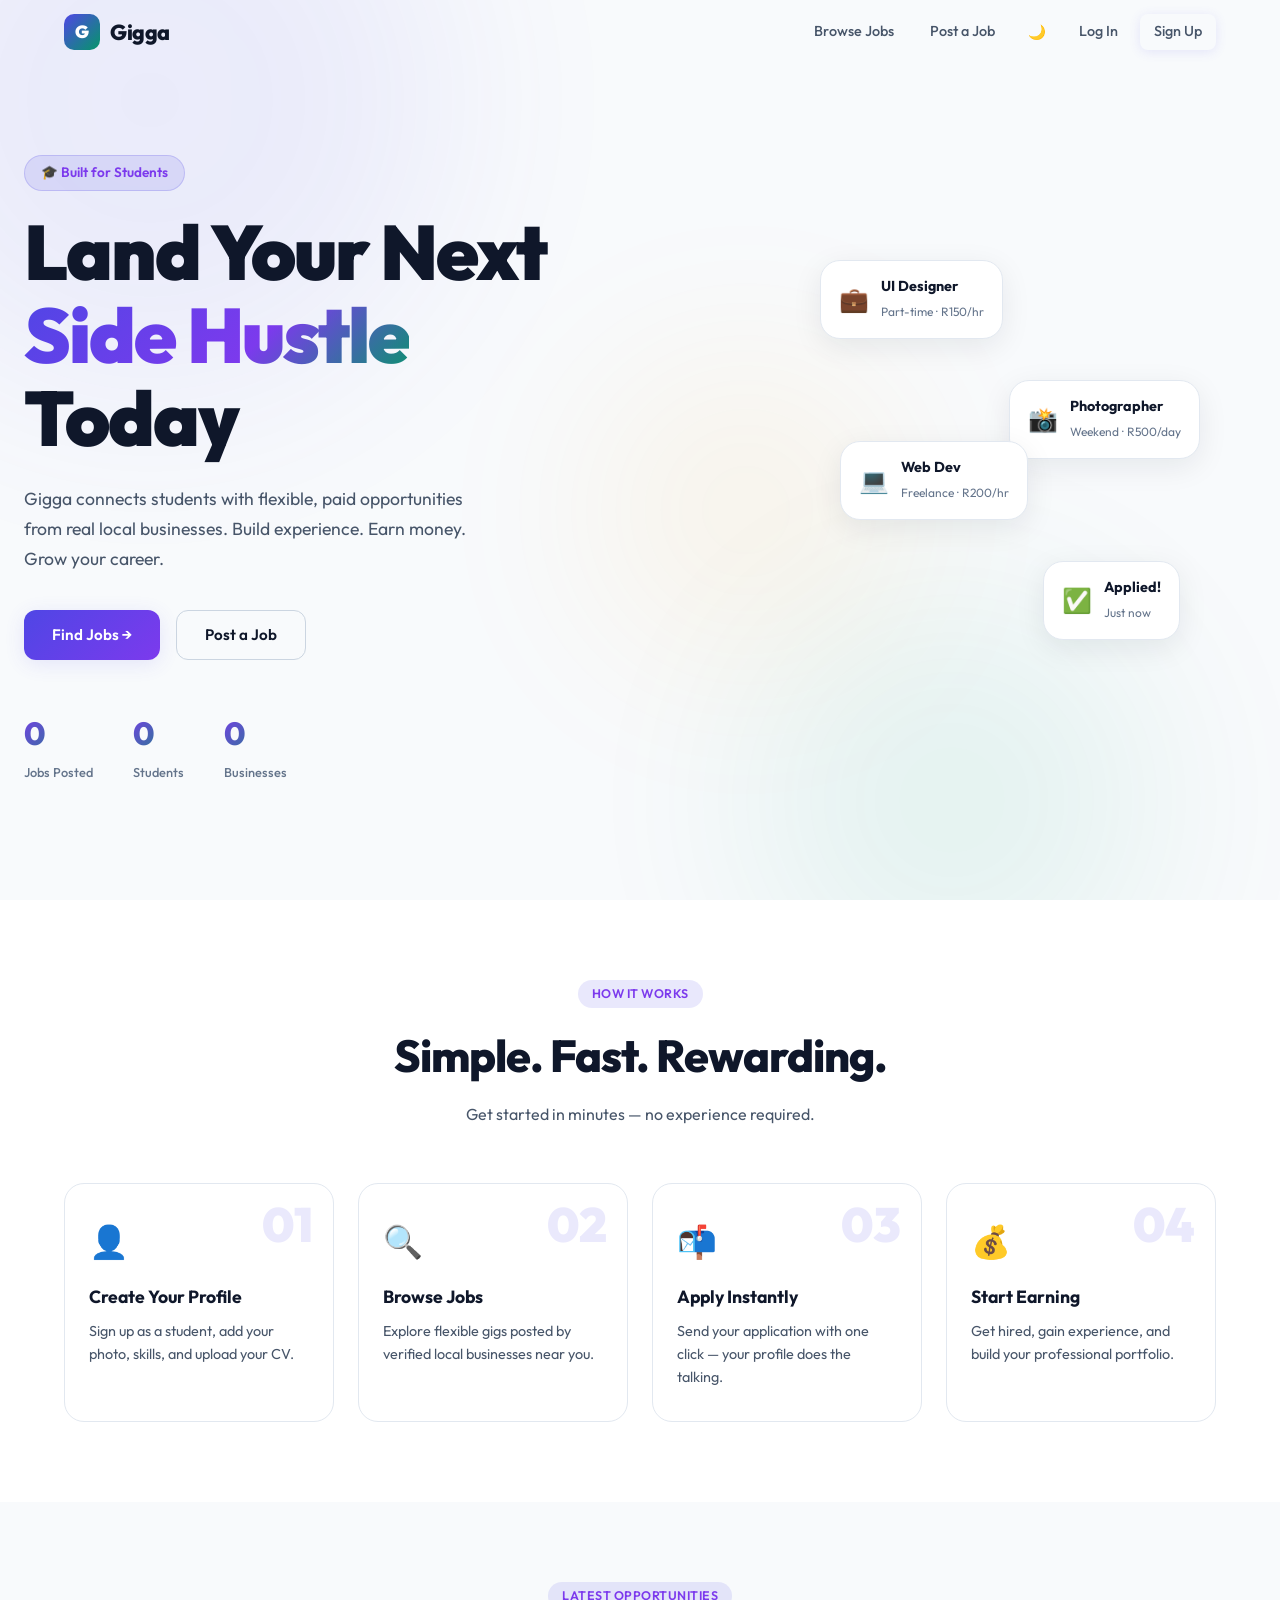
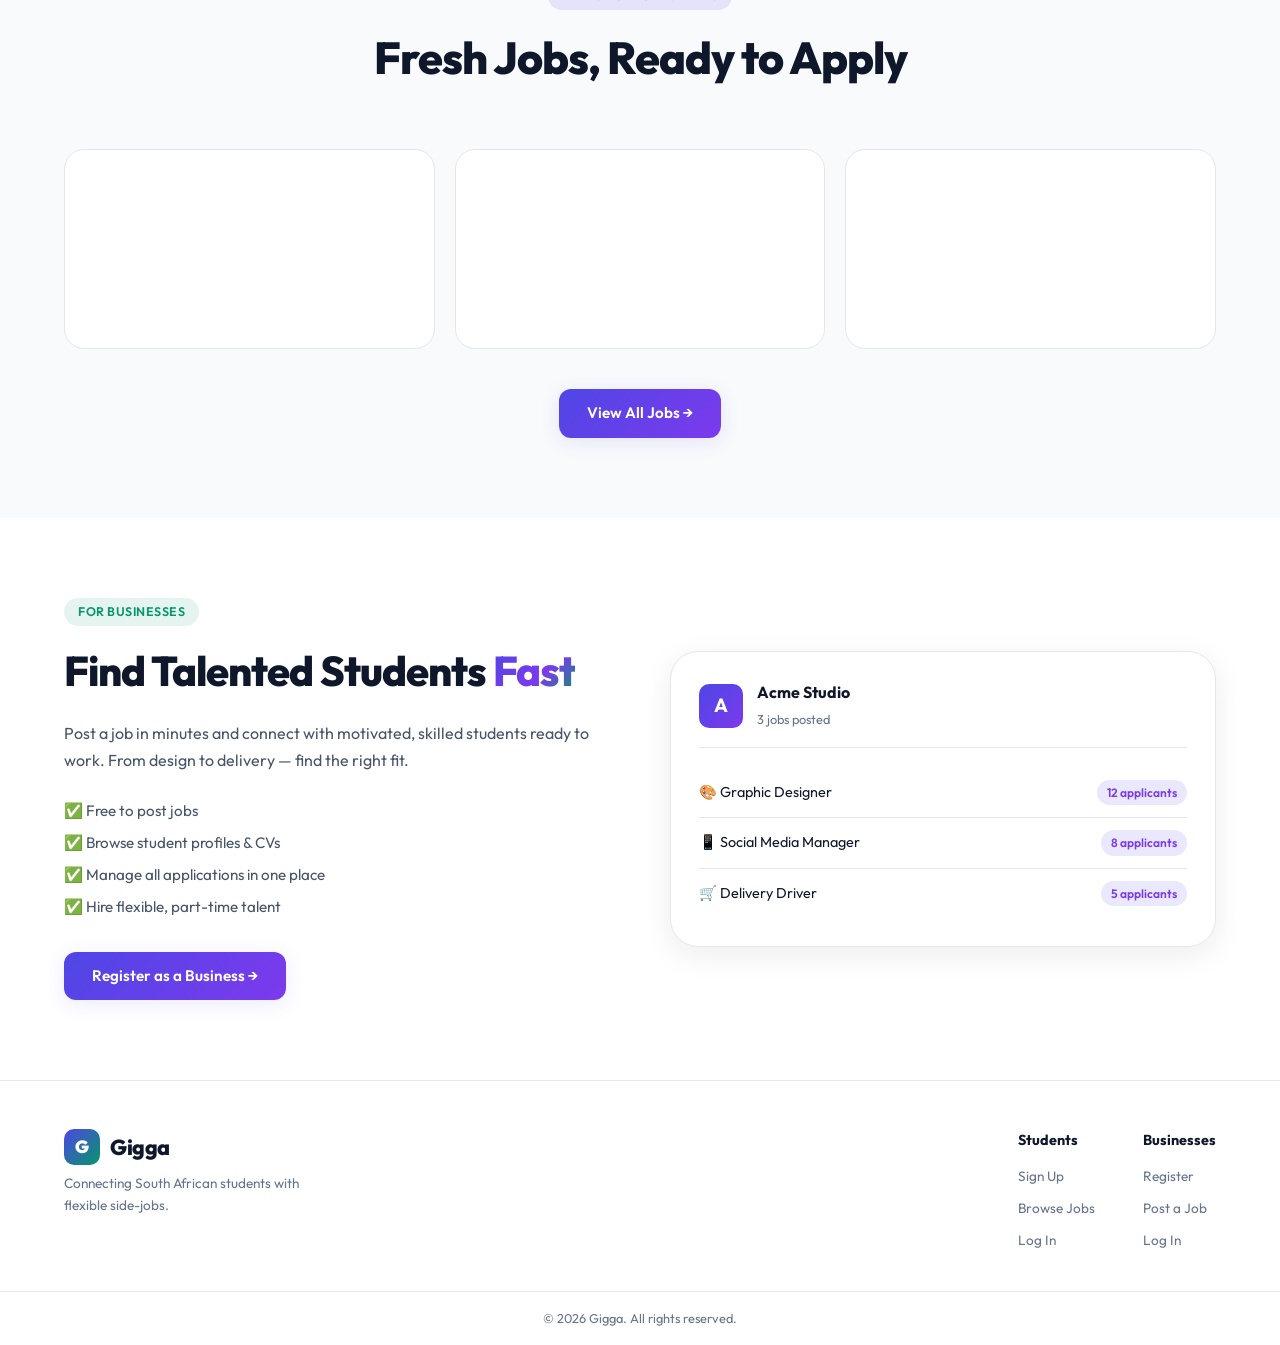
<file: index.html>
<!DOCTYPE html>
<html lang="en">
<head>
  <meta charset="UTF-8" />
  <meta name="viewport" content="width=device-width, initial-scale=1.0" />
  <title>Gigga – Student Side-Jobs Platform</title>
  <meta name="description" content="Gigga connects South African students with flexible side-jobs posted by local businesses. Apply today and start earning." />
  <link rel="preconnect" href="https://fonts.googleapis.com" />
  <link rel="preconnect" href="https://fonts.gstatic.com" crossorigin />
  <link href="https://fonts.googleapis.com/css2?family=Outfit:wght@300;400;500;600;700;800;900&display=swap" rel="stylesheet" />
  <script>
    // Prevent flash of wrong theme
    (function() {
      const prefersDark = window.matchMedia('(prefers-color-scheme: dark)').matches;
      const saved = localStorage.getItem('darkMode');
      const isDark = saved === 'true' || (saved === null && prefersDark);
      if (isDark) document.documentElement.classList.add('dark-mode');
    })();
  </script>
  <link rel="stylesheet" href="style.css" />
</head>
<body class="landing-page">
  <script>
    if (window.location.protocol === 'file:') {
      document.write('<div style="background:#dc2626; color:white; padding:12px; text-align:center; font-family:sans-serif; font-size:14px; font-weight:bold; position:fixed; top:0; left:0; right:0; z-index:9999;">⚠️ Warning: This website uses ES Modules and database features which are blocked when opened directly via file://. Please run the project on a local web server (like VS Code Live Server) to use the site.</div>');
      document.body.style.paddingTop = '50px';
    }
  </script>

  <!-- NAV -->
  <nav class="navbar" id="navbar">
    <div class="nav-inner">
      <a href="index.html" class="nav-logo">
        <span class="logo-icon">G</span>
        <span>Gigga</span>
      </a>
      <div class="nav-links" id="navLinks">
        <a href="jobs.html">Browse Jobs</a>
        <a href="register-business.html">Post a Job</a>
        <button class="dark-mode-toggle" id="darkModeToggle" aria-label="Toggle dark mode">🌙</button>
        <a href="login.html" class="btn-ghost">Log In</a>
        <a href="register-student.html" class="btn-primary-sm">Sign Up</a>
      </div>
      <button class="hamburger" id="hamburger" aria-label="Open menu">
        <span></span><span></span><span></span>
      </button>
    </div>
  </nav>

  <!-- HERO -->
  <section class="hero">
    <div class="hero-bg">
      <div class="hero-blob blob-1"></div>
      <div class="hero-blob blob-2"></div>
      <div class="hero-blob blob-3"></div>
    </div>
    <div class="hero-content">
      <div class="hero-badge">🎓 Built for Students</div>
      <h1 class="hero-title">
        Land Your Next<br />
        <span class="gradient-text">Side Hustle</span><br />
        Today
      </h1>
      <p class="hero-sub">
        Gigga connects students with flexible, paid opportunities from real local businesses.
        Build experience. Earn money. Grow your career.
      </p>
      <div class="hero-actions">
        <a href="register-student.html" class="btn-primary" id="heroStudentBtn">Find Jobs →</a>
        <a href="register-business.html" class="btn-outline" id="heroBusinessBtn">Post a Job</a>
      </div>
      <div class="hero-stats">
        <div class="stat"><span id="statJobs">0</span><small>Jobs Posted</small></div>
        <div class="stat"><span id="statStudents">0</span><small>Students</small></div>
        <div class="stat"><span id="statBusinesses">0</span><small>Businesses</small></div>
      </div>
    </div>
    <div class="hero-visual">
      <div class="floating-card card-a">
        <div class="fc-icon">💼</div>
        <div>
          <strong>UI Designer</strong>
          <small>Part-time · R150/hr</small>
        </div>
      </div>
      <div class="floating-card card-b">
        <div class="fc-icon">📸</div>
        <div>
          <strong>Photographer</strong>
          <small>Weekend · R500/day</small>
        </div>
      </div>
      <div class="floating-card card-c">
        <div class="fc-icon">💻</div>
        <div>
          <strong>Web Dev</strong>
          <small>Freelance · R200/hr</small>
        </div>
      </div>
      <div class="floating-card card-d">
        <div class="fc-icon">✅</div>
        <div>
          <strong>Applied!</strong>
          <small>Just now</small>
        </div>
      </div>
    </div>
  </section>

  <!-- HOW IT WORKS -->
  <section class="how-it-works section">
    <div class="container">
      <div class="section-header">
        <span class="pill">How It Works</span>
        <h2>Simple. Fast. Rewarding.</h2>
        <p>Get started in minutes — no experience required.</p>
      </div>
      <div class="steps-grid">
        <div class="step-card">
          <div class="step-num">01</div>
          <div class="step-icon">👤</div>
          <h3>Create Your Profile</h3>
          <p>Sign up as a student, add your photo, skills, and upload your CV.</p>
        </div>
        <div class="step-card">
          <div class="step-num">02</div>
          <div class="step-icon">🔍</div>
          <h3>Browse Jobs</h3>
          <p>Explore flexible gigs posted by verified local businesses near you.</p>
        </div>
        <div class="step-card">
          <div class="step-num">03</div>
          <div class="step-icon">📬</div>
          <h3>Apply Instantly</h3>
          <p>Send your application with one click — your profile does the talking.</p>
        </div>
        <div class="step-card">
          <div class="step-num">04</div>
          <div class="step-icon">💰</div>
          <h3>Start Earning</h3>
          <p>Get hired, gain experience, and build your professional portfolio.</p>
        </div>
      </div>
    </div>
  </section>

  <!-- FEATURED JOBS -->
  <section class="featured-jobs section">
    <div class="container">
      <div class="section-header">
        <span class="pill">Latest Opportunities</span>
        <h2>Fresh Jobs, Ready to Apply</h2>
      </div>
      <div class="jobs-preview-grid" id="featuredJobs">
        <!-- Loaded dynamically -->
        <div class="job-skeleton"></div>
        <div class="job-skeleton"></div>
        <div class="job-skeleton"></div>
      </div>
      <div class="center-btn">
        <a href="jobs.html" class="btn-primary">View All Jobs →</a>
      </div>
    </div>
  </section>

  <!-- FOR BUSINESSES -->
  <section class="for-business section">
    <div class="container biz-flex">
      <div class="biz-text">
        <span class="pill pill-alt">For Businesses</span>
        <h2>Find Talented Students <span class="gradient-text">Fast</span></h2>
        <p>Post a job in minutes and connect with motivated, skilled students ready to work. From design to delivery — find the right fit.</p>
        <ul class="biz-perks">
          <li>✅ Free to post jobs</li>
          <li>✅ Browse student profiles & CVs</li>
          <li>✅ Manage all applications in one place</li>
          <li>✅ Hire flexible, part-time talent</li>
        </ul>
        <a href="register-business.html" class="btn-primary" id="bizRegisterBtn">Register as a Business →</a>
      </div>
      <div class="biz-visual">
        <div class="biz-card">
          <div class="biz-card-header">
            <div class="biz-avatar">A</div>
            <div>
              <strong>Acme Studio</strong>
              <small>3 jobs posted</small>
            </div>
          </div>
          <div class="biz-job-item">
            <span>🎨 Graphic Designer</span>
            <span class="pill-tag">12 applicants</span>
          </div>
          <div class="biz-job-item">
            <span>📱 Social Media Manager</span>
            <span class="pill-tag">8 applicants</span>
          </div>
          <div class="biz-job-item">
            <span>🛒 Delivery Driver</span>
            <span class="pill-tag">5 applicants</span>
          </div>
        </div>
      </div>
    </div>
  </section>

  <!-- FOOTER -->
  <footer class="footer">
    <div class="container footer-inner">
      <div class="footer-brand">
        <a href="index.html" class="nav-logo">
          <span class="logo-icon">G</span>
          <span>Gigga</span>
        </a>
        <p>Connecting South African students with flexible side-jobs.</p>
      </div>
      <div class="footer-links">
        <div class="footer-col">
          <strong>Students</strong>
          <a href="register-student.html">Sign Up</a>
          <a href="jobs.html">Browse Jobs</a>
          <a href="login.html">Log In</a>
        </div>
        <div class="footer-col">
          <strong>Businesses</strong>
          <a href="register-business.html">Register</a>
          <a href="post-job.html">Post a Job</a>
          <a href="login.html">Log In</a>
        </div>
      </div>
    </div>
    <div class="footer-bottom">
      <p>© 2026 Gigga. All rights reserved.</p>
    </div>
  </footer>

  <script type="module" src="landing.js"></script>
</body>
</html>
</file>
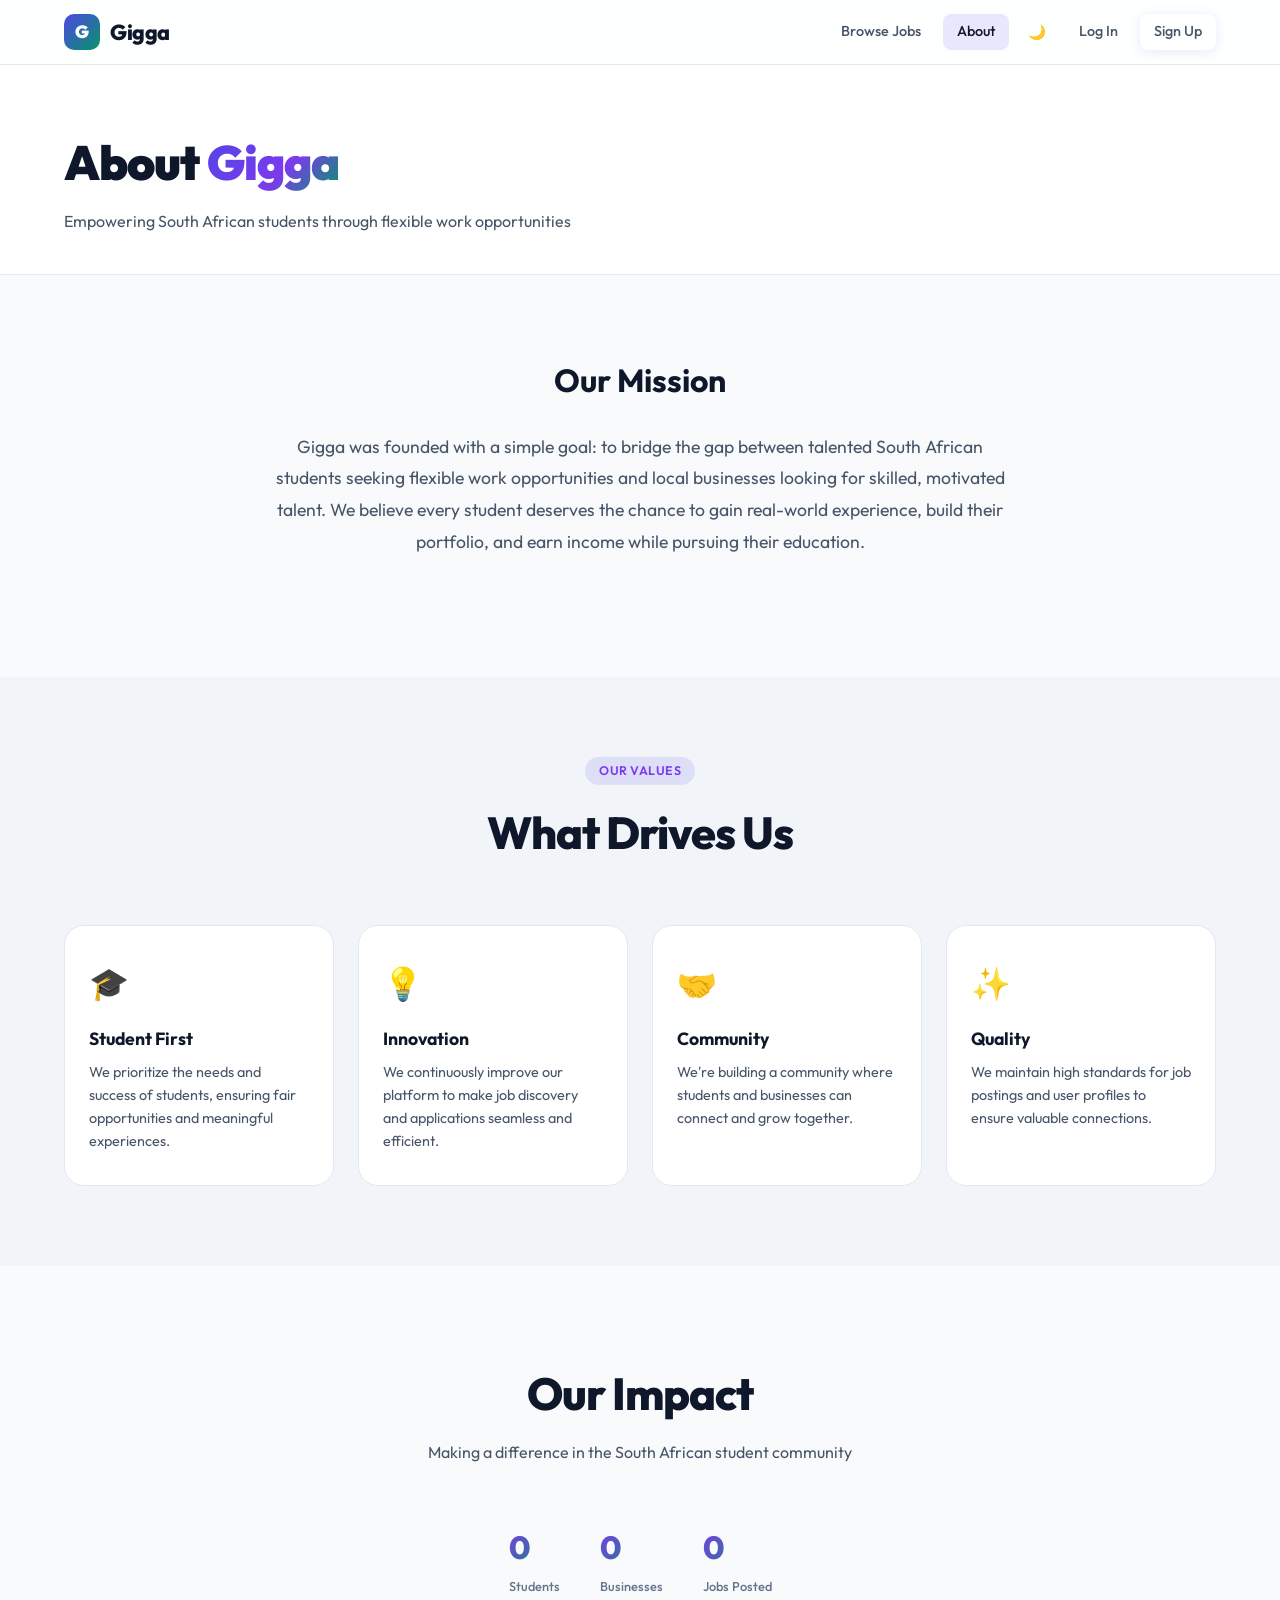
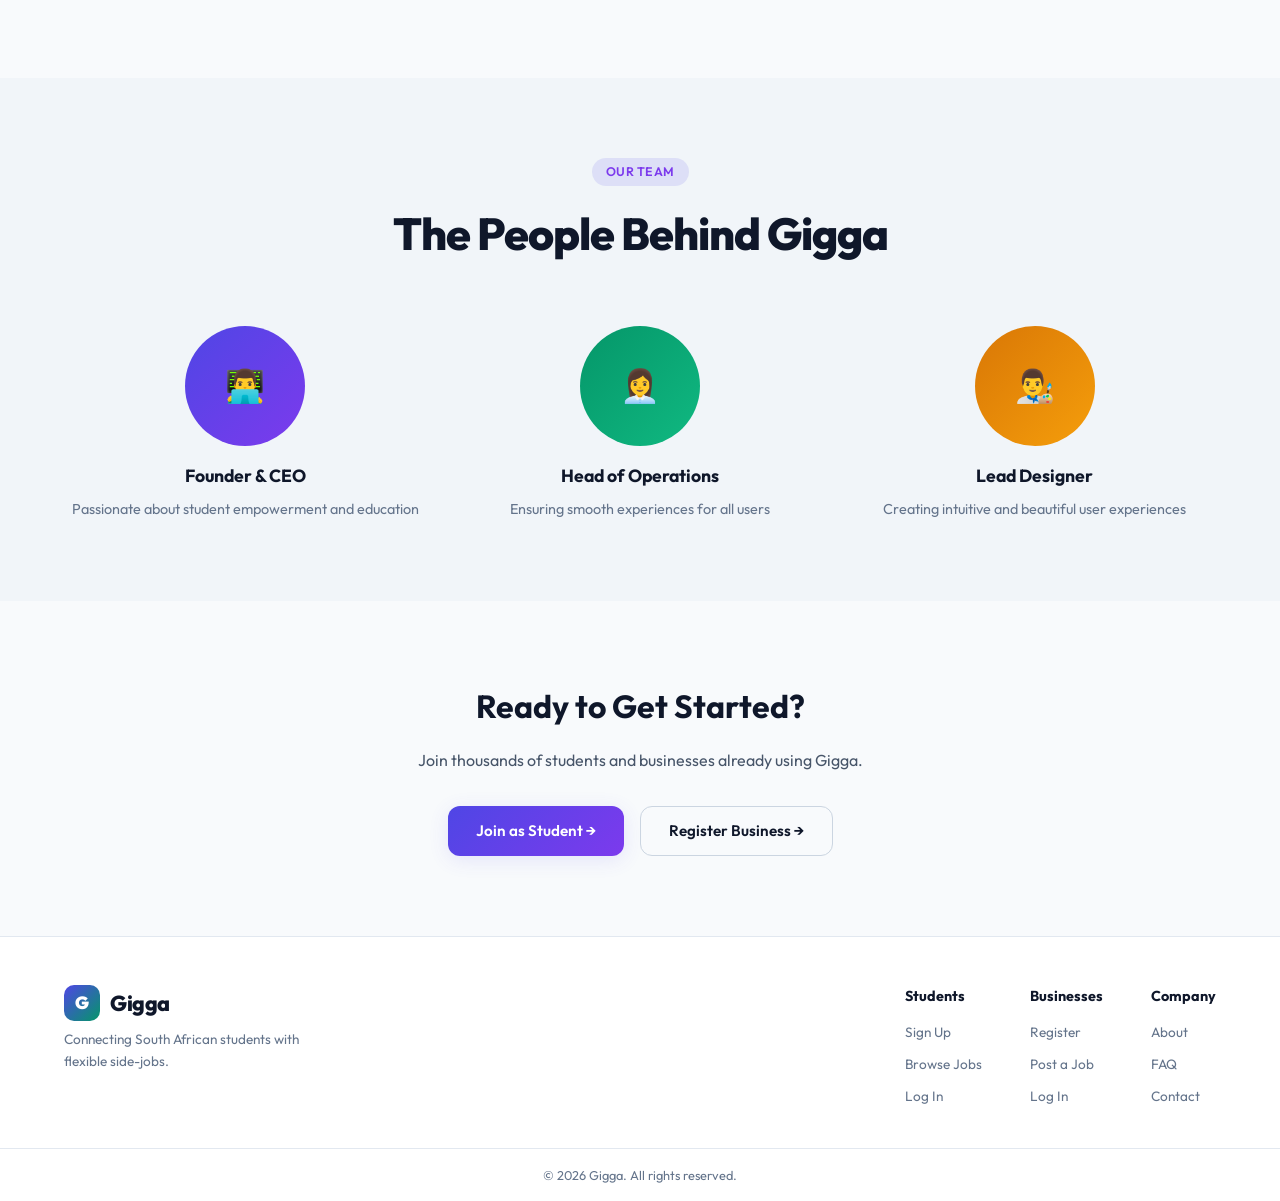
<file: about.html>
<!DOCTYPE html>
<html lang="en">
<head>
  <meta charset="UTF-8" />
  <meta name="viewport" content="width=device-width, initial-scale=1.0" />
  <title>About Us – Gigga</title>
  <meta name="description" content="Learn about Gigga's mission to connect South African students with flexible side-jobs." />
  <link rel="preconnect" href="https://fonts.googleapis.com" />
  <link rel="preconnect" href="https://fonts.gstatic.com" crossorigin />
  <link href="https://fonts.googleapis.com/css2?family=Outfit:wght@300;400;500;600;700;800;900&display=swap" rel="stylesheet" />
  <script>
    // Prevent flash of wrong theme
    (function() {
      const prefersDark = window.matchMedia('(prefers-color-scheme: dark)').matches;
      const saved = localStorage.getItem('darkMode');
      const isDark = saved === 'true' || (saved === null && prefersDark);
      if (isDark) document.documentElement.classList.add('dark-mode');
    })();
  </script>
  <link rel="stylesheet" href="style.css" />
</head>
<body class="inner-page">

  <!-- NAV -->
  <nav class="navbar scrolled" id="navbar">
    <div class="nav-inner">
      <a href="index.html" class="nav-logo">
        <span class="logo-icon">G</span>
        <span>Gigga</span>
      </a>
      <div class="nav-links" id="navLinks">
        <a href="jobs.html">Browse Jobs</a>
        <a href="about.html" class="active">About</a>
        <button class="dark-mode-toggle" id="darkModeToggle" aria-label="Toggle dark mode">🌙</button>
        <a href="login.html" id="navLogin" class="btn-ghost">Log In</a>
        <a href="register-student.html" id="navSignup" class="btn-primary-sm">Sign Up</a>
      </div>
      <button class="hamburger" id="hamburger" aria-label="Open menu">
        <span></span><span></span><span></span>
      </button>
    </div>
  </nav>

  <!-- PAGE HEADER -->
  <section class="page-header">
    <div class="container">
      <h1>About <span class="gradient-text">Gigga</span></h1>
      <p>Empowering South African students through flexible work opportunities</p>
    </div>
  </section>

  <!-- MISSION SECTION -->
  <section class="section">
    <div class="container" style="max-width: 800px; text-align: center;">
      <h2 style="font-size: 2rem; margin-bottom: 24px;">Our Mission</h2>
      <p style="font-size: 1.1rem; color: var(--text-2); line-height: 1.8; margin-bottom: 40px;">
        Gigga was founded with a simple goal: to bridge the gap between talented South African students seeking flexible work opportunities and local businesses looking for skilled, motivated talent. We believe every student deserves the chance to gain real-world experience, build their portfolio, and earn income while pursuing their education.
      </p>
    </div>
  </section>

  <!-- VALUES SECTION -->
  <section class="section" style="background: var(--bg-card-2);">
    <div class="container">
      <div class="section-header" style="text-align: center;">
        <span class="pill">Our Values</span>
        <h2>What Drives Us</h2>
      </div>
      <div class="steps-grid">
        <div class="step-card">
          <div class="step-icon">🎓</div>
          <h3>Student First</h3>
          <p>We prioritize the needs and success of students, ensuring fair opportunities and meaningful experiences.</p>
        </div>
        <div class="step-card">
          <div class="step-icon">💡</div>
          <h3>Innovation</h3>
          <p>We continuously improve our platform to make job discovery and applications seamless and efficient.</p>
        </div>
        <div class="step-card">
          <div class="step-icon">🤝</div>
          <h3>Community</h3>
          <p>We're building a community where students and businesses can connect and grow together.</p>
        </div>
        <div class="step-card">
          <div class="step-icon">✨</div>
          <h3>Quality</h3>
          <p>We maintain high standards for job postings and user profiles to ensure valuable connections.</p>
        </div>
      </div>
    </div>
  </section>

  <!-- STATS SECTION -->
  <section class="section">
    <div class="container">
      <div class="section-header" style="text-align: center;">
        <h2>Our Impact</h2>
        <p>Making a difference in the South African student community</p>
      </div>
      <div class="hero-stats" style="justify-content: center; margin-top: 40px;">
        <div class="stat"><span id="statStudents">0</span><small>Students</small></div>
        <div class="stat"><span id="statBusinesses">0</span><small>Businesses</small></div>
        <div class="stat"><span id="statJobs">0</span><small>Jobs Posted</small></div>
      </div>
    </div>
  </section>

  <!-- TEAM SECTION -->
  <section class="section" style="background: var(--bg-card-2);">
    <div class="container">
      <div class="section-header" style="text-align: center;">
        <span class="pill">Our Team</span>
        <h2>The People Behind Gigga</h2>
      </div>
      <div style="display: grid; grid-template-columns: repeat(auto-fit, minmax(250px, 1fr)); gap: 32px; margin-top: 40px;">
        <div style="text-align: center;">
          <div style="width: 120px; height: 120px; border-radius: 50%; background: linear-gradient(135deg, var(--accent), var(--accent-2)); margin: 0 auto 16px; display: flex; align-items: center; justify-content: center; font-size: 2rem; color: white;">👨‍💻</div>
          <h3 style="font-size: 1.1rem; margin-bottom: 8px;">Founder & CEO</h3>
          <p style="color: var(--text-3); font-size: 0.9rem;">Passionate about student empowerment and education</p>
        </div>
        <div style="text-align: center;">
          <div style="width: 120px; height: 120px; border-radius: 50%; background: linear-gradient(135deg, var(--green), #10b981); margin: 0 auto 16px; display: flex; align-items: center; justify-content: center; font-size: 2rem; color: white;">👩‍💼</div>
          <h3 style="font-size: 1.1rem; margin-bottom: 8px;">Head of Operations</h3>
          <p style="color: var(--text-3); font-size: 0.9rem;">Ensuring smooth experiences for all users</p>
        </div>
        <div style="text-align: center;">
          <div style="width: 120px; height: 120px; border-radius: 50%; background: linear-gradient(135deg, var(--amber), #f59e0b); margin: 0 auto 16px; display: flex; align-items: center; justify-content: center; font-size: 2rem; color: white;">👨‍🎨</div>
          <h3 style="font-size: 1.1rem; margin-bottom: 8px;">Lead Designer</h3>
          <p style="color: var(--text-3); font-size: 0.9rem;">Creating intuitive and beautiful user experiences</p>
        </div>
      </div>
    </div>
  </section>

  <!-- CTA SECTION -->
  <section class="section">
    <div class="container" style="text-align: center; max-width: 600px;">
      <h2 style="font-size: 2rem; margin-bottom: 16px;">Ready to Get Started?</h2>
      <p style="color: var(--text-2); margin-bottom: 32px;">Join thousands of students and businesses already using Gigga.</p>
      <div style="display: flex; gap: 16px; justify-content: center; flex-wrap: wrap;">
        <a href="register-student.html" class="btn-primary">Join as Student →</a>
        <a href="register-business.html" class="btn-outline">Register Business →</a>
      </div>
    </div>
  </section>

  <!-- FOOTER -->
  <footer class="footer">
    <div class="container footer-inner">
      <div class="footer-brand">
        <a href="index.html" class="nav-logo">
          <span class="logo-icon">G</span>
          <span>Gigga</span>
        </a>
        <p>Connecting South African students with flexible side-jobs.</p>
      </div>
      <div class="footer-links">
        <div class="footer-col">
          <strong>Students</strong>
          <a href="register-student.html">Sign Up</a>
          <a href="jobs.html">Browse Jobs</a>
          <a href="login.html">Log In</a>
        </div>
        <div class="footer-col">
          <strong>Businesses</strong>
          <a href="register-business.html">Register</a>
          <a href="post-job.html">Post a Job</a>
          <a href="login.html">Log In</a>
        </div>
        <div class="footer-col">
          <strong>Company</strong>
          <a href="about.html">About</a>
          <a href="faq.html">FAQ</a>
          <a href="contact.html">Contact</a>
        </div>
      </div>
    </div>
    <div class="footer-bottom">
      <p>© 2026 Gigga. All rights reserved.</p>
    </div>
  </footer>

  <script type="module" src="about.js"></script>
</body>
</html>
</file>
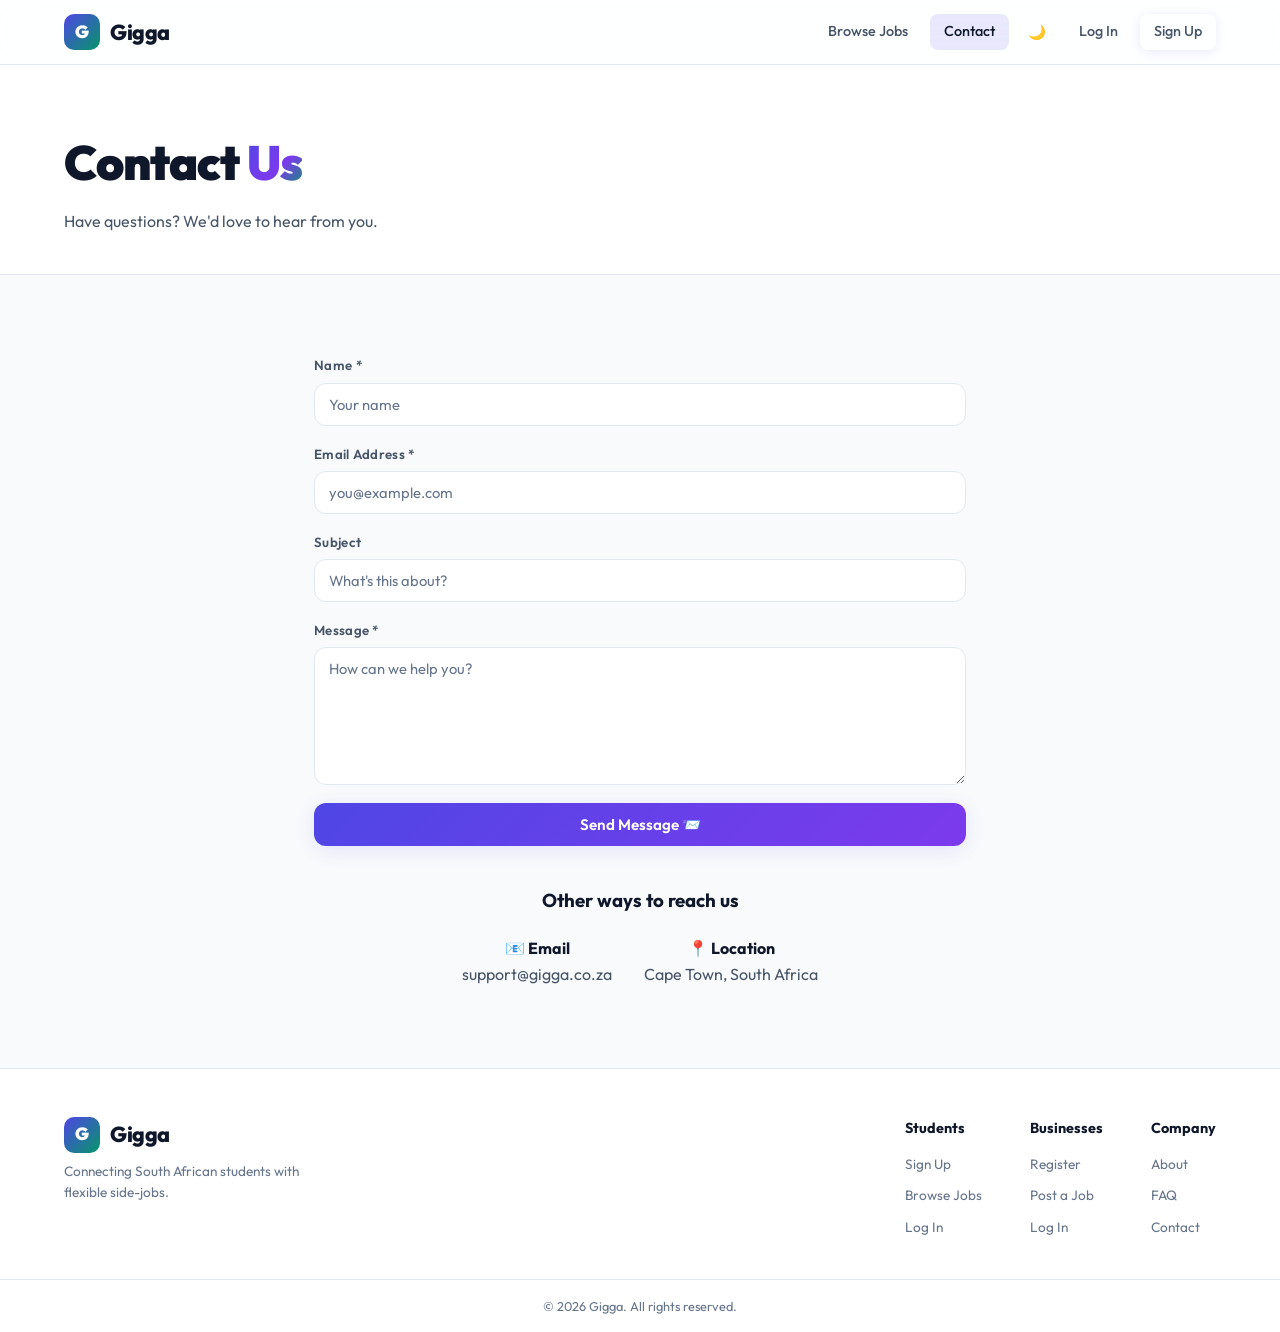
<file: contact.html>
<!DOCTYPE html>
<html lang="en">
<head>
  <meta charset="UTF-8" />
  <meta name="viewport" content="width=device-width, initial-scale=1.0" />
  <title>Contact Us – Gigga</title>
  <meta name="description" content="Get in touch with the Gigga team for support or inquiries." />
  <link rel="preconnect" href="https://fonts.googleapis.com" />
  <link rel="preconnect" href="https://fonts.gstatic.com" crossorigin />
  <link href="https://fonts.googleapis.com/css2?family=Outfit:wght@300;400;500;600;700;800;900&display=swap" rel="stylesheet" />
  <script>
    // Prevent flash of wrong theme
    (function() {
      const prefersDark = window.matchMedia('(prefers-color-scheme: dark)').matches;
      const saved = localStorage.getItem('darkMode');
      const isDark = saved === 'true' || (saved === null && prefersDark);
      if (isDark) document.documentElement.classList.add('dark-mode');
    })();
  </script>
  <link rel="stylesheet" href="style.css" />
</head>
<body class="inner-page">

  <!-- NAV -->
  <nav class="navbar scrolled" id="navbar">
    <div class="nav-inner">
      <a href="index.html" class="nav-logo">
        <span class="logo-icon">G</span>
        <span>Gigga</span>
      </a>
      <div class="nav-links" id="navLinks">
        <a href="jobs.html">Browse Jobs</a>
        <a href="contact.html" class="active">Contact</a>
        <button class="dark-mode-toggle" id="darkModeToggle" aria-label="Toggle dark mode">🌙</button>
        <a href="login.html" id="navLogin" class="btn-ghost">Log In</a>
        <a href="register-student.html" id="navSignup" class="btn-primary-sm">Sign Up</a>
      </div>
      <button class="hamburger" id="hamburger" aria-label="Open menu">
        <span></span><span></span><span></span>
      </button>
    </div>
  </nav>

  <!-- PAGE HEADER -->
  <section class="page-header">
    <div class="container">
      <h1>Contact <span class="gradient-text">Us</span></h1>
      <p>Have questions? We'd love to hear from you.</p>
    </div>
  </section>

  <!-- CONTACT SECTION -->
  <section class="form-section section">
    <div class="container form-container">
      <div id="contactMsg" class="auth-msg hidden"></div>

      <form id="contactForm" class="auth-form" novalidate>
        <div class="form-group">
          <label for="contactName">Name *</label>
          <input type="text" id="contactName" placeholder="Your name" required />
        </div>
        <div class="form-group">
          <label for="contactEmail">Email Address *</label>
          <input type="email" id="contactEmail" placeholder="you@example.com" required />
        </div>
        <div class="form-group">
          <label for="contactSubject">Subject</label>
          <input type="text" id="contactSubject" placeholder="What's this about?" />
        </div>
        <div class="form-group">
          <label for="contactMessage">Message *</label>
          <textarea id="contactMessage" rows="6" placeholder="How can we help you?" required></textarea>
        </div>
        <button type="submit" class="btn-primary full" id="contactBtn">Send Message 📨</button>
      </form>

      <div class="contact-info" style="margin-top: 40px; text-align: center;">
        <h3>Other ways to reach us</h3>
        <div style="display: flex; justify-content: center; gap: 32px; margin-top: 20px; flex-wrap: wrap;">
          <div>
            <strong>📧 Email</strong>
            <p style="color: var(--text-2);">support@gigga.co.za</p>
          </div>
          <div>
            <strong>📍 Location</strong>
            <p style="color: var(--text-2);">Cape Town, South Africa</p>
          </div>
        </div>
      </div>
    </div>
  </section>

  <!-- FOOTER -->
  <footer class="footer">
    <div class="container footer-inner">
      <div class="footer-brand">
        <a href="index.html" class="nav-logo">
          <span class="logo-icon">G</span>
          <span>Gigga</span>
        </a>
        <p>Connecting South African students with flexible side-jobs.</p>
      </div>
      <div class="footer-links">
        <div class="footer-col">
          <strong>Students</strong>
          <a href="register-student.html">Sign Up</a>
          <a href="jobs.html">Browse Jobs</a>
          <a href="login.html">Log In</a>
        </div>
        <div class="footer-col">
          <strong>Businesses</strong>
          <a href="register-business.html">Register</a>
          <a href="post-job.html">Post a Job</a>
          <a href="login.html">Log In</a>
        </div>
        <div class="footer-col">
          <strong>Company</strong>
          <a href="about.html">About</a>
          <a href="faq.html">FAQ</a>
          <a href="contact.html">Contact</a>
        </div>
      </div>
    </div>
    <div class="footer-bottom">
      <p>© 2026 Gigga. All rights reserved.</p>
    </div>
  </footer>

  <script type="module" src="contact.js"></script>
</body>
</html>
</file>
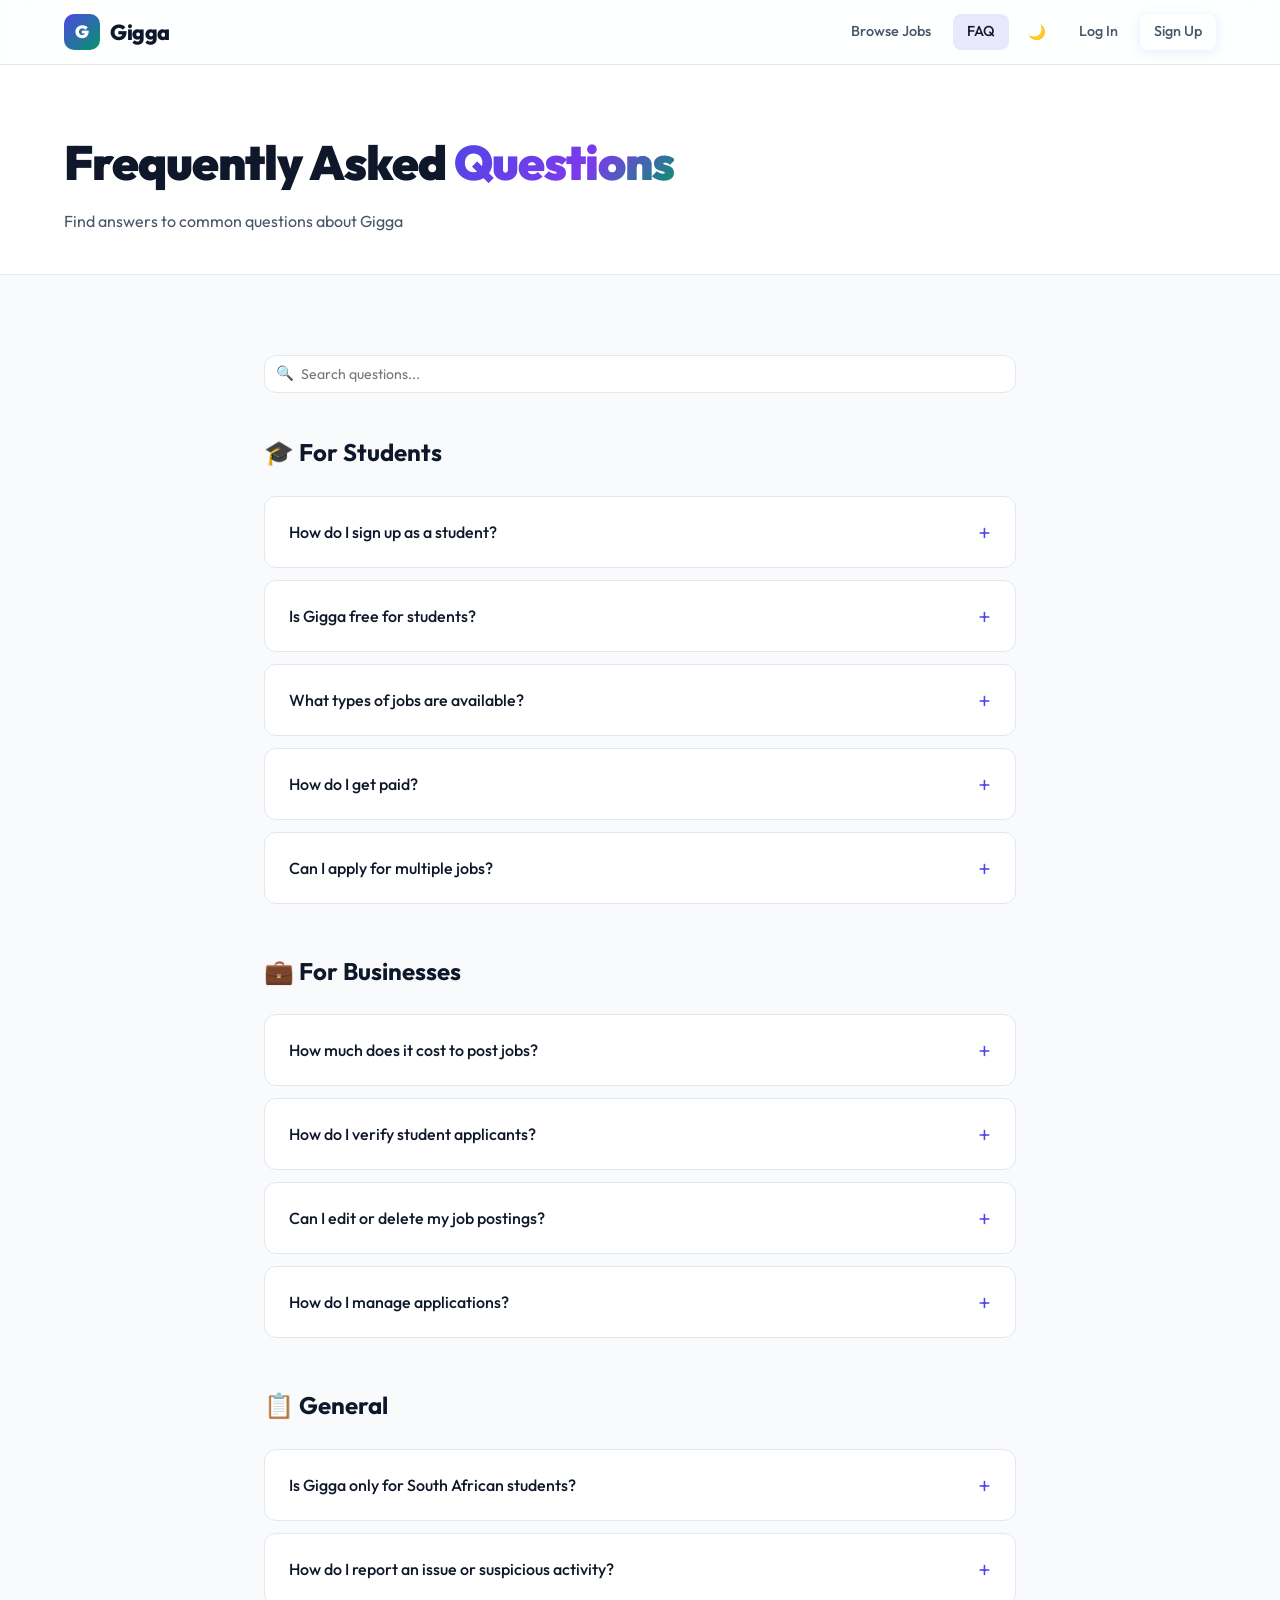
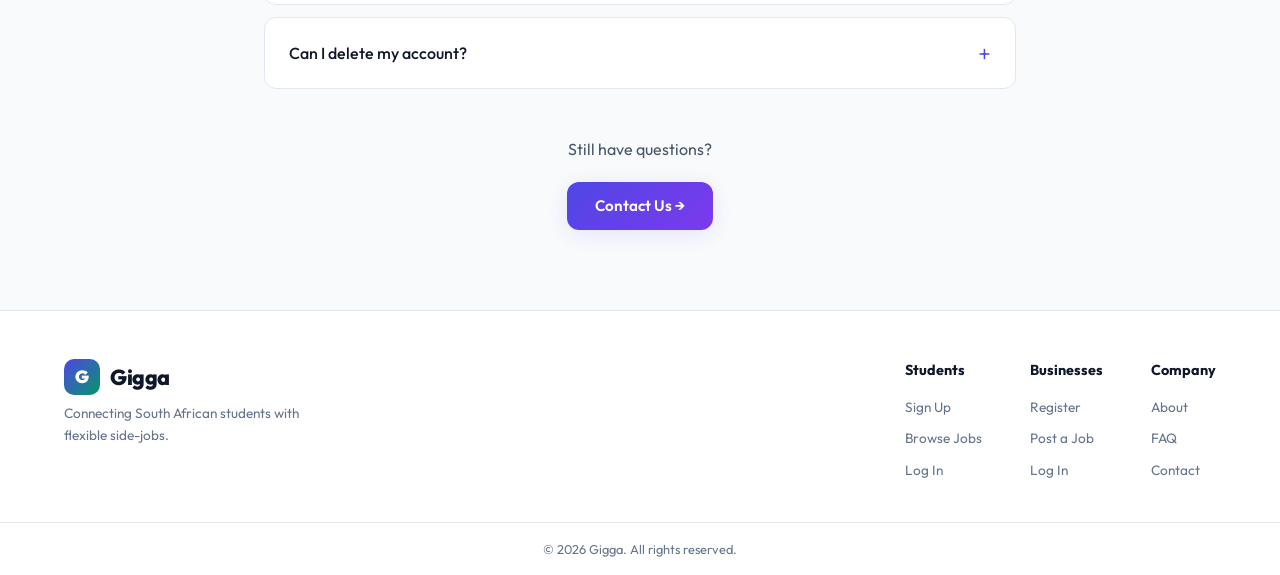
<file: faq.html>
<!DOCTYPE html>
<html lang="en">
<head>
  <meta charset="UTF-8" />
  <meta name="viewport" content="width=device-width, initial-scale=1.0" />
  <title>FAQ – Gigga</title>
  <meta name="description" content="Frequently asked questions about Gigga - the student side-jobs platform." />
  <link rel="preconnect" href="https://fonts.googleapis.com" />
  <link rel="preconnect" href="https://fonts.gstatic.com" crossorigin />
  <link href="https://fonts.googleapis.com/css2?family=Outfit:wght@300;400;500;600;700;800;900&display=swap" rel="stylesheet" />
  <script>
    // Prevent flash of wrong theme
    (function() {
      const prefersDark = window.matchMedia('(prefers-color-scheme: dark)').matches;
      const saved = localStorage.getItem('darkMode');
      const isDark = saved === 'true' || (saved === null && prefersDark);
      if (isDark) document.documentElement.classList.add('dark-mode');
    })();
  </script>
  <link rel="stylesheet" href="style.css" />
</head>
<body class="inner-page">

  <!-- NAV -->
  <nav class="navbar scrolled" id="navbar">
    <div class="nav-inner">
      <a href="index.html" class="nav-logo">
        <span class="logo-icon">G</span>
        <span>Gigga</span>
      </a>
      <div class="nav-links" id="navLinks">
        <a href="jobs.html">Browse Jobs</a>
        <a href="faq.html" class="active">FAQ</a>
        <button class="dark-mode-toggle" id="darkModeToggle" aria-label="Toggle dark mode">🌙</button>
        <a href="login.html" id="navLogin" class="btn-ghost">Log In</a>
        <a href="register-student.html" id="navSignup" class="btn-primary-sm">Sign Up</a>
      </div>
      <button class="hamburger" id="hamburger" aria-label="Open menu">
        <span></span><span></span><span></span>
      </button>
    </div>
  </nav>

  <!-- PAGE HEADER -->
  <section class="page-header">
    <div class="container">
      <h1>Frequently Asked <span class="gradient-text">Questions</span></h1>
      <p>Find answers to common questions about Gigga</p>
    </div>
  </section>

  <!-- FAQ SECTION -->
  <section class="section">
    <div class="container" style="max-width: 800px;">
      
      <!-- Search -->
      <div class="search-wrap" style="margin-bottom: 40px;">
        <span class="search-icon">🔍</span>
        <input type="text" id="faqSearch" placeholder="Search questions..." />
      </div>

      <!-- Student FAQs -->
      <div class="faq-category">
        <h2>🎓 For Students</h2>
        
        <div class="faq-item">
          <button class="faq-question">
            <span>How do I sign up as a student?</span>
            <span class="faq-icon">+</span>
          </button>
          <div class="faq-answer">
            <p>Click "Sign Up" on the homepage and select "Join as a Student". Fill in your details, upload your CV, and create your profile. It only takes a few minutes!</p>
          </div>
        </div>

        <div class="faq-item">
          <button class="faq-question">
            <span>Is Gigga free for students?</span>
            <span class="faq-icon">+</span>
          </button>
          <div class="faq-answer">
            <p>Yes! Gigga is completely free for students. You can browse jobs, apply, and communicate with businesses at no cost.</p>
          </div>
        </div>

        <div class="faq-item">
          <button class="faq-question">
            <span>What types of jobs are available?</span>
            <span class="faq-icon">+</span>
          </button>
          <div class="faq-answer">
            <p>We offer various flexible opportunities including part-time work, freelance projects, weekend gigs, and once-off tasks across categories like technology, design, marketing, hospitality, and more.</p>
          </div>
        </div>

        <div class="faq-item">
          <button class="faq-question">
            <span>How do I get paid?</span>
            <span class="faq-icon">+</span>
          </button>
          <div class="faq-answer">
            <p>Payment arrangements are made directly between you and the business. Each job listing specifies the pay rate or amount. Discuss payment terms before accepting any work.</p>
          </div>
        </div>

        <div class="faq-item">
          <button class="faq-question">
            <span>Can I apply for multiple jobs?</span>
            <span class="faq-icon">+</span>
          </button>
          <div class="faq-answer">
            <p>Absolutely! You can apply to as many jobs as you'd like. We recommend applying to positions that match your skills and availability.</p>
          </div>
        </div>
      </div>

      <!-- Business FAQs -->
      <div class="faq-category">
        <h2>💼 For Businesses</h2>
        
        <div class="faq-item">
          <button class="faq-question">
            <span>How much does it cost to post jobs?</span>
            <span class="faq-icon">+</span>
          </button>
          <div class="faq-answer">
            <p>Posting jobs on Gigga is currently free! You can post unlimited jobs and receive applications from talented students at no cost.</p>
          </div>
        </div>

        <div class="faq-item">
          <button class="faq-question">
            <span>How do I verify student applicants?</span>
            <span class="faq-icon">+</span>
          </button>
          <div class="faq-answer">
            <p>Each student profile includes their university, field of study, skills, and uploaded CV. You can review this information and message applicants directly to ask follow-up questions.</p>
          </div>
        </div>

        <div class="faq-item">
          <button class="faq-question">
            <span>Can I edit or delete my job postings?</span>
            <span class="faq-icon">+</span>
          </button>
          <div class="faq-answer">
            <p>Yes! Go to your profile and navigate to "My Posted Jobs". From there, you can edit job details or delete postings that are no longer needed.</p>
          </div>
        </div>

        <div class="faq-item">
          <button class="faq-question">
            <span>How do I manage applications?</span>
            <span class="faq-icon">+</span>
          </button>
          <div class="faq-answer">
            <p>View all applications for your jobs in your profile dashboard. You can accept or reject applicants, view their profiles and CVs, and send messages to communicate.</p>
          </div>
        </div>
      </div>

      <!-- General FAQs -->
      <div class="faq-category">
        <h2>📋 General</h2>
        
        <div class="faq-item">
          <button class="faq-question">
            <span>Is Gigga only for South African students?</span>
            <span class="faq-icon">+</span>
          </button>
          <div class="faq-answer">
            <p>Gigga is designed for the South African market, focusing on local businesses and students. However, we welcome all students studying in South Africa.</p>
          </div>
        </div>

        <div class="faq-item">
          <button class="faq-question">
            <span>How do I report an issue or suspicious activity?</span>
            <span class="faq-icon">+</span>
          </button>
          <div class="faq-answer">
            <p>Please contact us immediately through our contact page if you encounter any issues, suspicious job postings, or inappropriate behavior. We take user safety seriously.</p>
          </div>
        </div>

        <div class="faq-item">
          <button class="faq-question">
            <span>Can I delete my account?</span>
            <span class="faq-icon">+</span>
          </button>
          <div class="faq-answer">
            <p>Yes, you can delete your account from your profile settings. Note that this will permanently remove your data and cannot be undone.</p>
          </div>
        </div>
      </div>

      <!-- Contact CTA -->
      <div class="center-btn">
        <p style="margin-bottom: 20px; color: var(--text-2);">Still have questions?</p>
        <a href="contact.html" class="btn-primary">Contact Us →</a>
      </div>

    </div>
  </section>

  <!-- FOOTER -->
  <footer class="footer">
    <div class="container footer-inner">
      <div class="footer-brand">
        <a href="index.html" class="nav-logo">
          <span class="logo-icon">G</span>
          <span>Gigga</span>
        </a>
        <p>Connecting South African students with flexible side-jobs.</p>
      </div>
      <div class="footer-links">
        <div class="footer-col">
          <strong>Students</strong>
          <a href="register-student.html">Sign Up</a>
          <a href="jobs.html">Browse Jobs</a>
          <a href="login.html">Log In</a>
        </div>
        <div class="footer-col">
          <strong>Businesses</strong>
          <a href="register-business.html">Register</a>
          <a href="post-job.html">Post a Job</a>
          <a href="login.html">Log In</a>
        </div>
        <div class="footer-col">
          <strong>Company</strong>
          <a href="about.html">About</a>
          <a href="faq.html">FAQ</a>
          <a href="contact.html">Contact</a>
        </div>
      </div>
    </div>
    <div class="footer-bottom">
      <p>© 2026 Gigga. All rights reserved.</p>
    </div>
  </footer>

  <script type="module" src="faq.js"></script>
</body>
</html>
</file>
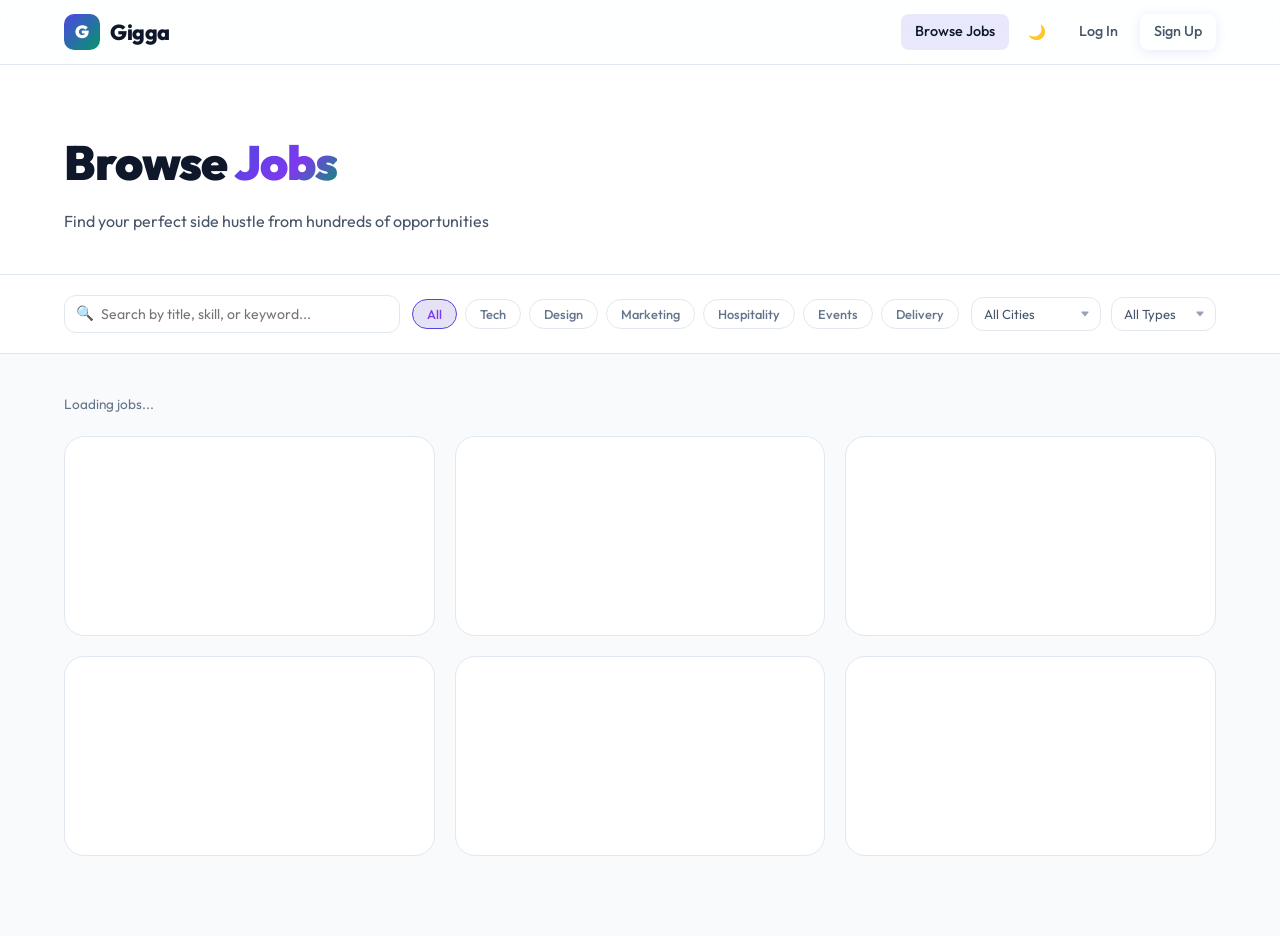
<file: jobs.html>
<!DOCTYPE html>
<html lang="en">
<head>
  <meta charset="UTF-8" />
  <meta name="viewport" content="width=device-width, initial-scale=1.0" />
  <title>Browse Jobs – Gigga</title>
  <meta name="description" content="Browse flexible student side-jobs posted by local businesses on Gigga." />
  <link rel="preconnect" href="https://fonts.googleapis.com" />
  <link rel="preconnect" href="https://fonts.gstatic.com" crossorigin />
  <link href="https://fonts.googleapis.com/css2?family=Outfit:wght@300;400;500;600;700;800;900&display=swap" rel="stylesheet" />
  <script>
    // Prevent flash of wrong theme
    (function() {
      const prefersDark = window.matchMedia('(prefers-color-scheme: dark)').matches;
      const saved = localStorage.getItem('darkMode');
      const isDark = saved === 'true' || (saved === null && prefersDark);
      if (isDark) document.documentElement.classList.add('dark-mode');
    })();
  </script>
  <link rel="stylesheet" href="style.css" />
</head>
<body class="inner-page">

  <!-- NAV -->
  <nav class="navbar scrolled" id="navbar">
    <div class="nav-inner">
      <a href="index.html" class="nav-logo">
        <span class="logo-icon">G</span>
        <span>Gigga</span>
      </a>
      <div class="nav-links" id="navLinks">
        <a href="jobs.html" class="active">Browse Jobs</a>
        <a href="saved-jobs.html" id="navSavedJobs" class="hidden">Saved Jobs</a>
        <a href="messages.html" id="navMessages" class="hidden">Messages</a>
        <a href="post-job.html" id="navPostJob" class="hidden">Post a Job</a>
        <a href="profile.html" id="navProfile" class="hidden">My Profile</a>
        <button class="dark-mode-toggle" id="darkModeToggle" aria-label="Toggle dark mode">🌙</button>
        <a href="login.html" id="navLogin" class="btn-ghost">Log In</a>
        <a href="register-student.html" id="navSignup" class="btn-primary-sm">Sign Up</a>
        <button id="navLogout" class="btn-ghost hidden">Log Out</button>
      </div>
      <button class="hamburger" id="hamburger" aria-label="Open menu">
        <span></span><span></span><span></span>
      </button>
    </div>
  </nav>

  <!-- PAGE HEADER -->
  <section class="page-header">
    <div class="container">
      <h1>Browse <span class="gradient-text">Jobs</span></h1>
      <p>Find your perfect side hustle from hundreds of opportunities</p>
    </div>
  </section>

  <!-- SEARCH & FILTERS -->
  <section class="filters-bar">
    <div class="container">
      <div class="search-wrap">
        <span class="search-icon">🔍</span>
        <input type="text" id="searchInput" placeholder="Search by title, skill, or keyword..." />
      </div>
      <div class="filter-chips">
        <button class="chip active" data-filter="all">All</button>
        <button class="chip" data-filter="Technology">Tech</button>
        <button class="chip" data-filter="Creative Arts & Design">Design</button>
        <button class="chip" data-filter="Marketing & Media">Marketing</button>
        <button class="chip" data-filter="Food & Hospitality">Hospitality</button>
        <button class="chip" data-filter="Events & Entertainment">Events</button>
        <button class="chip" data-filter="Logistics & Delivery">Delivery</button>
      </div>
      <div class="filter-selects">
        <select id="cityFilter">
          <option value="">All Cities</option>
          <option>Cape Town</option>
          <option>Johannesburg</option>
          <option>Pretoria</option>
          <option>Durban</option>
          <option>Port Elizabeth</option>
        </select>
        <select id="typeFilter">
          <option value="">All Types</option>
          <option>Part-time</option>
          <option>Full-time</option>
          <option>Freelance</option>
          <option>Weekend</option>
          <option>Once-off</option>
        </select>
      </div>
    </div>
  </section>

  <!-- JOBS GRID -->
  <section class="jobs-section">
    <div class="container">
      <div class="jobs-meta" id="jobsMeta">Loading jobs...</div>
      <div class="jobs-grid" id="jobsGrid">
        <div class="job-skeleton"></div>
        <div class="job-skeleton"></div>
        <div class="job-skeleton"></div>
        <div class="job-skeleton"></div>
        <div class="job-skeleton"></div>
        <div class="job-skeleton"></div>
      </div>
      <div class="empty-state hidden" id="emptyJobs">
        <span>😕</span>
        <h3>No jobs found</h3>
        <p>Try a different search or filter</p>
      </div>
    </div>
  </section>

  <!-- JOB MODAL -->
  <div class="modal-overlay hidden" id="jobModal">
    <div class="modal-card" id="jobModalCard">
      <button class="modal-close" id="jobModalClose">✕</button>
      <div id="jobModalContent"><!-- dynamic --></div>
    </div>
  </div>

  <script type="module" src="jobs.js"></script>
</body>
</html>
</file>
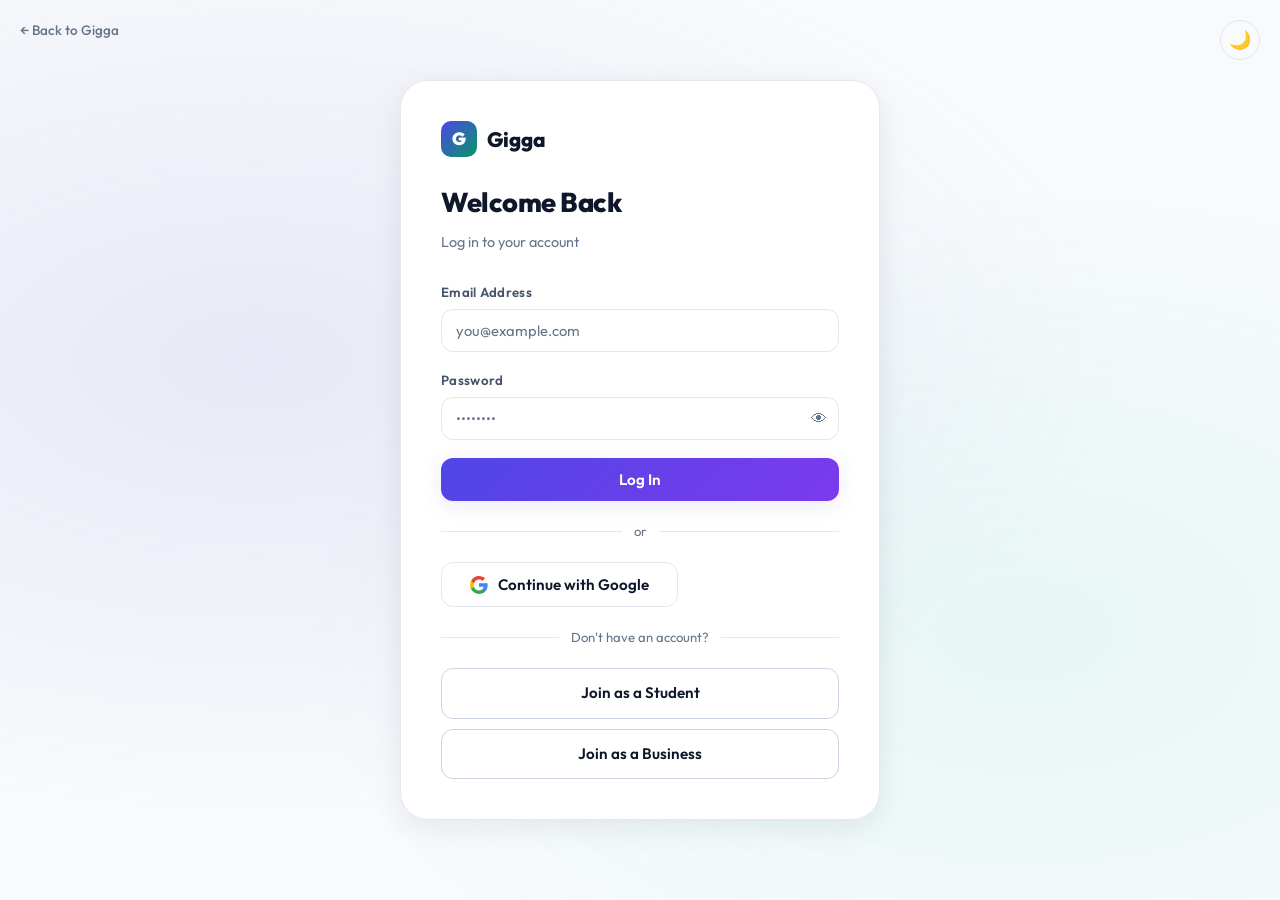
<file: login.html>
<!DOCTYPE html>
<html lang="en">
<head>
  <meta charset="UTF-8" />
  <meta name="viewport" content="width=device-width, initial-scale=1.0" />
  <title>Log In – Gigga</title>
  <meta name="description" content="Log in to your Gigga account to find or post student side-jobs." />
  <link rel="preconnect" href="https://fonts.googleapis.com" />
  <link rel="preconnect" href="https://fonts.gstatic.com" crossorigin />
  <link href="https://fonts.googleapis.com/css2?family=Outfit:wght@300;400;500;600;700;800;900&display=swap" rel="stylesheet" />
  <script>
    // Prevent flash of wrong theme
    (function() {
      const prefersDark = window.matchMedia('(prefers-color-scheme: dark)').matches;
      const saved = localStorage.getItem('darkMode');
      const isDark = saved === 'true' || (saved === null && prefersDark);
      if (isDark) document.documentElement.classList.add('dark-mode');
    })();
  </script>
  <link rel="stylesheet" href="style.css" />
</head>
<body class="auth-page">
  <script>
    if (window.location.protocol === 'file:') {
      document.write('<div style="background:#dc2626; color:white; padding:12px; text-align:center; font-family:sans-serif; font-size:14px; font-weight:bold; position:fixed; top:0; left:0; right:0; z-index:9999;">⚠️ Warning: This website uses ES Modules and database features which are blocked when opened directly via file://. Please run the project on a local web server (like VS Code Live Server) to use the site.</div>');
      document.body.style.paddingTop = '50px';
    }
  </script>

  <a href="index.html" class="auth-back">← Back to Gigga</a>

  <button class="dark-mode-toggle" id="darkModeToggle" style="position: fixed; top: 20px; right: 20px; z-index: 1000;" aria-label="Toggle dark mode">🌙</button>

  <div class="auth-container">
    <div class="auth-card">
      <div class="auth-logo">
        <span class="logo-icon">G</span>
        <span>Gigga</span>
      </div>
      <h1>Welcome Back</h1>
      <p class="auth-sub">Log in to your account</p>

      <div id="authMsg" class="auth-msg hidden"></div>

      <form id="loginForm" class="auth-form" novalidate>
        <div class="form-group">
          <label for="loginEmail">Email Address</label>
          <input type="email" id="loginEmail" placeholder="you@example.com" required />
        </div>
        <div class="form-group">
          <label for="loginPassword">Password</label>
          <div class="input-wrap">
            <input type="password" id="loginPassword" placeholder="••••••••" required />
            <button type="button" class="toggle-pw" id="toggleLoginPw" aria-label="Toggle password">👁</button>
          </div>
        </div>
        <button type="submit" class="btn-primary full" id="loginBtn">Log In</button>
      </form>

      <div class="auth-divider"><span>or</span></div>
      <button type="button" class="btn-google full" id="googleLoginBtn">
        <svg width="18" height="18" viewBox="0 0 18 18">
          <path d="M17.64 9.2c0-.637-.057-1.251-.164-1.84H9v3.481h4.844c-.209 1.125-.843 2.078-1.796 2.717v2.258h2.908c1.702-1.567 2.684-3.874 2.684-6.615z" fill="#4285F4"/>
          <path d="M9 18c2.43 0 4.467-.806 5.956-2.184l-2.908-2.258c-.806.54-1.837.86-3.048.86-2.344 0-4.328-1.584-5.036-3.711H.957v2.332C2.438 15.93 5.482 18 9 18z" fill="#34A853"/>
          <path d="M3.964 10.707c-.18-.54-.282-1.117-.282-1.707s.102-1.167.282-1.707V4.96H.957C.347 6.173 0 7.549 0 9s.347 2.827.957 4.04l3.007-2.333z" fill="#FBBC05"/>
          <path d="M9 3.58c1.32 0 2.505.453 3.44 1.348l2.582-2.58C13.463.891 11.426 0 9 0 5.482 0 2.438 2.07 1.043 5.04l3.007 2.332C4.756 5.164 6.74 3.58 9 3.58z" fill="#EA4335"/>
        </svg>
        Continue with Google
      </button>

      <div class="auth-divider"><span>Don't have an account?</span></div>
      <div class="auth-alt-links">
        <a href="register-student.html" class="btn-outline full">Join as a Student</a>
        <a href="register-business.html" class="btn-outline full">Join as a Business</a>
      </div>
    </div>
  </div>

  <script type="module" src="auth.js"></script>
</body>
</html>
</file>
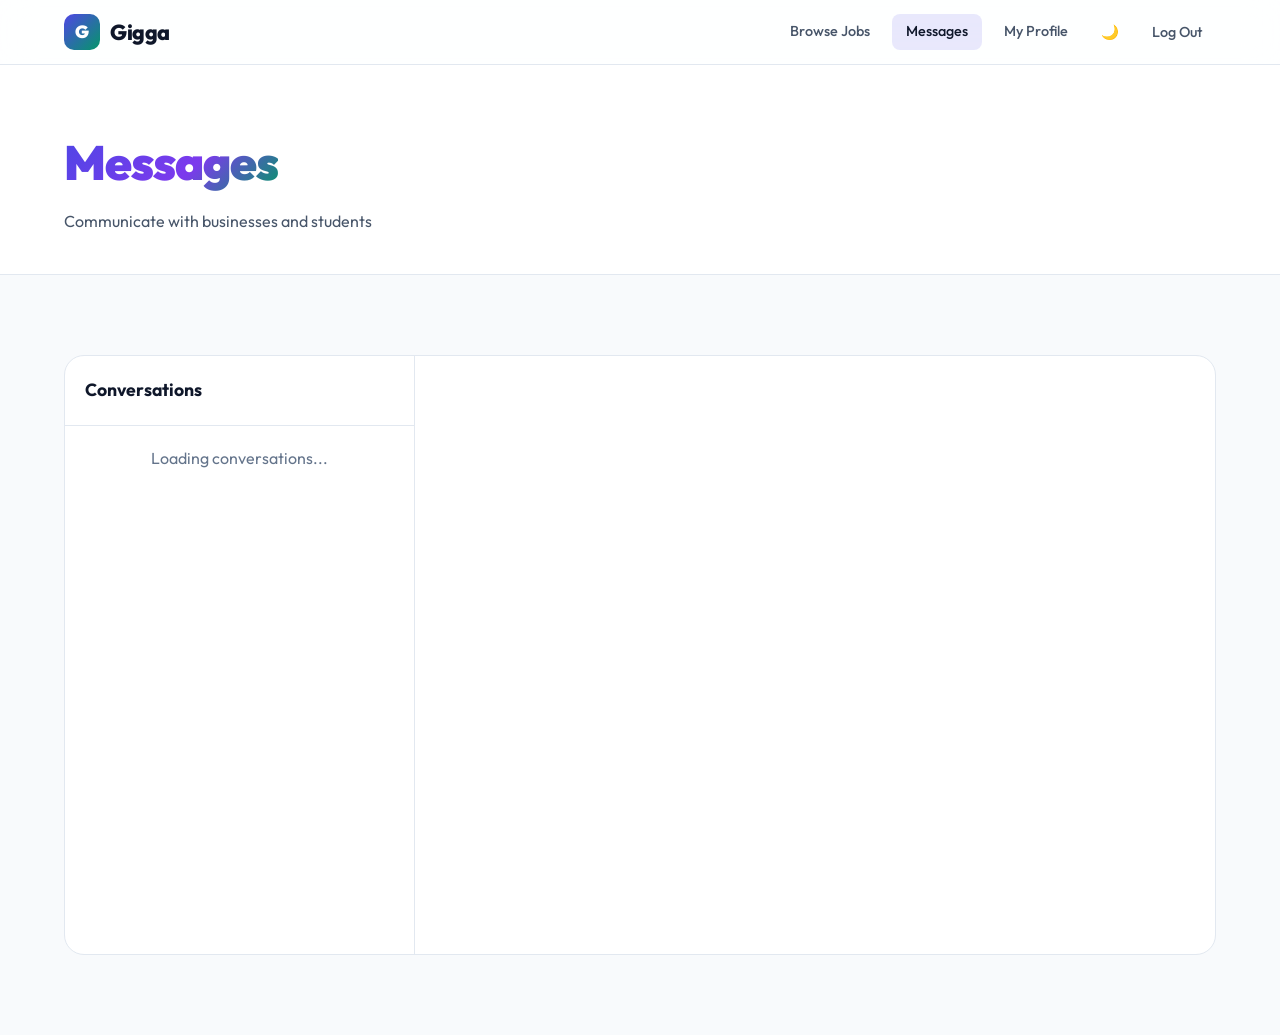
<file: messages.html>
<!DOCTYPE html>
<html lang="en">
<head>
  <meta charset="UTF-8" />
  <meta name="viewport" content="width=device-width, initial-scale=1.0" />
  <title>Messages – Gigga</title>
  <meta name="description" content="Message businesses and students on Gigga." />
  <link rel="preconnect" href="https://fonts.googleapis.com" />
  <link rel="preconnect" href="https://fonts.gstatic.com" crossorigin />
  <link href="https://fonts.googleapis.com/css2?family=Outfit:wght@300;400;500;600;700;800;900&display=swap" rel="stylesheet" />
  <script>
    // Prevent flash of wrong theme
    (function() {
      const prefersDark = window.matchMedia('(prefers-color-scheme: dark)').matches;
      const saved = localStorage.getItem('darkMode');
      const isDark = saved === 'true' || (saved === null && prefersDark);
      if (isDark) document.documentElement.classList.add('dark-mode');
    })();
  </script>
  <link rel="stylesheet" href="style.css" />
</head>
<body class="inner-page">

  <!-- NAV -->
  <nav class="navbar scrolled" id="navbar">
    <div class="nav-inner">
      <a href="index.html" class="nav-logo">
        <span class="logo-icon">G</span>
        <span>Gigga</span>
      </a>
      <div class="nav-links" id="navLinks">
        <a href="jobs.html">Browse Jobs</a>
        <a href="messages.html" class="active">Messages</a>
        <a href="profile.html" id="navProfile">My Profile</a>
        <button class="dark-mode-toggle" id="darkModeToggle" aria-label="Toggle dark mode">🌙</button>
        <button id="navLogout" class="btn-ghost">Log Out</button>
      </div>
      <button class="hamburger" id="hamburger" aria-label="Open menu">
        <span></span><span></span><span></span>
      </button>
    </div>
  </nav>

  <!-- PAGE HEADER -->
  <section class="page-header">
    <div class="container">
      <h1><span class="gradient-text">Messages</span></h1>
      <p>Communicate with businesses and students</p>
    </div>
  </section>

  <!-- MESSAGES SECTION -->
  <section class="form-section section">
    <div class="container">
      <div class="messages-container">
        <!-- Conversations List -->
        <div class="conversations-list" id="conversationsList">
          <div class="conversations-header">
            <h3>Conversations</h3>
          </div>
          <div id="conversations">
            <p style="color:var(--text-3);padding:20px;text-align:center;">Loading conversations...</p>
          </div>
        </div>

        <!-- Message Thread -->
        <div class="message-thread-container hidden" id="messageThreadContainer">
          <div class="thread-header">
            <button class="btn-back" id="backToConversations">← Back</button>
            <div class="thread-header-info">
              <h3 id="threadTitle">Conversation</h3>
              <span id="threadSubtitle"></span>
            </div>
          </div>
          <div class="message-thread" id="messageThread">
            <p style="color:var(--text-3);padding:20px;text-align:center;">Select a conversation to view messages</p>
          </div>
          <div class="message-input-container">
            <form id="messageForm" class="message-form">
              <input type="text" id="messageInput" placeholder="Type your message..." required />
              <button type="submit" class="btn-primary" id="sendMessageBtn">Send</button>
            </form>
          </div>
        </div>
      </div>

      <div class="empty-state hidden" id="emptyMessages">
        <span>💬</span>
        <h3>No messages yet</h3>
        <p>Start a conversation by applying to jobs or contacting applicants</p>
      </div>
    </div>
  </section>

  <script type="module" src="messages.js"></script>
</body>
</html>
</file>
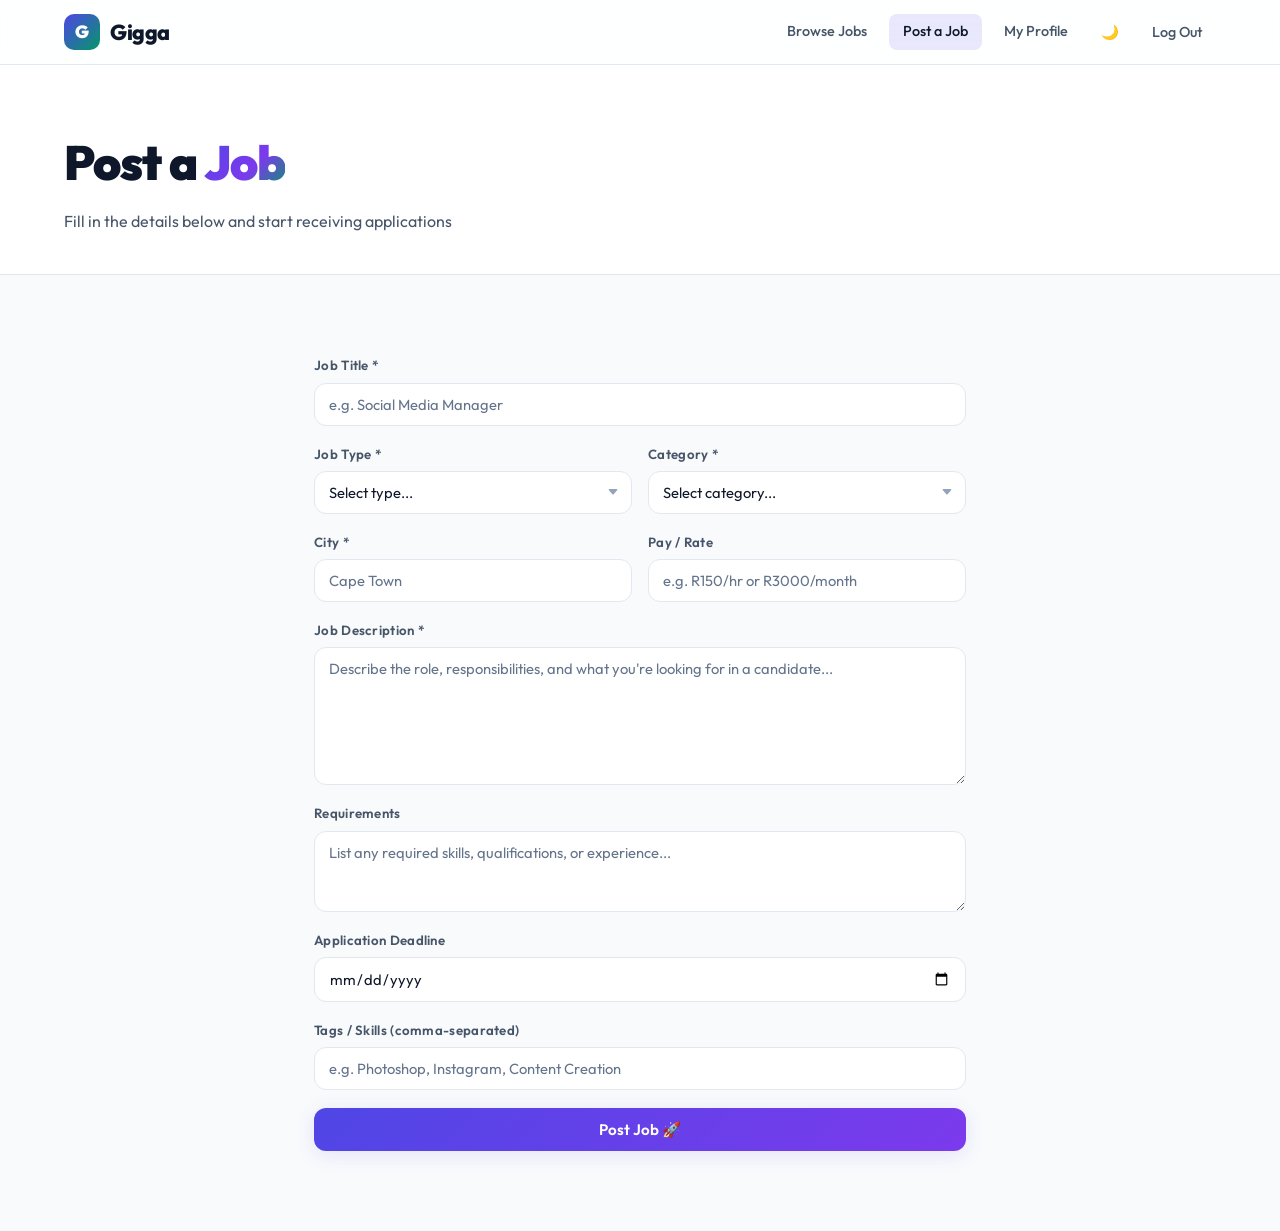
<file: post-job.html>
<!DOCTYPE html>
<html lang="en">
<head>
  <meta charset="UTF-8" />
  <meta name="viewport" content="width=device-width, initial-scale=1.0" />
  <title>Post a Job – Gigga</title>
  <meta name="description" content="Post a student side-job on Gigga and find flexible talent fast." />
  <link rel="preconnect" href="https://fonts.googleapis.com" />
  <link rel="preconnect" href="https://fonts.gstatic.com" crossorigin />
  <link href="https://fonts.googleapis.com/css2?family=Outfit:wght@300;400;500;600;700;800;900&display=swap" rel="stylesheet" />
  <script>
    // Prevent flash of wrong theme
    (function() {
      const prefersDark = window.matchMedia('(prefers-color-scheme: dark)').matches;
      const saved = localStorage.getItem('darkMode');
      const isDark = saved === 'true' || (saved === null && prefersDark);
      if (isDark) document.documentElement.classList.add('dark-mode');
    })();
  </script>
  <link rel="stylesheet" href="style.css" />
</head>
<body class="inner-page">

  <nav class="navbar scrolled" id="navbar">
    <div class="nav-inner">
      <a href="index.html" class="nav-logo">
        <span class="logo-icon">G</span>
        <span>Gigga</span>
      </a>
      <div class="nav-links" id="navLinks">
        <a href="jobs.html">Browse Jobs</a>
        <a href="post-job.html" class="active">Post a Job</a>
        <a href="profile.html" id="navProfile">My Profile</a>
        <button class="dark-mode-toggle" id="darkModeToggle" aria-label="Toggle dark mode">🌙</button>
        <button id="navLogout" class="btn-ghost">Log Out</button>
      </div>
    </div>
  </nav>

  <section class="page-header">
    <div class="container">
      <h1>Post a <span class="gradient-text">Job</span></h1>
      <p>Fill in the details below and start receiving applications</p>
    </div>
  </section>

  <section class="form-section section">
    <div class="container form-container">

      <div id="postJobMsg" class="auth-msg hidden"></div>

      <form id="postJobForm" class="auth-form" novalidate>
        <div class="form-group">
          <label for="jobTitle">Job Title *</label>
          <input type="text" id="jobTitle" placeholder="e.g. Social Media Manager" required />
        </div>
        <div class="form-row">
          <div class="form-group">
            <label for="jobType">Job Type *</label>
            <select id="jobType" required>
              <option value="">Select type...</option>
              <option>Part-time</option>
              <option>Full-time</option>
              <option>Freelance</option>
              <option>Weekend</option>
              <option>Once-off</option>
            </select>
          </div>
          <div class="form-group">
            <label for="jobCategory">Category *</label>
            <select id="jobCategory" required>
              <option value="">Select category...</option>
              <option>Technology</option>
              <option>Marketing & Media</option>
              <option>Retail & Sales</option>
              <option>Food & Hospitality</option>
              <option>Events & Entertainment</option>
              <option>Education</option>
              <option>Healthcare</option>
              <option>Finance</option>
              <option>Creative Arts & Design</option>
              <option>Logistics & Delivery</option>
              <option>Other</option>
            </select>
          </div>
        </div>
        <div class="form-row">
          <div class="form-group">
            <label for="jobCity">City *</label>
            <input type="text" id="jobCity" placeholder="Cape Town" required />
          </div>
          <div class="form-group">
            <label for="jobPay">Pay / Rate</label>
            <input type="text" id="jobPay" placeholder="e.g. R150/hr or R3000/month" />
          </div>
        </div>
        <div class="form-group">
          <label for="jobDesc">Job Description *</label>
          <textarea id="jobDesc" rows="6" placeholder="Describe the role, responsibilities, and what you're looking for in a candidate..." required></textarea>
        </div>
        <div class="form-group">
          <label for="jobRequirements">Requirements</label>
          <textarea id="jobRequirements" rows="3" placeholder="List any required skills, qualifications, or experience..."></textarea>
        </div>
        <div class="form-group">
          <label for="jobDeadline">Application Deadline</label>
          <input type="date" id="jobDeadline" />
        </div>
        <div class="form-group">
          <label for="jobTags">Tags / Skills (comma-separated)</label>
          <input type="text" id="jobTags" placeholder="e.g. Photoshop, Instagram, Content Creation" />
        </div>
        <button type="submit" class="btn-primary full" id="postJobBtn">Post Job 🚀</button>
      </form>
    </div>
  </section>

  <script type="module" src="post-job.js"></script>
</body>
</html>
</file>
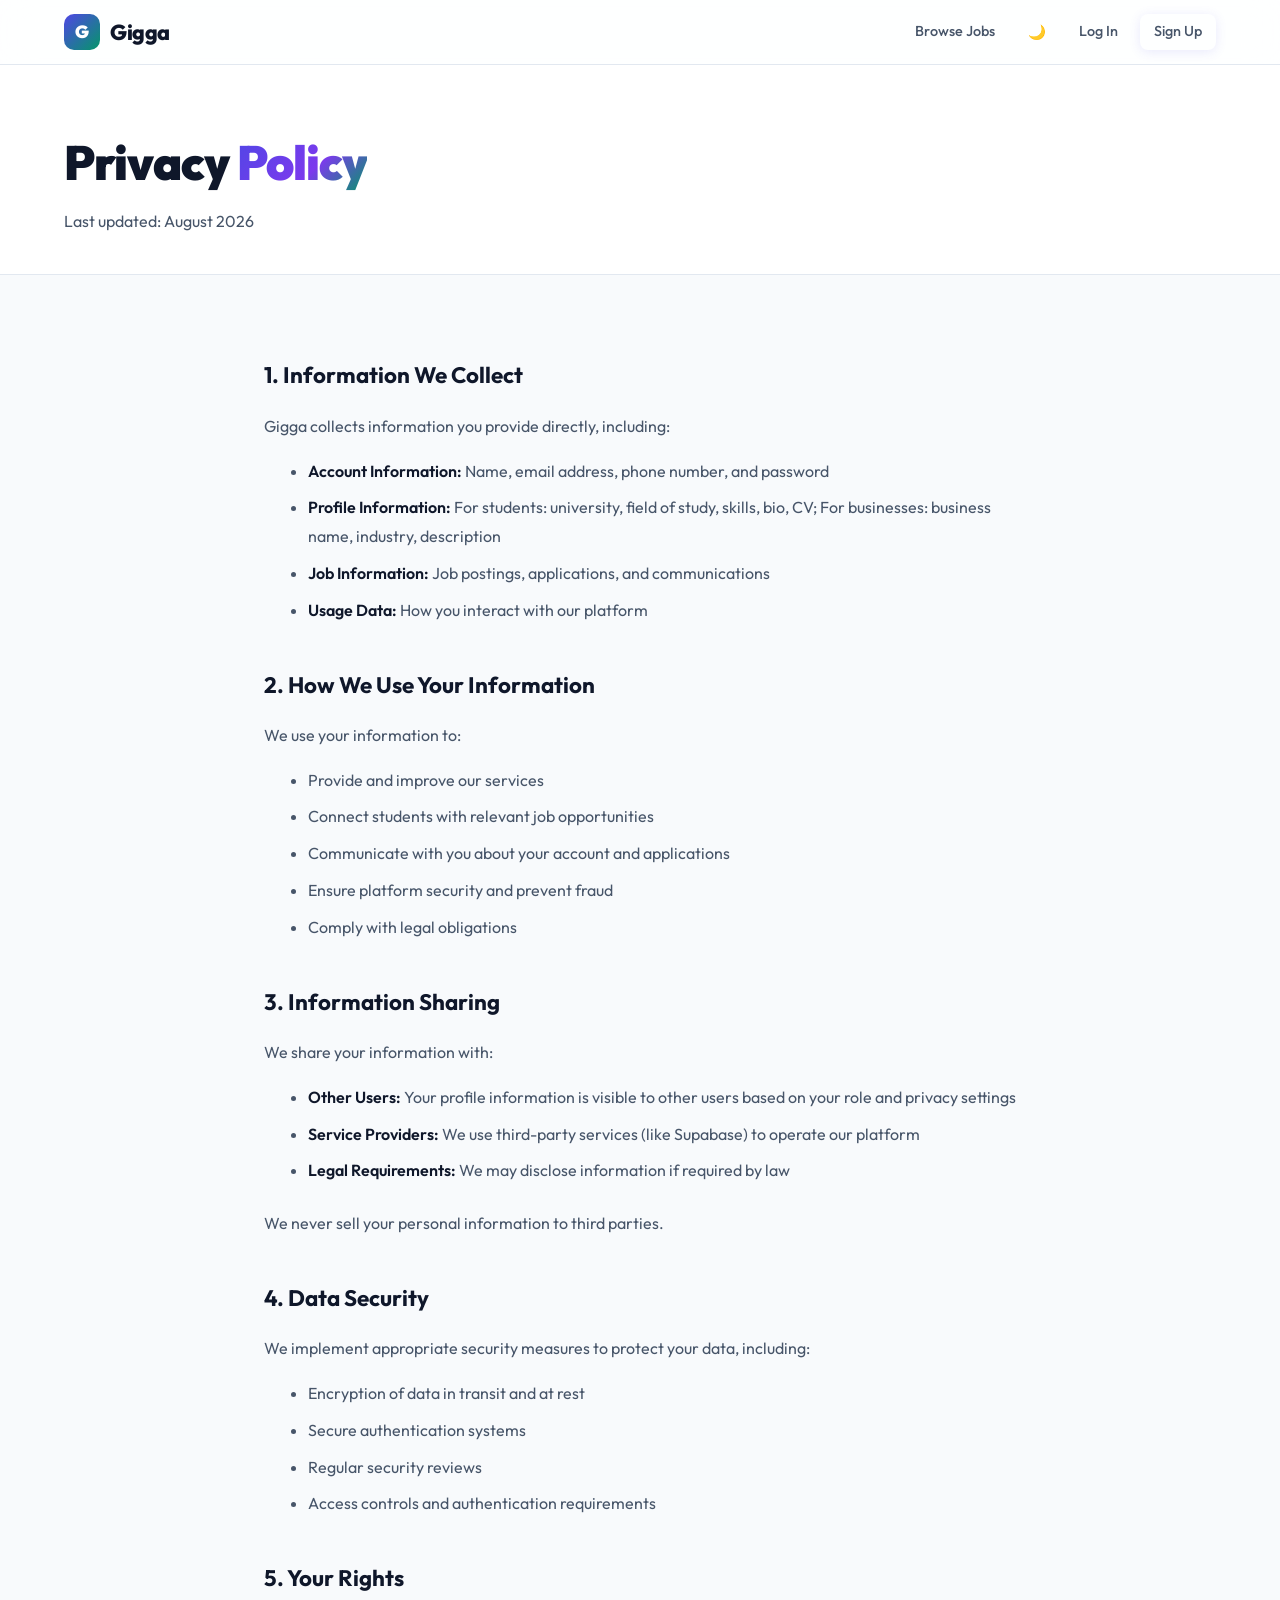
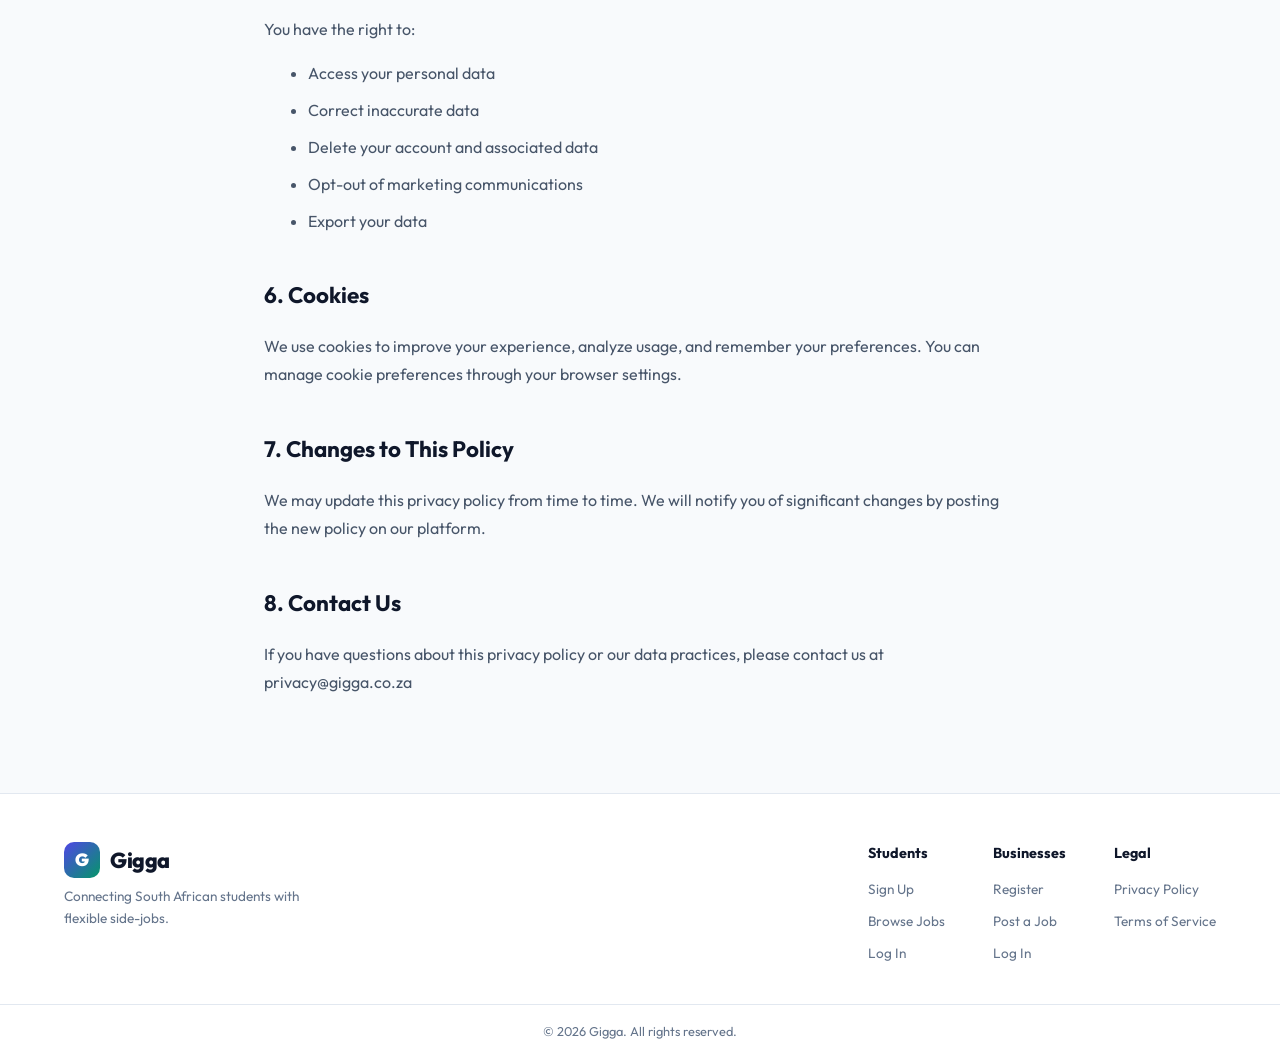
<file: privacy-policy.html>
<!DOCTYPE html>
<html lang="en">
<head>
  <meta charset="UTF-8" />
  <meta name="viewport" content="width=device-width, initial-scale=1.0" />
  <title>Privacy Policy – Gigga</title>
  <meta name="description" content="Gigga's privacy policy - how we collect, use, and protect your data." />
  <link rel="preconnect" href="https://fonts.googleapis.com" />
  <link rel="preconnect" href="https://fonts.gstatic.com" crossorigin />
  <link href="https://fonts.googleapis.com/css2?family=Outfit:wght@300;400;500;600;700;800;900&display=swap" rel="stylesheet" />
  <script>
    // Prevent flash of wrong theme
    (function() {
      const prefersDark = window.matchMedia('(prefers-color-scheme: dark)').matches;
      const saved = localStorage.getItem('darkMode');
      const isDark = saved === 'true' || (saved === null && prefersDark);
      if (isDark) document.documentElement.classList.add('dark-mode');
    })();
  </script>
  <link rel="stylesheet" href="style.css" />
</head>
<body class="inner-page">

  <!-- NAV -->
  <nav class="navbar scrolled" id="navbar">
    <div class="nav-inner">
      <a href="index.html" class="nav-logo">
        <span class="logo-icon">G</span>
        <span>Gigga</span>
      </a>
      <div class="nav-links" id="navLinks">
        <a href="jobs.html">Browse Jobs</a>
        <button class="dark-mode-toggle" id="darkModeToggle" aria-label="Toggle dark mode">🌙</button>
        <a href="login.html" id="navLogin" class="btn-ghost">Log In</a>
        <a href="register-student.html" id="navSignup" class="btn-primary-sm">Sign Up</a>
      </div>
      <button class="hamburger" id="hamburger" aria-label="Open menu">
        <span></span><span></span><span></span>
      </button>
    </div>
  </nav>

  <!-- PAGE HEADER -->
  <section class="page-header">
    <div class="container">
      <h1>Privacy <span class="gradient-text">Policy</span></h1>
      <p>Last updated: August 2026</p>
    </div>
  </section>

  <!-- PRIVACY POLICY CONTENT -->
  <section class="section">
    <div class="container" style="max-width: 800px;">
      
      <div class="policy-content">
        <h2>1. Information We Collect</h2>
        <p>Gigga collects information you provide directly, including:</p>
        <ul>
          <li><strong>Account Information:</strong> Name, email address, phone number, and password</li>
          <li><strong>Profile Information:</strong> For students: university, field of study, skills, bio, CV; For businesses: business name, industry, description</li>
          <li><strong>Job Information:</strong> Job postings, applications, and communications</li>
          <li><strong>Usage Data:</strong> How you interact with our platform</li>
        </ul>

        <h2>2. How We Use Your Information</h2>
        <p>We use your information to:</p>
        <ul>
          <li>Provide and improve our services</li>
          <li>Connect students with relevant job opportunities</li>
          <li>Communicate with you about your account and applications</li>
          <li>Ensure platform security and prevent fraud</li>
          <li>Comply with legal obligations</li>
        </ul>

        <h2>3. Information Sharing</h2>
        <p>We share your information with:</p>
        <ul>
          <li><strong>Other Users:</strong> Your profile information is visible to other users based on your role and privacy settings</li>
          <li><strong>Service Providers:</strong> We use third-party services (like Supabase) to operate our platform</li>
          <li><strong>Legal Requirements:</strong> We may disclose information if required by law</li>
        </ul>
        <p>We never sell your personal information to third parties.</p>

        <h2>4. Data Security</h2>
        <p>We implement appropriate security measures to protect your data, including:</p>
        <ul>
          <li>Encryption of data in transit and at rest</li>
          <li>Secure authentication systems</li>
          <li>Regular security reviews</li>
          <li>Access controls and authentication requirements</li>
        </ul>

        <h2>5. Your Rights</h2>
        <p>You have the right to:</p>
        <ul>
          <li>Access your personal data</li>
          <li>Correct inaccurate data</li>
          <li>Delete your account and associated data</li>
          <li>Opt-out of marketing communications</li>
          <li>Export your data</li>
        </ul>

        <h2>6. Cookies</h2>
        <p>We use cookies to improve your experience, analyze usage, and remember your preferences. You can manage cookie preferences through your browser settings.</p>

        <h2>7. Changes to This Policy</h2>
        <p>We may update this privacy policy from time to time. We will notify you of significant changes by posting the new policy on our platform.</p>

        <h2>8. Contact Us</h2>
        <p>If you have questions about this privacy policy or our data practices, please contact us at privacy@gigga.co.za</p>
      </div>

    </div>
  </section>

  <!-- FOOTER -->
  <footer class="footer">
    <div class="container footer-inner">
      <div class="footer-brand">
        <a href="index.html" class="nav-logo">
          <span class="logo-icon">G</span>
          <span>Gigga</span>
        </a>
        <p>Connecting South African students with flexible side-jobs.</p>
      </div>
      <div class="footer-links">
        <div class="footer-col">
          <strong>Students</strong>
          <a href="register-student.html">Sign Up</a>
          <a href="jobs.html">Browse Jobs</a>
          <a href="login.html">Log In</a>
        </div>
        <div class="footer-col">
          <strong>Businesses</strong>
          <a href="register-business.html">Register</a>
          <a href="post-job.html">Post a Job</a>
          <a href="login.html">Log In</a>
        </div>
        <div class="footer-col">
          <strong>Legal</strong>
          <a href="privacy-policy.html">Privacy Policy</a>
          <a href="terms-of-service.html">Terms of Service</a>
        </div>
      </div>
    </div>
    <div class="footer-bottom">
      <p>© 2026 Gigga. All rights reserved.</p>
    </div>
  </footer>

  <script type="module" src="privacy-policy.js"></script>
</body>
</html>
</file>
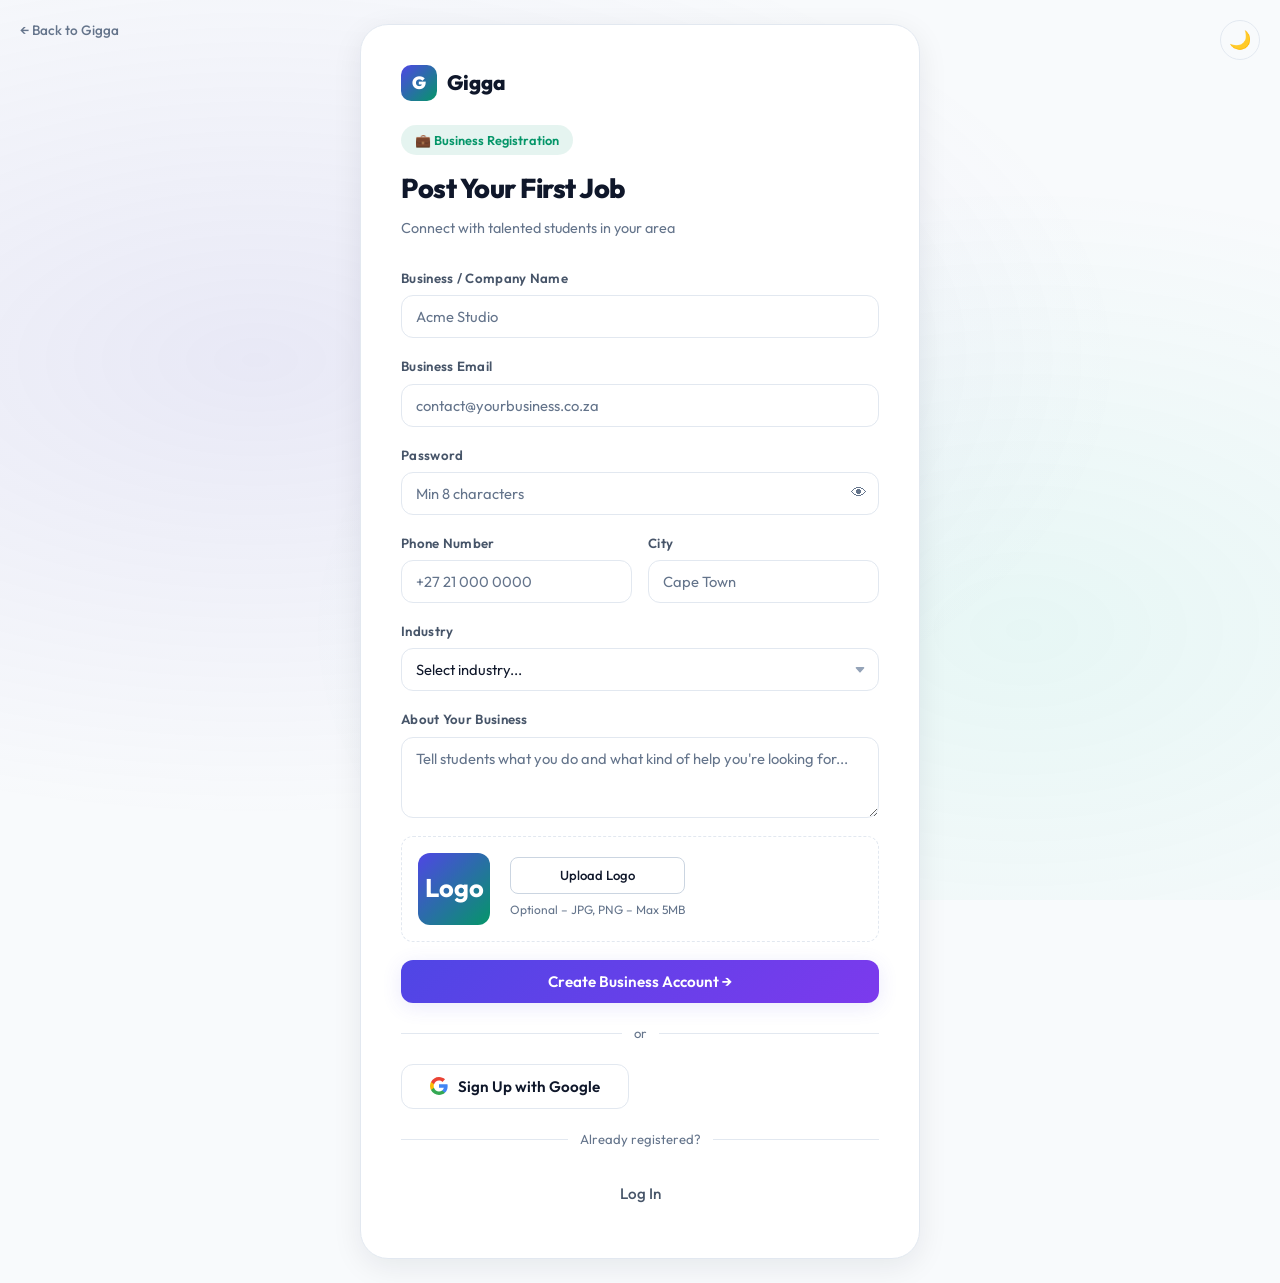
<file: register-business.html>
<!DOCTYPE html>
<html lang="en">
<head>
  <meta charset="UTF-8" />
  <meta name="viewport" content="width=device-width, initial-scale=1.0" />
  <title>Business Sign Up – Gigga</title>
  <meta name="description" content="Register your business on Gigga and start posting side-jobs for students." />
  <link rel="preconnect" href="https://fonts.googleapis.com" />
  <link rel="preconnect" href="https://fonts.gstatic.com" crossorigin />
  <link href="https://fonts.googleapis.com/css2?family=Outfit:wght@300;400;500;600;700;800;900&display=swap" rel="stylesheet" />
  <script>
    // Prevent flash of wrong theme
    (function() {
      const prefersDark = window.matchMedia('(prefers-color-scheme: dark)').matches;
      const saved = localStorage.getItem('darkMode');
      const isDark = saved === 'true' || (saved === null && prefersDark);
      if (isDark) document.documentElement.classList.add('dark-mode');
    })();
  </script>
  <link rel="stylesheet" href="style.css" />
</head>
<body class="auth-page">
  <script>
    if (window.location.protocol === 'file:') {
      document.write('<div style="background:#dc2626; color:white; padding:12px; text-align:center; font-family:sans-serif; font-size:14px; font-weight:bold; position:fixed; top:0; left:0; right:0; z-index:9999;">⚠️ Warning: This website uses ES Modules and database features which are blocked when opened directly via file://. Please run the project on a local web server (like VS Code Live Server) to use the site.</div>');
      document.body.style.paddingTop = '50px';
    }
  </script>

  <a href="index.html" class="auth-back">← Back to Gigga</a>

  <button class="dark-mode-toggle" id="darkModeToggle" style="position: fixed; top: 20px; right: 20px; z-index: 1000;" aria-label="Toggle dark mode">🌙</button>

  <div class="auth-container">
    <div class="auth-card wide">
      <div class="auth-logo">
        <span class="logo-icon">G</span>
        <span>Gigga</span>
      </div>
      <div class="role-badge business-badge">💼 Business Registration</div>
      <h1>Post Your First Job</h1>
      <p class="auth-sub">Connect with talented students in your area</p>

      <div id="authMsg" class="auth-msg hidden"></div>

      <form id="registerBusinessForm" class="auth-form" novalidate>
        <div class="form-group">
          <label for="bizName">Business / Company Name</label>
          <input type="text" id="bizName" placeholder="Acme Studio" required />
        </div>
        <div class="form-group">
          <label for="bizEmail">Business Email</label>
          <input type="email" id="bizEmail" placeholder="contact@yourbusiness.co.za" required />
        </div>
        <div class="form-group">
          <label for="bizPassword">Password</label>
          <div class="input-wrap">
            <input type="password" id="bizPassword" placeholder="Min 8 characters" required />
            <button type="button" class="toggle-pw" id="toggleBizPw" aria-label="Toggle password">👁</button>
          </div>
        </div>
        <div class="form-row">
          <div class="form-group">
            <label for="bizPhone">Phone Number</label>
            <input type="tel" id="bizPhone" placeholder="+27 21 000 0000" />
          </div>
          <div class="form-group">
            <label for="bizCity">City</label>
            <input type="text" id="bizCity" placeholder="Cape Town" />
          </div>
        </div>
        <div class="form-group">
          <label for="bizIndustry">Industry</label>
          <select id="bizIndustry">
            <option value="">Select industry...</option>
            <option>Technology</option>
            <option>Marketing & Media</option>
            <option>Retail & Sales</option>
            <option>Food & Hospitality</option>
            <option>Events & Entertainment</option>
            <option>Education</option>
            <option>Healthcare</option>
            <option>Finance</option>
            <option>Creative Arts & Design</option>
            <option>Logistics & Delivery</option>
            <option>Other</option>
          </select>
        </div>
        <div class="form-group">
          <label for="bizDesc">About Your Business</label>
          <textarea id="bizDesc" rows="3" placeholder="Tell students what you do and what kind of help you're looking for..."></textarea>
        </div>
        <div class="avatar-upload-wrap">
          <div class="avatar-preview square" id="logoPreview">
            <span>Logo</span>
          </div>
          <div class="avatar-upload-info">
            <label for="logoInput" class="btn-outline-sm">Upload Logo</label>
            <input type="file" id="logoInput" accept="image/*" hidden />
            <small>Optional – JPG, PNG – Max 5MB</small>
          </div>
        </div>
        <button type="submit" class="btn-primary full" id="bizRegisterBtn">Create Business Account →</button>
      </form>

      <div class="auth-divider"><span>or</span></div>
      <button type="button" class="btn-google full" id="googleBizBtn">
        <svg width="18" height="18" viewBox="0 0 18 18">
          <path d="M17.64 9.2c0-.637-.057-1.251-.164-1.84H9v3.481h4.844c-.209 1.125-.843 2.078-1.796 2.717v2.258h2.908c1.702-1.567 2.684-3.874 2.684-6.615z" fill="#4285F4"/>
          <path d="M9 18c2.43 0 4.467-.806 5.956-2.184l-2.908-2.258c-.806.54-1.837.86-3.048.86-2.344 0-4.328-1.584-5.036-3.711H.957v2.332C2.438 15.93 5.482 18 9 18z" fill="#34A853"/>
          <path d="M3.964 10.707c-.18-.54-.282-1.117-.282-1.707s.102-1.167.282-1.707V4.96H.957C.347 6.173 0 7.549 0 9s.347 2.827.957 4.04l3.007-2.333z" fill="#FBBC05"/>
          <path d="M9 3.58c1.32 0 2.505.453 3.44 1.348l2.582-2.58C13.463.891 11.426 0 9 0 5.482 0 2.438 2.07 1.043 5.04l3.007 2.332C4.756 5.164 6.74 3.58 9 3.58z" fill="#EA4335"/>
        </svg>
        Sign Up with Google
      </button>

      <div class="auth-divider"><span>Already registered?</span></div>
      <a href="login.html" class="btn-ghost full">Log In</a>
    </div>
  </div>

  <script type="module" src="register-business.js"></script>
</body>
</html>
</file>
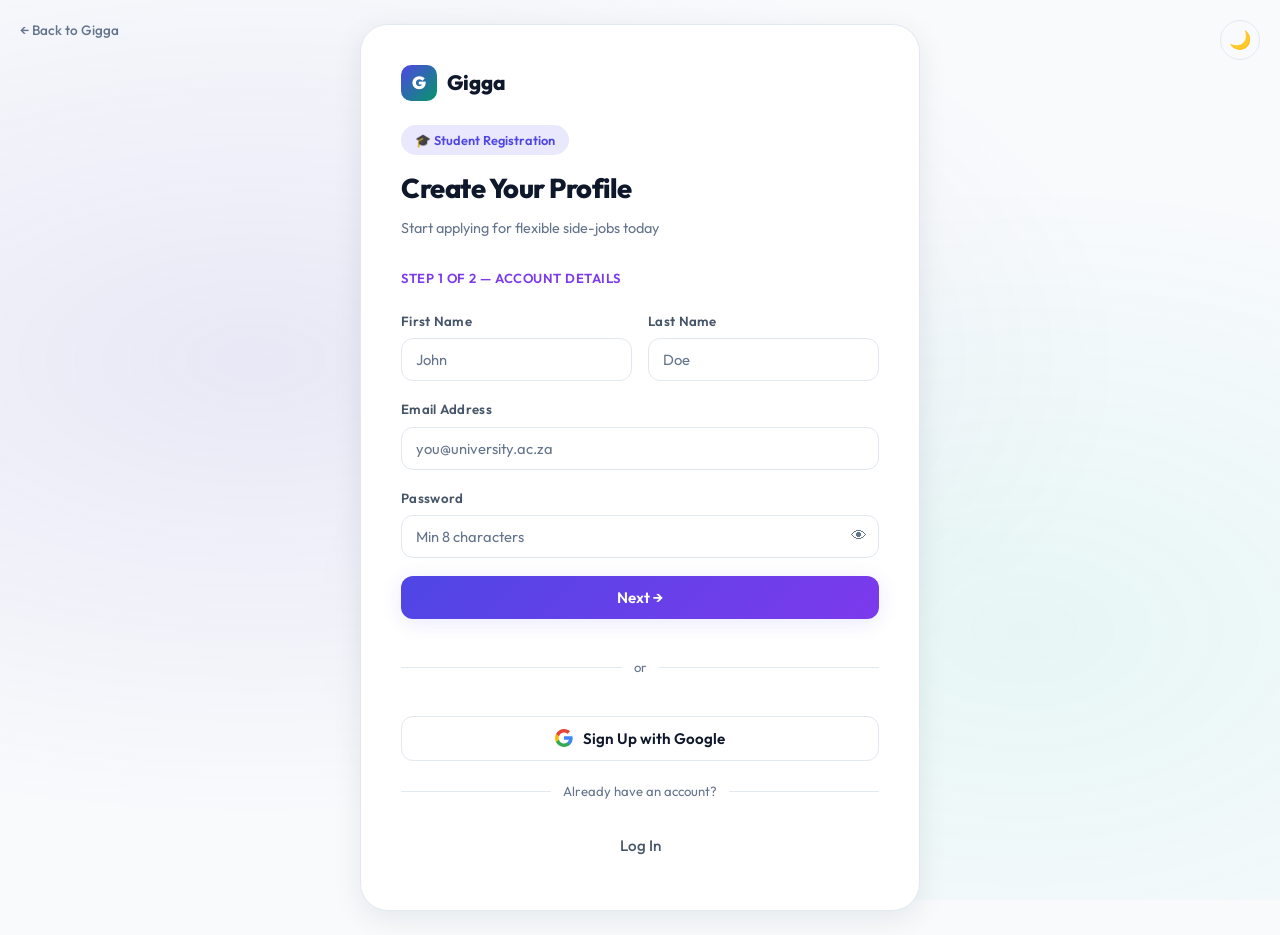
<file: register-student.html>
<!DOCTYPE html>
<html lang="en">
<head>
  <meta charset="UTF-8" />
  <meta name="viewport" content="width=device-width, initial-scale=1.0" />
  <title>Student Sign Up – Gigga</title>
  <meta name="description" content="Create a free student account on Gigga and start applying for side-jobs today." />
  <link rel="preconnect" href="https://fonts.googleapis.com" />
  <link rel="preconnect" href="https://fonts.gstatic.com" crossorigin />
  <link href="https://fonts.googleapis.com/css2?family=Outfit:wght@300;400;500;600;700;800;900&display=swap" rel="stylesheet" />
  <script>
    // Prevent flash of wrong theme
    (function() {
      const prefersDark = window.matchMedia('(prefers-color-scheme: dark)').matches;
      const saved = localStorage.getItem('darkMode');
      const isDark = saved === 'true' || (saved === null && prefersDark);
      if (isDark) document.documentElement.classList.add('dark-mode');
    })();
  </script>
  <link rel="stylesheet" href="style.css" />
</head>
<body class="auth-page">
  <script>
    if (window.location.protocol === 'file:') {
      document.write('<div style="background:#dc2626; color:white; padding:12px; text-align:center; font-family:sans-serif; font-size:14px; font-weight:bold; position:fixed; top:0; left:0; right:0; z-index:9999;">⚠️ Warning: This website uses ES Modules and database features which are blocked when opened directly via file://. Please run the project on a local web server (like VS Code Live Server) to use the site.</div>');
      document.body.style.paddingTop = '50px';
    }
  </script>

  <a href="index.html" class="auth-back">← Back to Gigga</a>

  <button class="dark-mode-toggle" id="darkModeToggle" style="position: fixed; top: 20px; right: 20px; z-index: 1000;" aria-label="Toggle dark mode">🌙</button>

  <div class="auth-container">
    <div class="auth-card wide">
      <div class="auth-logo">
        <span class="logo-icon">G</span>
        <span>Gigga</span>
      </div>
      <div class="role-badge student-badge">🎓 Student Registration</div>
      <h1>Create Your Profile</h1>
      <p class="auth-sub">Start applying for flexible side-jobs today</p>

      <div id="authMsg" class="auth-msg hidden"></div>

      <form id="registerStudentForm" class="auth-form" novalidate>

        <!-- Step 1: Account -->
        <div class="form-step active" id="step1">
          <h3 class="step-title">Step 1 of 2 — Account Details</h3>
          <div class="form-row">
            <div class="form-group">
              <label for="firstName">First Name</label>
              <input type="text" id="firstName" placeholder="John" required />
            </div>
            <div class="form-group">
              <label for="lastName">Last Name</label>
              <input type="text" id="lastName" placeholder="Doe" required />
            </div>
          </div>
          <div class="form-group">
            <label for="studentEmail">Email Address</label>
            <input type="email" id="studentEmail" placeholder="you@university.ac.za" required />
          </div>
          <div class="form-group">
            <label for="studentPassword">Password</label>
            <div class="input-wrap">
              <input type="password" id="studentPassword" placeholder="Min 8 characters" required />
              <button type="button" class="toggle-pw" id="toggleStudentPw" aria-label="Toggle password">👁</button>
            </div>
          </div>
          <button type="button" class="btn-primary full" id="step1Next">Next →</button>
          <div class="auth-divider"><span>or</span></div>
          <button type="button" class="btn-google full" id="googleStudentBtn">
            <svg width="18" height="18" viewBox="0 0 18 18">
              <path d="M17.64 9.2c0-.637-.057-1.251-.164-1.84H9v3.481h4.844c-.209 1.125-.843 2.078-1.796 2.717v2.258h2.908c1.702-1.567 2.684-3.874 2.684-6.615z" fill="#4285F4"/>
              <path d="M9 18c2.43 0 4.467-.806 5.956-2.184l-2.908-2.258c-.806.54-1.837.86-3.048.86-2.344 0-4.328-1.584-5.036-3.711H.957v2.332C2.438 15.93 5.482 18 9 18z" fill="#34A853"/>
              <path d="M3.964 10.707c-.18-.54-.282-1.117-.282-1.707s.102-1.167.282-1.707V4.96H.957C.347 6.173 0 7.549 0 9s.347 2.827.957 4.04l3.007-2.333z" fill="#FBBC05"/>
              <path d="M9 3.58c1.32 0 2.505.453 3.44 1.348l2.582-2.58C13.463.891 11.426 0 9 0 5.482 0 2.438 2.07 1.043 5.04l3.007 2.332C4.756 5.164 6.74 3.58 9 3.58z" fill="#EA4335"/>
            </svg>
            Sign Up with Google
          </button>
        </div>

        <!-- Step 2: Profile -->
        <div class="form-step" id="step2">
          <h3 class="step-title">Step 2 of 2 — Your Profile</h3>
          <div class="avatar-upload-wrap">
            <div class="avatar-preview" id="avatarPreview">
              <span>+</span>
            </div>
            <div class="avatar-upload-info">
              <label for="avatarInput" class="btn-outline-sm">Upload Photo</label>
              <input type="file" id="avatarInput" accept="image/*" hidden />
              <small>JPG, PNG – Max 5MB</small>
            </div>
          </div>
          <div class="form-row">
            <div class="form-group">
              <label for="phone">Phone Number</label>
              <input type="tel" id="phone" placeholder="+27 81 234 5678" />
            </div>
            <div class="form-group">
              <label for="city">City</label>
              <input type="text" id="city" placeholder="Cape Town" />
            </div>
          </div>
          <div class="form-group">
            <label for="university">University / Institution</label>
            <input type="text" id="university" placeholder="University of Cape Town" />
          </div>
          <div class="form-group">
            <label for="studyField">Field of Study</label>
            <input type="text" id="studyField" placeholder="Computer Science" />
          </div>
          <div class="form-group">
            <label for="skills">Skills (comma-separated)</label>
            <input type="text" id="skills" placeholder="Photoshop, JavaScript, Writing" />
          </div>
          <div class="form-group">
            <label for="bio">Short Bio</label>
            <textarea id="bio" rows="3" placeholder="Tell employers a bit about yourself..."></textarea>
          </div>
          <div class="form-group">
            <label for="cvInput">Upload CV (PDF)</label>
            <div class="file-drop-zone" id="cvDropZone">
              <span class="drop-icon">📄</span>
              <span id="cvLabel">Drag & drop your CV or click to browse</span>
              <input type="file" id="cvInput" accept=".pdf,.doc,.docx" hidden />
            </div>
          </div>
          <div class="form-actions">
            <button type="button" class="btn-outline" id="step2Back">← Back</button>
            <button type="submit" class="btn-primary" id="registerBtn">Create Account 🚀</button>
          </div>
        </div>

      </form>

      <div class="auth-divider"><span>Already have an account?</span></div>
      <a href="login.html" class="btn-ghost full">Log In</a>
    </div>
  </div>

  <script type="module" src="register-student.js"></script>
</body>
</html>
</file>
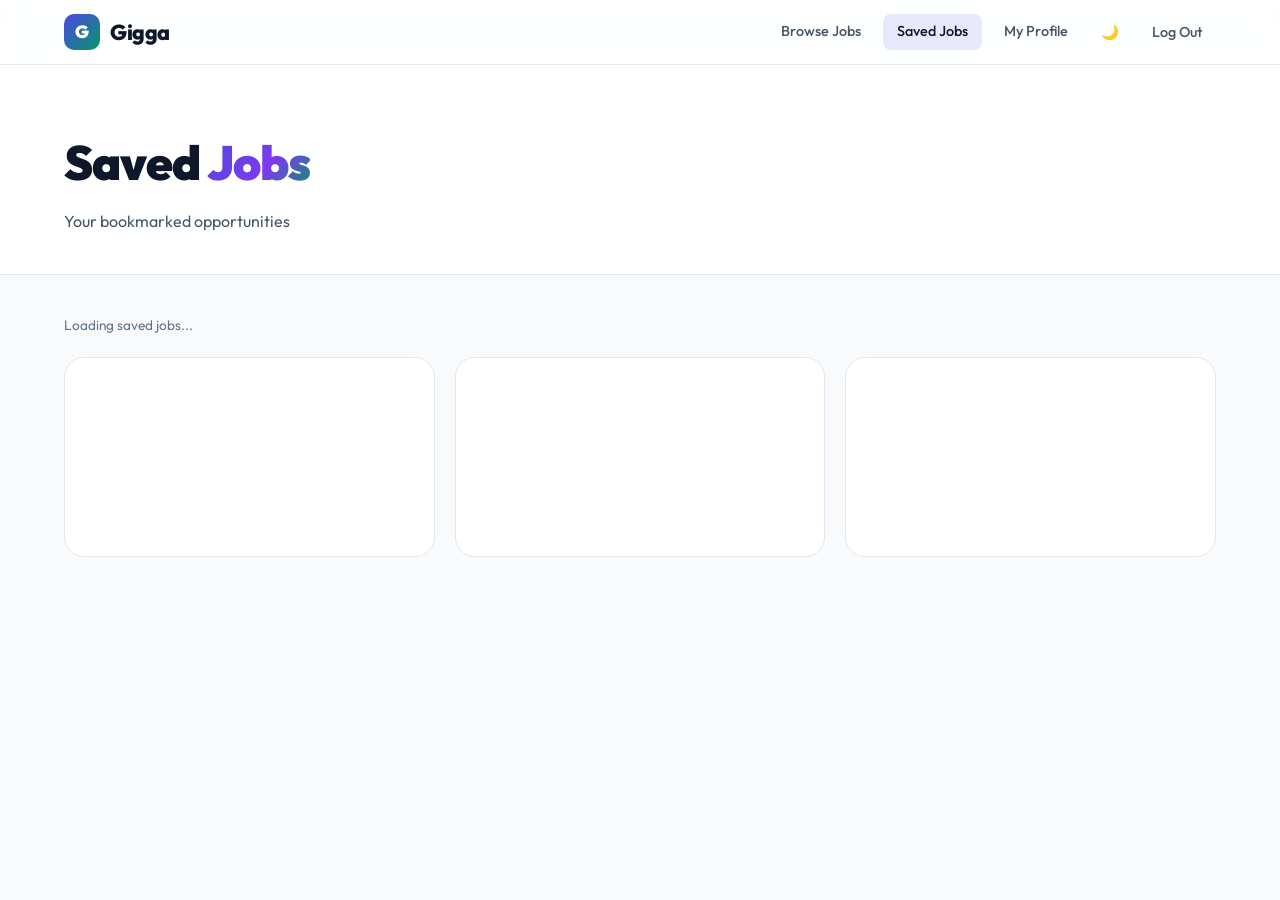
<file: saved-jobs.html>
<!DOCTYPE html>
<html lang="en">
<head>
  <meta charset="UTF-8" />
  <meta name="viewport" content="width=device-width, initial-scale=1.0" />
  <title>Saved Jobs – Gigga</title>
  <meta name="description" content="View your saved jobs on Gigga and apply when you're ready." />
  <link rel="preconnect" href="https://fonts.googleapis.com" />
  <link rel="preconnect" href="https://fonts.gstatic.com" crossorigin />
  <link href="https://fonts.googleapis.com/css2?family=Outfit:wght@300;400;500;600;700;800;900&display=swap" rel="stylesheet" />
  <script>
    // Prevent flash of wrong theme
    (function() {
      const prefersDark = window.matchMedia('(prefers-color-scheme: dark)').matches;
      const saved = localStorage.getItem('darkMode');
      const isDark = saved === 'true' || (saved === null && prefersDark);
      if (isDark) document.documentElement.classList.add('dark-mode');
    })();
  </script>
  <link rel="stylesheet" href="style.css" />
</head>
<body class="inner-page">

  <!-- NAV -->
  <nav class="navbar scrolled" id="navbar">
    <div class="nav-inner">
      <a href="index.html" class="nav-logo">
        <span class="logo-icon">G</span>
        <span>Gigga</span>
      </a>
      <div class="nav-links" id="navLinks">
        <a href="jobs.html">Browse Jobs</a>
        <a href="saved-jobs.html" class="active">Saved Jobs</a>
        <a href="profile.html" id="navProfile">My Profile</a>
        <button class="dark-mode-toggle" id="darkModeToggle" aria-label="Toggle dark mode">🌙</button>
        <button id="navLogout" class="btn-ghost">Log Out</button>
      </div>
      <button class="hamburger" id="hamburger" aria-label="Open menu">
        <span></span><span></span><span></span>
      </button>
    </div>
  </nav>

  <!-- PAGE HEADER -->
  <section class="page-header">
    <div class="container">
      <h1>Saved <span class="gradient-text">Jobs</span></h1>
      <p>Your bookmarked opportunities</p>
    </div>
  </section>

  <!-- SAVED JOBS SECTION -->
  <section class="jobs-section">
    <div class="container">
      <div class="jobs-meta" id="savedJobsMeta">Loading saved jobs...</div>
      <div class="jobs-grid" id="savedJobsGrid">
        <div class="job-skeleton"></div>
        <div class="job-skeleton"></div>
        <div class="job-skeleton"></div>
      </div>
      <div class="empty-state hidden" id="emptySavedJobs">
        <span>💾</span>
        <h3>No saved jobs yet</h3>
        <p><a href="jobs.html">Browse jobs</a> and save the ones you're interested in!</p>
      </div>
    </div>
  </section>

  <script type="module" src="saved-jobs.js"></script>
</body>
</html>
</file>
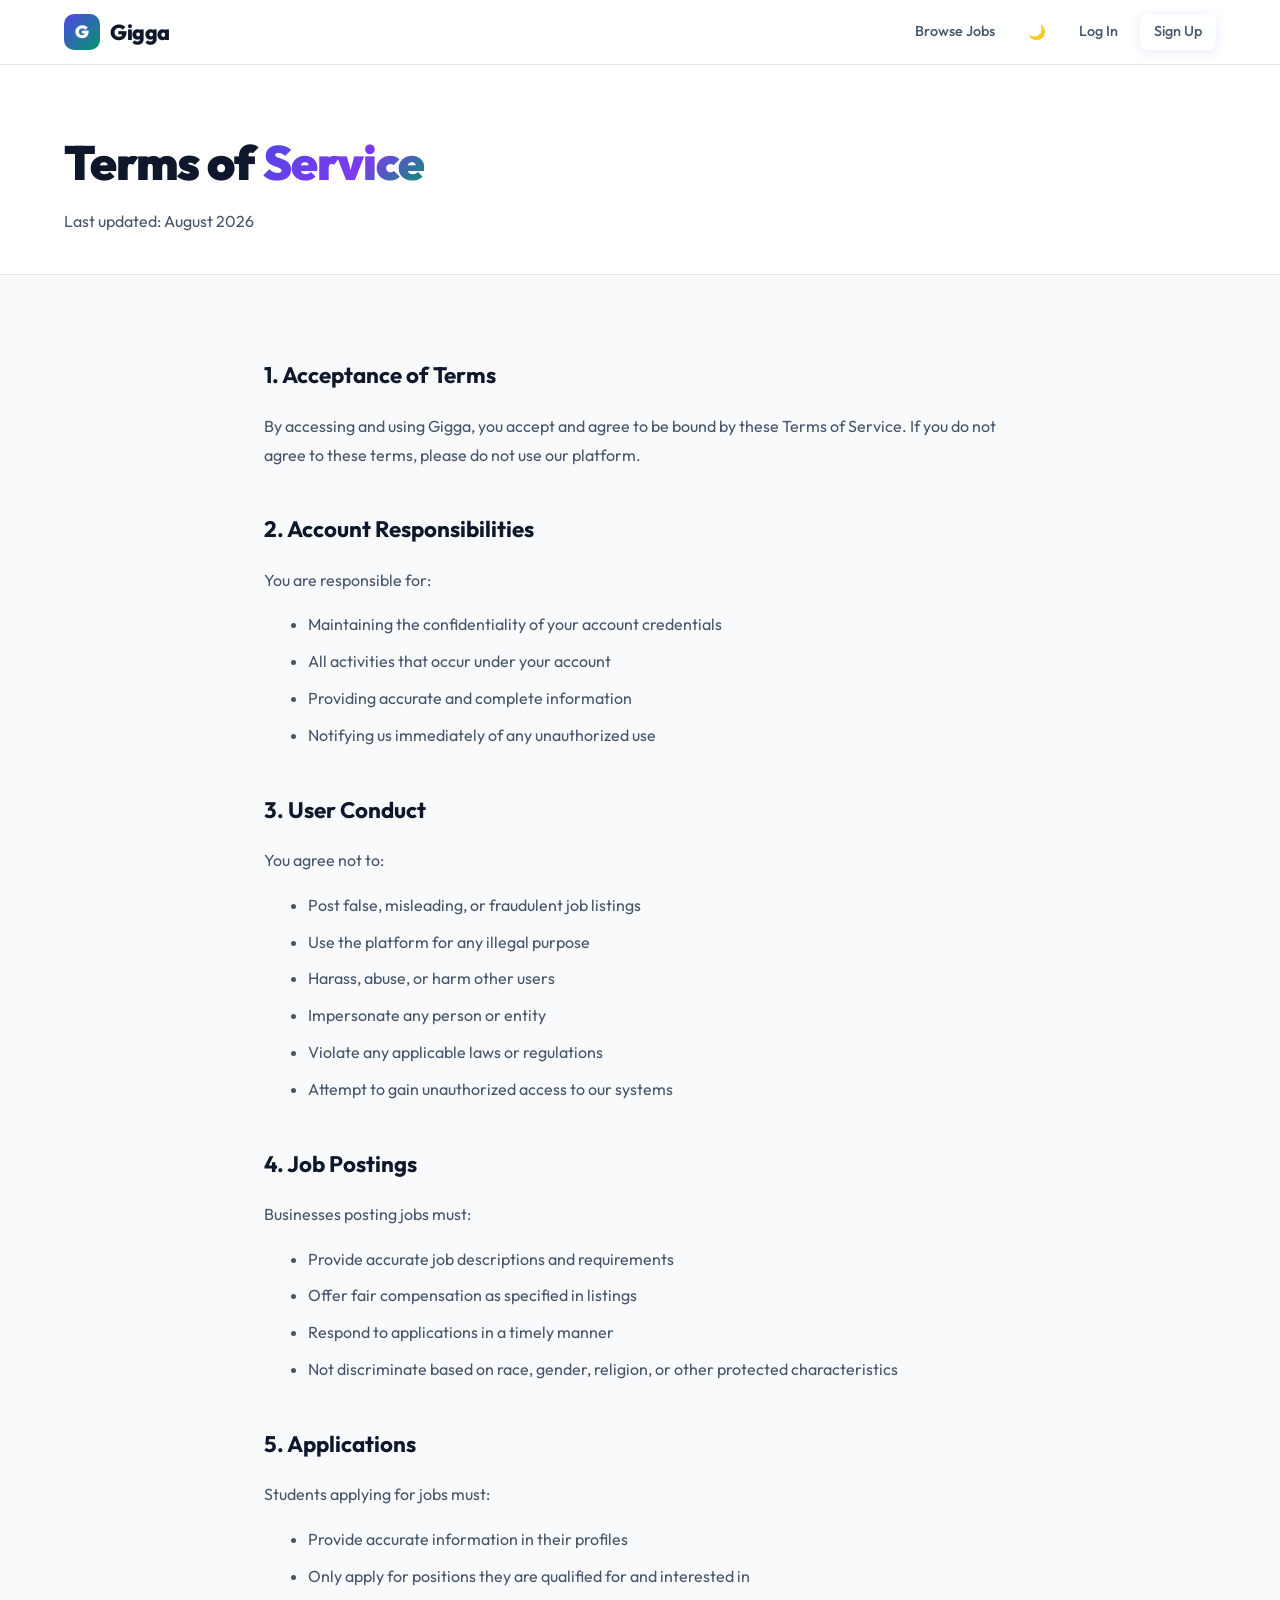
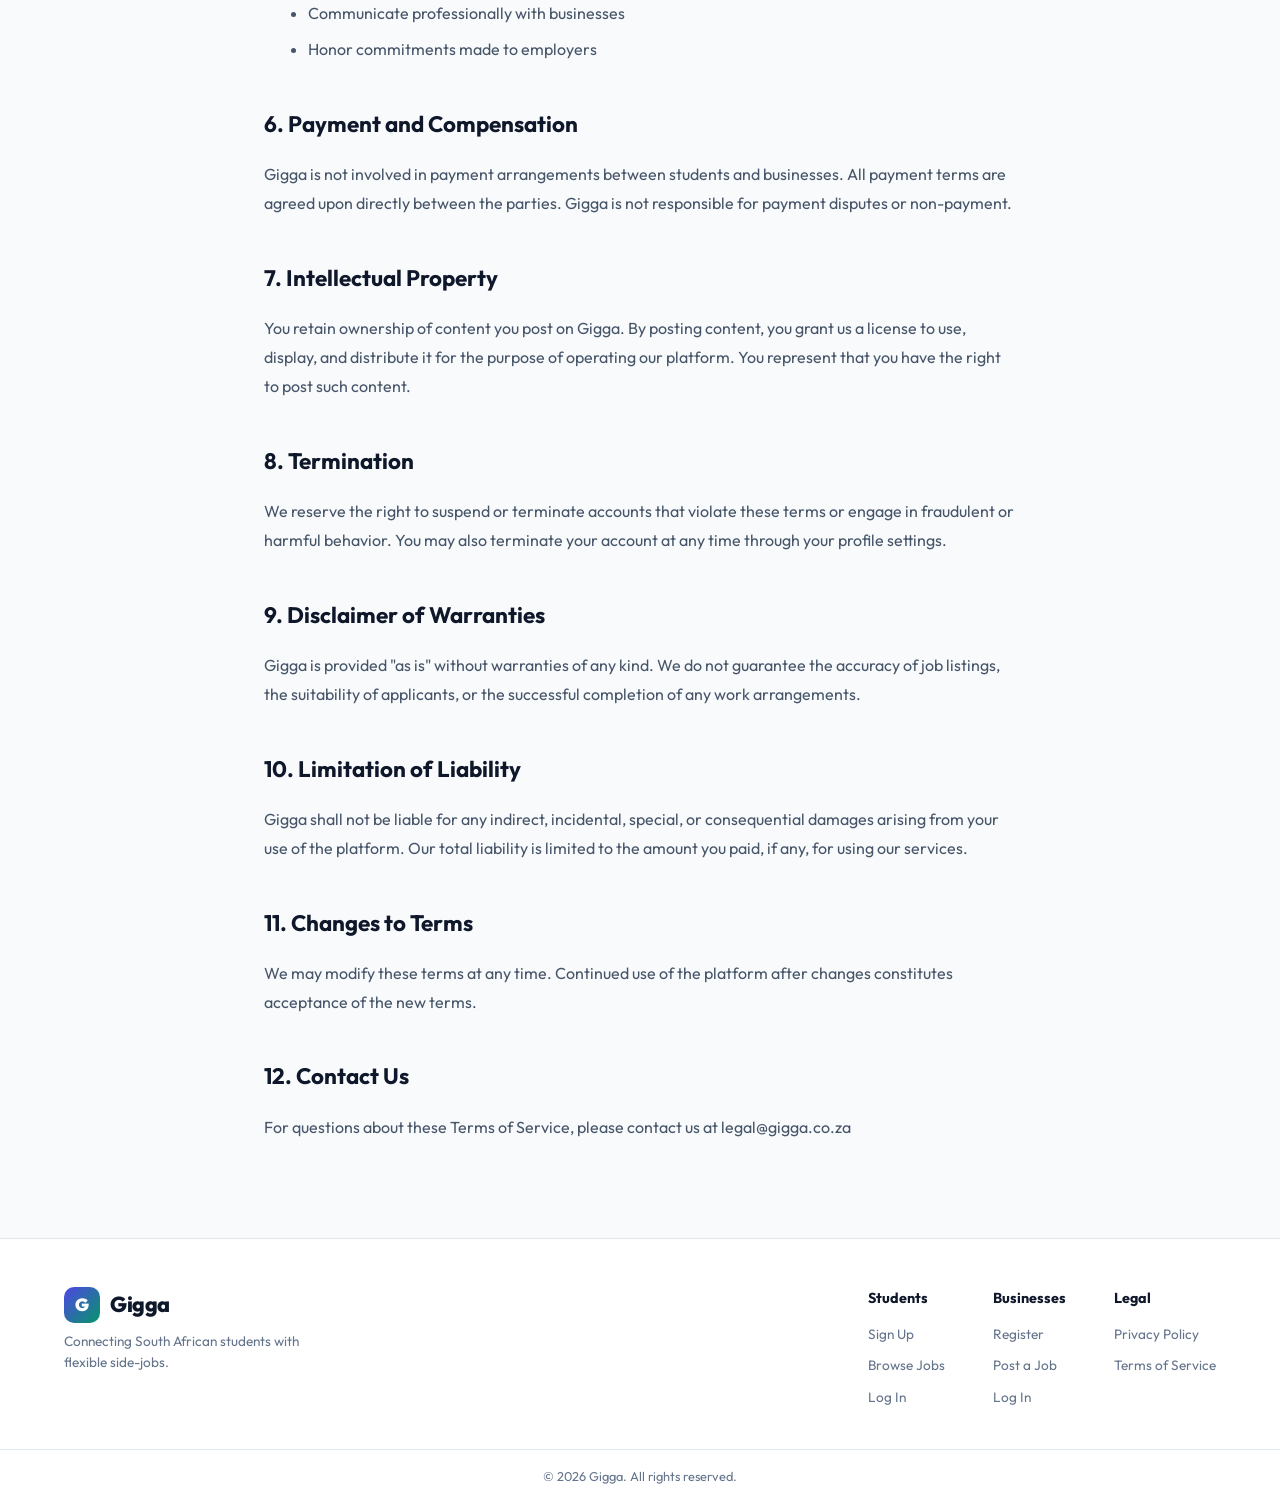
<file: terms-of-service.html>
<!DOCTYPE html>
<html lang="en">
<head>
  <meta charset="UTF-8" />
  <meta name="viewport" content="width=device-width, initial-scale=1.0" />
  <title>Terms of Service – Gigga</title>
  <meta name="description" content="Gigga's terms of service - rules and guidelines for using our platform." />
  <link rel="preconnect" href="https://fonts.googleapis.com" />
  <link rel="preconnect" href="https://fonts.gstatic.com" crossorigin />
  <link href="https://fonts.googleapis.com/css2?family=Outfit:wght@300;400;500;600;700;800;900&display=swap" rel="stylesheet" />
  <script>
    // Prevent flash of wrong theme
    (function() {
      const prefersDark = window.matchMedia('(prefers-color-scheme: dark)').matches;
      const saved = localStorage.getItem('darkMode');
      const isDark = saved === 'true' || (saved === null && prefersDark);
      if (isDark) document.documentElement.classList.add('dark-mode');
    })();
  </script>
  <link rel="stylesheet" href="style.css" />
</head>
<body class="inner-page">

  <!-- NAV -->
  <nav class="navbar scrolled" id="navbar">
    <div class="nav-inner">
      <a href="index.html" class="nav-logo">
        <span class="logo-icon">G</span>
        <span>Gigga</span>
      </a>
      <div class="nav-links" id="navLinks">
        <a href="jobs.html">Browse Jobs</a>
        <button class="dark-mode-toggle" id="darkModeToggle" aria-label="Toggle dark mode">🌙</button>
        <a href="login.html" id="navLogin" class="btn-ghost">Log In</a>
        <a href="register-student.html" id="navSignup" class="btn-primary-sm">Sign Up</a>
      </div>
      <button class="hamburger" id="hamburger" aria-label="Open menu">
        <span></span><span></span><span></span>
      </button>
    </div>
  </nav>

  <!-- PAGE HEADER -->
  <section class="page-header">
    <div class="container">
      <h1>Terms of <span class="gradient-text">Service</span></h1>
      <p>Last updated: August 2026</p>
    </div>
  </section>

  <!-- TERMS CONTENT -->
  <section class="section">
    <div class="container" style="max-width: 800px;">
      
      <div class="policy-content">
        <h2>1. Acceptance of Terms</h2>
        <p>By accessing and using Gigga, you accept and agree to be bound by these Terms of Service. If you do not agree to these terms, please do not use our platform.</p>

        <h2>2. Account Responsibilities</h2>
        <p>You are responsible for:</p>
        <ul>
          <li>Maintaining the confidentiality of your account credentials</li>
          <li>All activities that occur under your account</li>
          <li>Providing accurate and complete information</li>
          <li>Notifying us immediately of any unauthorized use</li>
        </ul>

        <h2>3. User Conduct</h2>
        <p>You agree not to:</p>
        <ul>
          <li>Post false, misleading, or fraudulent job listings</li>
          <li>Use the platform for any illegal purpose</li>
          <li>Harass, abuse, or harm other users</li>
          <li>Impersonate any person or entity</li>
          <li>Violate any applicable laws or regulations</li>
          <li>Attempt to gain unauthorized access to our systems</li>
        </ul>

        <h2>4. Job Postings</h2>
        <p>Businesses posting jobs must:</p>
        <ul>
          <li>Provide accurate job descriptions and requirements</li>
          <li>Offer fair compensation as specified in listings</li>
          <li>Respond to applications in a timely manner</li>
          <li>Not discriminate based on race, gender, religion, or other protected characteristics</li>
        </ul>

        <h2>5. Applications</h2>
        <p>Students applying for jobs must:</p>
        <ul>
          <li>Provide accurate information in their profiles</li>
          <li>Only apply for positions they are qualified for and interested in</li>
          <li>Communicate professionally with businesses</li>
          <li>Honor commitments made to employers</li>
        </ul>

        <h2>6. Payment and Compensation</h2>
        <p>Gigga is not involved in payment arrangements between students and businesses. All payment terms are agreed upon directly between the parties. Gigga is not responsible for payment disputes or non-payment.</p>

        <h2>7. Intellectual Property</h2>
        <p>You retain ownership of content you post on Gigga. By posting content, you grant us a license to use, display, and distribute it for the purpose of operating our platform. You represent that you have the right to post such content.</p>

        <h2>8. Termination</h2>
        <p>We reserve the right to suspend or terminate accounts that violate these terms or engage in fraudulent or harmful behavior. You may also terminate your account at any time through your profile settings.</p>

        <h2>9. Disclaimer of Warranties</h2>
        <p>Gigga is provided "as is" without warranties of any kind. We do not guarantee the accuracy of job listings, the suitability of applicants, or the successful completion of any work arrangements.</p>

        <h2>10. Limitation of Liability</h2>
        <p>Gigga shall not be liable for any indirect, incidental, special, or consequential damages arising from your use of the platform. Our total liability is limited to the amount you paid, if any, for using our services.</p>

        <h2>11. Changes to Terms</h2>
        <p>We may modify these terms at any time. Continued use of the platform after changes constitutes acceptance of the new terms.</p>

        <h2>12. Contact Us</h2>
        <p>For questions about these Terms of Service, please contact us at legal@gigga.co.za</p>
      </div>

    </div>
  </section>

  <!-- FOOTER -->
  <footer class="footer">
    <div class="container footer-inner">
      <div class="footer-brand">
        <a href="index.html" class="nav-logo">
          <span class="logo-icon">G</span>
          <span>Gigga</span>
        </a>
        <p>Connecting South African students with flexible side-jobs.</p>
      </div>
      <div class="footer-links">
        <div class="footer-col">
          <strong>Students</strong>
          <a href="register-student.html">Sign Up</a>
          <a href="jobs.html">Browse Jobs</a>
          <a href="login.html">Log In</a>
        </div>
        <div class="footer-col">
          <strong>Businesses</strong>
          <a href="register-business.html">Register</a>
          <a href="post-job.html">Post a Job</a>
          <a href="login.html">Log In</a>
        </div>
        <div class="footer-col">
          <strong>Legal</strong>
          <a href="privacy-policy.html">Privacy Policy</a>
          <a href="terms-of-service.html">Terms of Service</a>
        </div>
      </div>
    </div>
    <div class="footer-bottom">
      <p>© 2026 Gigga. All rights reserved.</p>
    </div>
  </footer>

  <script type="module" src="terms-of-service.js"></script>
</body>
</html>
</file>
<file: style.css>
/* =============================================
   GIGGA – GLOBAL STYLES
   ============================================= */

:root {
  --bg:          #f8fafc;
  --bg-2:        #ffffff;
  --bg-card:     #ffffff;
  --bg-card-2:   #f1f5f9;
  --border:      #e2e8f0;
  --border-hover:#cbd5e1;

  --accent:      #4f46e5;
  --accent-2:    #7c3aed;
  --accent-glow: rgba(79, 70, 229, 0.12);
  --green:       #059669;
  --amber:       #d97706;
  --red:         #dc2626;

  --text-1:  #0f172a;
  --text-2:  #475569;
  --text-3:  #64748b;

  --radius:   12px;
  --radius-lg:20px;
  --radius-xl:28px;

  --shadow:  0 4px 20px rgba(15, 23, 42, 0.05);
  --shadow-lg:0 8px 30px rgba(15, 23, 42, 0.08);

  --font: 'Outfit', sans-serif;
  --transition: 0.22s ease;
}

/* Dark Mode Variables - Gruvbox Dark Theme */
.dark-mode {
  --bg:          #1d2021;
  --bg-2:        #282828;
  --bg-card:     #282828;
  --bg-card-2:   #3c3836;
  --border:      #3c3836;
  --border-hover:#504945;

  --accent:      #d79921;
  --accent-2:    #fe8019;
  --accent-glow: rgba(215, 153, 33, 0.15);
  --green:       #98971a;
  --amber:       #d79921;
  --red:         #cc241d;

  --text-1:  #ebdbb2;
  --text-2:  #d5c4a1;
  --text-3:  #bdae93;

  --shadow:  0 4px 20px rgba(0, 0, 0, 0.4);
  --shadow-lg:0 8px 30px rgba(0, 0, 0, 0.5);
}

*, *::before, *::after { box-sizing: border-box; margin: 0; padding: 0; }

html { scroll-behavior: smooth; }

body {
  font-family: var(--font);
  background: var(--bg);
  color: var(--text-1);
  line-height: 1.6;
  min-height: 100vh;
  overflow-x: hidden;
}

a { color: inherit; text-decoration: none; }
img { max-width: 100%; display: block; }

.container {
  max-width: 1200px;
  margin: 0 auto;
  padding: 0 24px;
}

.section { padding: 80px 0; }
.hidden  { display: none !important; }
.center-btn { text-align: center; margin-top: 40px; }

/* =============================================
   GRADIENTS & EFFECTS
   ============================================= */
.gradient-text {
  background: linear-gradient(135deg, var(--accent) 0%, var(--accent-2) 60%, var(--green) 100%);
  -webkit-background-clip: text;
  -webkit-text-fill-color: transparent;
  background-clip: text;
}

/* =============================================
   NAVBAR
   ============================================= */
.navbar {
  position: fixed;
  top: 0; left: 0; right: 0;
  z-index: 1000;
  transition: background var(--transition), border-color var(--transition), backdrop-filter var(--transition);
  border-bottom: 1px solid transparent;
}

.navbar.scrolled {
  background: rgba(255,255,255,0.85);
  backdrop-filter: blur(16px);
  border-color: var(--border);
}

.nav-inner {
  max-width: 1200px;
  margin: 0 auto;
  padding: 0 24px;
  height: 64px;
  display: flex;
  align-items: center;
  justify-content: space-between;
  gap: 24px;
}

.nav-logo {
  display: flex;
  align-items: center;
  gap: 10px;
  font-size: 1.35rem;
  font-weight: 800;
  letter-spacing: -0.5px;
  color: var(--text-1);
  flex-shrink: 0;
}
.logo-icon {
  width: 36px; height: 36px;
  border-radius: 10px;
  background: linear-gradient(135deg, var(--accent), var(--green));
  display: flex; align-items: center; justify-content: center;
  font-size: 1.1rem; font-weight: 900; color: #fff;
}

.nav-links {
  display: flex;
  align-items: center;
  gap: 8px;
}

.nav-links a, .nav-links button {
  font-family: var(--font);
  font-size: 0.9rem;
  font-weight: 500;
  color: var(--text-2);
  padding: 6px 14px;
  border-radius: 8px;
  transition: color var(--transition), background var(--transition);
  background: none;
  border: none;
  cursor: pointer;
}
.nav-links a:hover, .nav-links button:hover,
.nav-links a.active { color: var(--text-1); }
.nav-links a.active { background: var(--accent-glow); }

.hamburger {
  display: none;
  flex-direction: column;
  gap: 5px;
  background: none;
  border: none;
  cursor: pointer;
  padding: 4px;
}
.hamburger span {
  display: block;
  width: 24px; height: 2px;
  background: var(--text-1);
  border-radius: 2px;
  transition: var(--transition);
}

/* =============================================
   BUTTONS
   ============================================= */
.btn-primary {
  display: inline-flex;
  align-items: center;
  justify-content: center;
  gap: 8px;
  padding: 12px 28px;
  border-radius: var(--radius);
  background: linear-gradient(135deg, var(--accent) 0%, var(--accent-2) 100%);
  color: #fff;
  font-family: var(--font);
  font-size: 0.95rem;
  font-weight: 600;
  border: none;
  cursor: pointer;
  transition: transform var(--transition), box-shadow var(--transition), opacity var(--transition);
  box-shadow: 0 4px 20px var(--accent-glow);
  text-decoration: none;
}
.btn-primary:hover {
  transform: translateY(-2px);
  box-shadow: 0 8px 32px var(--accent-glow);
}
.btn-primary:active { transform: translateY(0); }
.btn-primary.full { width: 100%; }
.btn-primary:disabled { opacity: 0.6; cursor: not-allowed; transform: none; }

.btn-primary-sm {
  display: inline-flex;
  align-items: center;
  justify-content: center;
  padding: 8px 18px;
  border-radius: 8px;
  background: linear-gradient(135deg, var(--accent) 0%, var(--accent-2) 100%);
  color: #fff;
  font-family: var(--font);
  font-size: 0.85rem;
  font-weight: 600;
  border: none;
  cursor: pointer;
  transition: transform var(--transition), box-shadow var(--transition);
  box-shadow: 0 2px 12px var(--accent-glow);
  text-decoration: none;
}
.btn-primary-sm:hover { transform: translateY(-1px); }

.btn-outline {
  display: inline-flex;
  align-items: center;
  justify-content: center;
  padding: 12px 28px;
  border-radius: var(--radius);
  background: transparent;
  color: var(--text-1);
  font-family: var(--font);
  font-size: 0.95rem;
  font-weight: 600;
  border: 1.5px solid var(--border-hover);
  cursor: pointer;
  transition: background var(--transition), border-color var(--transition), transform var(--transition);
  text-decoration: none;
}
.btn-outline:hover {
  background: rgba(0,0,0,0.03);
  border-color: var(--border-hover);
  transform: translateY(-1px);
}
.btn-outline.full { width: 100%; }

.btn-outline-sm {
  display: inline-flex;
  align-items: center;
  justify-content: center;
  padding: 7px 14px;
  border-radius: 8px;
  background: transparent;
  color: var(--text-1);
  font-family: var(--font);
  font-size: 0.82rem;
  font-weight: 500;
  border: 1.5px solid var(--border-hover);
  cursor: pointer;
  transition: background var(--transition), border-color var(--transition);
  text-decoration: none;
}
.btn-outline-sm:hover { background: rgba(0,0,0,0.03); }

.btn-google {
  display: inline-flex;
  align-items: center;
  justify-content: center;
  gap: 10px;
  padding: 12px 28px;
  border-radius: var(--radius);
  background: var(--bg-card);
  color: var(--text-1);
  font-family: var(--font);
  font-size: 0.95rem;
  font-weight: 600;
  border: 1.5px solid var(--border);
  cursor: pointer;
  transition: background var(--transition), border-color var(--transition), transform var(--transition);
  text-decoration: none;
}
.btn-google:hover {
  background: var(--bg-card-2);
  border-color: var(--border-hover);
  transform: translateY(-1px);
}
.btn-google svg {
  flex-shrink: 0;
}

.btn-ghost {
  display: inline-flex;
  align-items: center;
  justify-content: center;
  padding: 12px 20px;
  border-radius: var(--radius);
  background: transparent;
  color: var(--text-2);
  font-family: var(--font);
  font-size: 0.95rem;
  font-weight: 500;
  border: none;
  cursor: pointer;
  transition: color var(--transition);
  text-decoration: none;
}
.btn-ghost:hover { color: var(--text-1); }
.btn-ghost.full { width: 100%; }

/* =============================================
   PILLS & CHIPS
   ============================================= */
.pill {
  display: inline-block;
  padding: 4px 14px;
  border-radius: 999px;
  background: var(--accent-glow);
  color: var(--accent-2);
  font-size: 0.78rem;
  font-weight: 600;
  letter-spacing: 0.5px;
  text-transform: uppercase;
}
.pill-alt {
  background: rgba(5, 150, 105, 0.1);
  color: var(--green);
}
.pill-tag {
  display: inline-block;
  padding: 3px 10px;
  border-radius: 999px;
  background: var(--accent-glow);
  color: var(--accent-2);
  font-size: 0.75rem;
  font-weight: 600;
}

/* =============================================
   LANDING – HERO
   ============================================= */
.landing-page { padding-top: 0; }

.hero {
  position: relative;
  min-height: 100vh;
  display: flex;
  align-items: center;
  padding: 100px 24px 60px;
  overflow: hidden;
}

.hero-bg {
  position: absolute;
  inset: 0;
  z-index: 0;
  pointer-events: none;
}
.hero-blob {
  position: absolute;
  border-radius: 50%;
  filter: blur(100px);
  opacity: 0.08;
}
.blob-1 {
  width: 600px; height: 600px;
  background: var(--accent);
  top: -200px; left: -150px;
  animation: blobFloat 8s ease-in-out infinite;
}
.blob-2 {
  width: 400px; height: 400px;
  background: var(--green);
  bottom: -100px; right: 10%;
  animation: blobFloat 10s ease-in-out infinite reverse;
}
.blob-3 {
  width: 300px; height: 300px;
  background: #f59e0b;
  top: 40%; right: 30%;
  animation: blobFloat 12s ease-in-out infinite 2s;
}
@keyframes blobFloat {
  0%,100% { transform: translate(0,0) scale(1); }
  50% { transform: translate(30px,-40px) scale(1.05); }
}

.hero-content {
  position: relative;
  z-index: 1;
  max-width: 600px;
  flex: 1;
}
.hero-badge {
  display: inline-block;
  padding: 6px 16px;
  border-radius: 999px;
  background: var(--accent-glow);
  border: 1px solid rgba(79, 70, 229, 0.2);
  color: var(--accent-2);
  font-size: 0.85rem;
  font-weight: 600;
  margin-bottom: 20px;
}
.hero-title {
  font-size: clamp(2.8rem, 6vw, 5rem);
  font-weight: 900;
  line-height: 1.08;
  letter-spacing: -2px;
  margin-bottom: 24px;
}
.hero-sub {
  font-size: 1.1rem;
  color: var(--text-2);
  max-width: 480px;
  margin-bottom: 36px;
  line-height: 1.7;
}
.hero-actions {
  display: flex;
  gap: 16px;
  flex-wrap: wrap;
  margin-bottom: 48px;
}
.hero-stats {
  display: flex;
  gap: 40px;
}
.stat span {
  display: block;
  font-size: 2rem;
  font-weight: 800;
  background: linear-gradient(135deg, var(--accent-2), var(--green));
  -webkit-background-clip: text;
  -webkit-text-fill-color: transparent;
  background-clip: text;
}
.stat small {
  color: var(--text-3);
  font-size: 0.8rem;
  font-weight: 500;
}

.hero-visual {
  position: absolute;
  right: 80px;
  top: 50%;
  transform: translateY(-50%);
  width: 380px;
  height: 460px;
  z-index: 1;
  display: none;
}
@media (min-width: 1024px) { .hero-visual { display: block; } }

.floating-card {
  position: absolute;
  display: flex;
  align-items: center;
  gap: 12px;
  padding: 14px 18px;
  border-radius: var(--radius-lg);
  background: var(--bg-card);
  border: 1px solid var(--border);
  box-shadow: var(--shadow-lg);
  backdrop-filter: blur(10px);
  animation: floatCard 4s ease-in-out infinite;
}
.floating-card strong { display: block; font-size: 0.9rem; }
.floating-card small { color: var(--text-3); font-size: 0.75rem; }
.fc-icon { font-size: 1.5rem; }

.card-a { top: 40px; left: 0; animation-delay: 0s; }
.card-b { top: 160px; right: 0; animation-delay: 1s; }
.card-c { bottom: 160px; left: 20px; animation-delay: 2s; }
.card-d { bottom: 40px; right: 20px; animation-delay: 0.5s; }

@keyframes floatCard {
  0%,100% { transform: translateY(0); }
  50% { transform: translateY(-10px); }
}

/* =============================================
   SECTION HEADER
   ============================================= */
.section-header {
  text-align: center;
  margin-bottom: 56px;
}
.section-header h2 {
  font-size: clamp(2rem, 4vw, 2.8rem);
  font-weight: 800;
  letter-spacing: -1px;
  margin: 12px 0 10px;
}
.section-header p { color: var(--text-2); font-size: 1rem; }

/* =============================================
   HOW IT WORKS
   ============================================= */
.how-it-works { background: var(--bg-2); }

.steps-grid {
  display: grid;
  grid-template-columns: repeat(auto-fit, minmax(220px, 1fr));
  gap: 24px;
}
.step-card {
  background: var(--bg-card);
  border: 1px solid var(--border);
  border-radius: var(--radius-lg);
  padding: 32px 24px;
  position: relative;
  transition: transform var(--transition), border-color var(--transition), box-shadow var(--transition);
}
.step-card:hover {
  transform: translateY(-4px);
  border-color: var(--border-hover);
  box-shadow: var(--shadow-lg);
}
.step-num {
  font-size: 3rem;
  font-weight: 900;
  color: var(--accent-glow);
  position: absolute;
  top: 16px; right: 20px;
  line-height: 1;
}
.step-icon { font-size: 2rem; margin-bottom: 16px; }
.step-card h3 { font-size: 1.1rem; font-weight: 700; margin-bottom: 8px; }
.step-card p { color: var(--text-2); font-size: 0.9rem; }

/* =============================================
   FEATURED JOBS / JOBS GRID
   ============================================= */
.featured-jobs { background: var(--bg); }

.jobs-preview-grid,
.jobs-grid {
  display: grid;
  grid-template-columns: repeat(auto-fill, minmax(320px, 1fr));
  gap: 20px;
}

.job-card {
  background: var(--bg-card);
  border: 1px solid var(--border);
  border-radius: var(--radius-lg);
  padding: 20px;
  cursor: pointer;
  transition: all var(--transition);
  position: relative;
}
.job-card::before {
  content: '';
  position: absolute;
  inset: 0;
  background: linear-gradient(135deg, var(--accent-glow), transparent);
  opacity: 0;
  transition: opacity var(--transition);
}
.job-card:hover {
  transform: translateY(-4px);
  border-color: var(--accent);
  box-shadow: var(--shadow-lg);
}
.job-card:hover::before { opacity: 1; }

.job-card-header {
  display: flex;
  align-items: center;
  gap: 14px;
  margin-bottom: 14px;
}
.job-biz-logo {
  width: 44px; height: 44px;
  border-radius: 10px;
  background: linear-gradient(135deg, var(--accent), var(--green));
  display: flex; align-items: center; justify-content: center;
  font-size: 1.1rem;
  font-weight: 800;
  color: #fff;
  flex-shrink: 0;
  overflow: hidden;
}
.job-biz-logo img { width: 100%; height: 100%; object-fit: cover; }
.job-biz-name { font-size: 0.82rem; color: var(--text-3); }
.job-title { font-size: 1.05rem; font-weight: 700; margin-bottom: 4px; }

.job-tags {
  display: flex;
  flex-wrap: wrap;
  gap: 6px;
  margin: 12px 0;
}
.job-tag {
  padding: 3px 10px;
  border-radius: 999px;
  background: var(--bg-card-2);
  border: 1px solid var(--border);
  color: var(--text-3);
  font-size: 0.72rem;
  font-weight: 500;
}

.job-footer {
  display: flex;
  align-items: center;
  justify-content: space-between;
  margin-top: 16px;
  padding-top: 14px;
  border-top: 1px solid var(--border);
}
.job-pay {
  font-size: 0.92rem;
  font-weight: 700;
  color: var(--green);
}
.job-meta-info {
  display: flex;
  gap: 12px;
}
.job-meta-item {
  display: flex;
  align-items: center;
  gap: 4px;
  font-size: 0.78rem;
  color: var(--text-3);
}

.job-type-badge {
  display: inline-block;
  padding: 3px 10px;
  border-radius: 999px;
  font-size: 0.72rem;
  font-weight: 600;
  background: rgba(124,111,205,0.15);
  color: var(--accent-2);
}

.job-skeleton {
  background: var(--bg-card);
  border: 1px solid var(--border);
  border-radius: var(--radius-lg);
  height: 200px;
  animation: shimmer 1.4s ease-in-out infinite;
}
@keyframes shimmer {
  0% { opacity: 0.5; }
  50% { opacity: 1; }
  100% { opacity: 0.5; }
}

/* =============================================
   FOR BUSINESS SECTION
   ============================================= */
.for-business { background: var(--bg-2); }

.biz-flex {
  display: grid;
  grid-template-columns: 1fr 1fr;
  gap: 60px;
  align-items: center;
}
@media (max-width: 768px) { .biz-flex { grid-template-columns: 1fr; } }

.biz-text h2 {
  font-size: clamp(1.8rem, 3.5vw, 2.6rem);
  font-weight: 800;
  letter-spacing: -1px;
  margin: 12px 0 16px;
}
.biz-text p { color: var(--text-2); margin-bottom: 24px; line-height: 1.7; }
.biz-perks {
  list-style: none;
  display: flex;
  flex-direction: column;
  gap: 8px;
  margin-bottom: 32px;
}
.biz-perks li { color: var(--text-2); font-size: 0.95rem; }

.biz-card {
  background: var(--bg-card);
  border: 1px solid var(--border);
  border-radius: var(--radius-xl);
  padding: 28px;
  box-shadow: var(--shadow-lg);
}
.biz-card-header {
  display: flex;
  align-items: center;
  gap: 14px;
  margin-bottom: 20px;
  padding-bottom: 16px;
  border-bottom: 1px solid var(--border);
}
.biz-avatar {
  width: 44px; height: 44px;
  border-radius: 10px;
  background: linear-gradient(135deg, var(--accent), var(--accent-2));
  display: flex; align-items: center; justify-content: center;
  font-size: 1.2rem; font-weight: 700; color: #fff;
}
.biz-card-header strong { display: block; font-weight: 700; }
.biz-card-header small { color: var(--text-3); font-size: 0.8rem; }
.biz-job-item {
  display: flex;
  align-items: center;
  justify-content: space-between;
  padding: 12px 0;
  border-bottom: 1px solid var(--border);
  font-size: 0.9rem;
}
.biz-job-item:last-child { border-bottom: none; }

/* =============================================
   FOOTER
   ============================================= */
.footer {
  background: var(--bg-card);
  border-top: 1px solid var(--border);
  padding: 48px 0 0;
}
.footer-inner {
  display: grid;
  grid-template-columns: 1fr auto;
  gap: 40px;
  padding-bottom: 40px;
}
@media (max-width: 600px) { .footer-inner { grid-template-columns: 1fr; } }
.footer-brand p { color: var(--text-3); font-size: 0.85rem; margin-top: 8px; max-width: 240px; }
.footer-links { display: flex; gap: 48px; }
.footer-col {
  display: flex;
  flex-direction: column;
  gap: 10px;
}
.footer-col strong { color: var(--text-1); font-size: 0.9rem; margin-bottom: 4px; }
.footer-col a { color: var(--text-3); font-size: 0.85rem; transition: color var(--transition); }
.footer-col a:hover { color: var(--text-1); }
.footer-bottom {
  border-top: 1px solid var(--border);
  padding: 16px 24px;
  text-align: center;
}
.footer-bottom p { color: var(--text-3); font-size: 0.8rem; }

/* =============================================
   AUTH PAGES
   ============================================= */
.auth-page {
  display: flex;
  align-items: center;
  justify-content: center;
  min-height: 100vh;
  padding: 24px;
  background: var(--bg);
  position: relative;
}
.auth-page::before {
  content: '';
  position: fixed;
  inset: 0;
  background: radial-gradient(ellipse at 20% 40%, rgba(124,111,205,0.12) 0%, transparent 60%),
              radial-gradient(ellipse at 80% 70%, rgba(34,211,165,0.08) 0%, transparent 50%);
  pointer-events: none;
}

.auth-back {
  position: fixed;
  top: 20px; left: 20px;
  color: var(--text-3);
  font-size: 0.85rem;
  font-weight: 500;
  transition: color var(--transition);
  z-index: 10;
}
.auth-back:hover { color: var(--text-1); }

.auth-container {
  position: relative;
  z-index: 1;
  width: 100%;
  max-width: 480px;
  margin: auto;
}

.auth-card {
  background: var(--bg-card);
  border: 1px solid var(--border);
  border-radius: var(--radius-xl);
  padding: 40px;
  box-shadow: var(--shadow-lg);
}
.auth-card.wide { max-width: 560px; width: 100%; }
.auth-container:has(.wide) { max-width: 560px; }

.auth-logo {
  display: flex;
  align-items: center;
  gap: 10px;
  font-size: 1.3rem;
  font-weight: 800;
  margin-bottom: 24px;
}

.role-badge {
  display: inline-block;
  padding: 5px 14px;
  border-radius: 999px;
  font-size: 0.8rem;
  font-weight: 600;
  margin-bottom: 12px;
}
.student-badge { background: var(--accent-glow); color: var(--accent); }
.business-badge { background: rgba(5, 150, 105, 0.1); color: var(--green); }

.auth-card h1 {
  font-size: 1.7rem;
  font-weight: 800;
  letter-spacing: -0.5px;
  margin-bottom: 6px;
}
.auth-sub { color: var(--text-3); font-size: 0.9rem; margin-bottom: 28px; }

/* =============================================
   FORMS
   ============================================= */
.auth-form { display: flex; flex-direction: column; gap: 18px; }

.form-group { display: flex; flex-direction: column; gap: 6px; }
.form-group label {
  font-size: 0.83rem;
  font-weight: 600;
  color: var(--text-2);
  letter-spacing: 0.3px;
}
.form-group input,
.form-group select,
.form-group textarea {
  background: var(--bg-2);
  border: 1.5px solid var(--border);
  border-radius: var(--radius);
  padding: 11px 14px;
  color: var(--text-1);
  font-family: var(--font);
  font-size: 0.92rem;
  transition: border-color var(--transition), box-shadow var(--transition);
  width: 100%;
  outline: none;
  appearance: none;
}
.form-group input::placeholder,
.form-group textarea::placeholder { color: var(--text-3); }
.form-group input:focus,
.form-group select:focus,
.form-group textarea:focus {
  border-color: var(--accent);
  box-shadow: 0 0 0 3px var(--accent-glow);
}
.form-group select { background-image: url("data:image/svg+xml,%3Csvg xmlns='http://www.w3.org/2000/svg' fill='%2394a3b8' viewBox='0 0 16 16'%3E%3Cpath d='M7.247 11.14L2.451 5.658C1.885 5.013 2.345 4 3.204 4h9.592a1 1 0 0 1 .753 1.659l-4.796 5.48a1 1 0 0 1-1.506 0z'/%3E%3C/svg%3E"); background-repeat: no-repeat; background-position: right 12px center; background-size: 12px; padding-right: 36px; }
.form-group select option { background: var(--bg-card); }
.form-group textarea { resize: vertical; min-height: 80px; }

.form-row { display: grid; grid-template-columns: 1fr 1fr; gap: 16px; }
@media (max-width: 480px) { .form-row { grid-template-columns: 1fr; } }

.input-wrap { position: relative; }
.input-wrap input { padding-right: 44px; }
.toggle-pw {
  position: absolute;
  right: 12px; top: 50%;
  transform: translateY(-50%);
  background: none; border: none;
  cursor: pointer; font-size: 1rem;
  color: var(--text-3);
  padding: 0;
}

.form-actions { display: flex; gap: 12px; }

/* Auth messages */
.auth-msg {
  padding: 12px 16px;
  border-radius: var(--radius);
  font-size: 0.88rem;
  font-weight: 500;
  margin-bottom: 4px;
}
.auth-msg.success { background: rgba(5, 150, 105, 0.12); border: 1px solid rgba(5, 150, 105, 0.3); color: var(--green); }
.auth-msg.error   { background: rgba(220, 38, 38, 0.1); border: 1px solid rgba(220, 38, 38, 0.3); color: var(--red); }
.auth-msg.info    { background: var(--accent-glow); border: 1px solid rgba(79, 70, 229, 0.3); color: var(--accent); }

.auth-divider {
  display: flex;
  align-items: center;
  gap: 12px;
  margin: 20px 0;
  color: var(--text-3);
  font-size: 0.82rem;
}
.auth-divider::before, .auth-divider::after {
  content: '';
  flex: 1;
  height: 1px;
  background: var(--border);
}

.auth-alt-links { display: flex; flex-direction: column; gap: 10px; }

/* Multi-step form */
.form-step { display: none; flex-direction: column; gap: 18px; }
.form-step.active { display: flex; }
.step-title {
  font-size: 0.82rem;
  font-weight: 600;
  color: var(--accent-2);
  text-transform: uppercase;
  letter-spacing: 0.5px;
  margin-bottom: 4px;
}

/* Avatar upload */
.avatar-upload-wrap {
  display: flex;
  align-items: center;
  gap: 20px;
  padding: 16px;
  background: var(--bg-2);
  border-radius: var(--radius);
  border: 1.5px dashed var(--border);
}
.avatar-preview {
  width: 72px; height: 72px;
  border-radius: 50%;
  background: linear-gradient(135deg, var(--accent), var(--green));
  display: flex; align-items: center; justify-content: center;
  font-size: 1.6rem;
  font-weight: 700;
  color: #fff;
  cursor: pointer;
  overflow: hidden;
  flex-shrink: 0;
}
.avatar-preview.square { border-radius: var(--radius); }
.avatar-preview img { width: 100%; height: 100%; object-fit: cover; }
.avatar-upload-info { display: flex; flex-direction: column; gap: 6px; }
.avatar-upload-info small { color: var(--text-3); font-size: 0.75rem; }

/* CV Drop Zone */
.file-drop-zone {
  display: flex;
  flex-direction: column;
  align-items: center;
  gap: 8px;
  padding: 24px;
  border: 2px dashed var(--border);
  border-radius: var(--radius);
  cursor: pointer;
  transition: border-color var(--transition), background var(--transition);
  text-align: center;
}
.file-drop-zone:hover { border-color: var(--accent); background: rgba(124,111,205,0.05); }
.file-drop-zone.active { border-color: var(--green); background: rgba(34,211,165,0.05); }
.drop-icon { font-size: 2rem; }
#cvLabel { color: var(--text-2); font-size: 0.85rem; }

/* =============================================
   PAGE HEADER (inner pages)
   ============================================= */
.inner-page { padding-top: 64px; }

.page-header {
  padding: 60px 0 40px;
  background: var(--bg-2);
  border-bottom: 1px solid var(--border);
}
.page-header h1 {
  font-size: clamp(2rem, 5vw, 3rem);
  font-weight: 900;
  letter-spacing: -1px;
  margin-bottom: 8px;
}
.page-header p { color: var(--text-2); }

/* =============================================
   FILTERS BAR
   ============================================= */
.filters-bar {
  background: var(--bg-card);
  border-bottom: 1px solid var(--border);
  padding: 20px 0;
  position: sticky;
  top: 64px;
  z-index: 100;
}
.filters-bar .container {
  display: flex;
  flex-wrap: wrap;
  gap: 12px;
  align-items: center;
}
.search-wrap {
  position: relative;
  flex: 1;
  min-width: 200px;
}
.search-icon {
  position: absolute;
  left: 12px; top: 50%;
  transform: translateY(-50%);
  font-size: 0.9rem;
}
.search-wrap input {
  width: 100%;
  background: var(--bg-2);
  border: 1.5px solid var(--border);
  border-radius: var(--radius);
  padding: 9px 12px 9px 36px;
  color: var(--text-1);
  font-family: var(--font);
  font-size: 0.88rem;
  outline: none;
  transition: border-color var(--transition), box-shadow var(--transition);
}
.search-wrap input:focus {
  border-color: var(--accent);
  box-shadow: 0 0 0 3px var(--accent-glow);
}

.filter-chips { display: flex; flex-wrap: wrap; gap: 8px; }
.chip {
  padding: 6px 14px;
  border-radius: 999px;
  background: var(--bg-2);
  border: 1.5px solid var(--border);
  color: var(--text-3);
  font-family: var(--font);
  font-size: 0.8rem;
  font-weight: 500;
  cursor: pointer;
  transition: all var(--transition);
}
.chip:hover { border-color: var(--border-hover); color: var(--text-1); }
.chip.active {
  background: rgba(124,111,205,0.2);
  border-color: var(--accent);
  color: var(--accent-2);
}

.filter-selects { display: flex; gap: 10px; }
.filter-selects select {
  background: var(--bg-2);
  border: 1.5px solid var(--border);
  border-radius: var(--radius);
  padding: 8px 32px 8px 12px;
  color: var(--text-2);
  font-family: var(--font);
  font-size: 0.82rem;
  outline: none;
  cursor: pointer;
  appearance: none;
  background-image: url("data:image/svg+xml,%3Csvg xmlns='http://www.w3.org/2000/svg' fill='%2394a3b8' viewBox='0 0 16 16'%3E%3Cpath d='M7.247 11.14L2.451 5.658C1.885 5.013 2.345 4 3.204 4h9.592a1 1 0 0 1 .753 1.659l-4.796 5.48a1 1 0 0 1-1.506 0z'/%3E%3C/svg%3E");
  background-repeat: no-repeat;
  background-position: right 10px center;
  background-size: 10px;
  transition: border-color var(--transition);
}
.filter-selects select option { background: var(--bg-card); }
.filter-selects select:focus { border-color: var(--accent); outline: none; }

/* =============================================
   JOBS PAGE BODY
   ============================================= */
.jobs-section { padding: 40px 0 80px; }
.jobs-meta { color: var(--text-3); font-size: 0.85rem; margin-bottom: 20px; }

.empty-state {
  text-align: center;
  padding: 80px 24px;
  color: var(--text-3);
}
.empty-state span { font-size: 3rem; display: block; margin-bottom: 16px; }
.empty-state h3 { font-size: 1.2rem; font-weight: 700; color: var(--text-2); margin-bottom: 8px; }
.empty-state a { color: var(--accent-2); text-decoration: underline; }

/* =============================================
   JOB MODAL
   ============================================= */
.modal-overlay {
  position: fixed;
  inset: 0;
  z-index: 2000;
  background: rgba(0,0,0,0.6);
  backdrop-filter: blur(4px);
  display: flex;
  align-items: center;
  justify-content: center;
  padding: 24px;
  animation: fadeIn 0.2s ease;
}
@keyframes fadeIn { from { opacity: 0; } to { opacity: 1; } }

.modal-card {
  background: var(--bg-card);
  border: 1px solid var(--border);
  border-radius: var(--radius-xl);
  padding: 36px;
  max-width: 600px;
  width: 100%;
  max-height: 85vh;
  overflow-y: auto;
  position: relative;
  animation: slideUp 0.25s ease;
  box-shadow: var(--shadow-lg);
}
.modal-card.large-modal { max-width: 740px; }

@keyframes slideUp {
  from { transform: translateY(20px); opacity: 0; }
  to   { transform: translateY(0);    opacity: 1; }
}

.modal-close {
  position: absolute;
  top: 16px; right: 16px;
  background: rgba(0,0,0,0.05);
  border: none;
  color: var(--text-2);
  width: 32px; height: 32px;
  border-radius: 50%;
  font-size: 0.85rem;
  cursor: pointer;
  transition: background var(--transition), color var(--transition);
  display: flex; align-items: center; justify-content: center;
}
.modal-close:hover { background: rgba(0,0,0,0.1); color: var(--text-1); }

.modal-job-header {
  display: flex;
  gap: 16px;
  align-items: flex-start;
  margin-bottom: 20px;
}
.modal-biz-logo {
  width: 56px; height: 56px;
  border-radius: 12px;
  background: linear-gradient(135deg, var(--accent), var(--green));
  display: flex; align-items: center; justify-content: center;
  font-size: 1.4rem; font-weight: 800; color: #fff;
  flex-shrink: 0;
  overflow: hidden;
}
.modal-biz-logo img { width: 100%; height: 100%; object-fit: cover; }
.modal-job-title { font-size: 1.4rem; font-weight: 800; margin-bottom: 4px; }
.modal-biz-name { color: var(--text-2); font-size: 0.9rem; }
.modal-meta {
  display: flex;
  flex-wrap: wrap;
  gap: 12px;
  margin: 16px 0;
}
.modal-meta-item {
  display: flex;
  align-items: center;
  gap: 6px;
  padding: 6px 14px;
  background: var(--bg-2);
  border-radius: 999px;
  font-size: 0.82rem;
  color: var(--text-2);
}
.modal-section-title {
  font-size: 0.78rem;
  font-weight: 700;
  text-transform: uppercase;
  letter-spacing: 0.8px;
  color: var(--text-3);
  margin: 20px 0 8px;
}
.modal-body { color: var(--text-2); font-size: 0.93rem; line-height: 1.75; white-space: pre-wrap; }
.modal-apply-btn { margin-top: 24px; width: 100%; }

/* =============================================
   PAYMENT MODAL - TEMPORARILY DISABLED
   ============================================= */
/*
.modal {
  position: fixed;
  inset: 0;
  z-index: 2000;
  display: flex;
  align-items: center;
  justify-content: center;
  background: rgba(0, 0, 0, 0.5);
  animation: fadeIn 0.2s ease;
}

.modal-content {
  background: var(--bg-card);
  border: 1px solid var(--border);
  border-radius: var(--radius-xl);
  max-width: 500px;
  width: 90%;
  max-height: 90vh;
  overflow-y: auto;
  animation: slideUp 0.25s ease;
  box-shadow: var(--shadow-lg);
}

.modal-header {
  display: flex;
  justify-content: space-between;
  align-items: center;
  padding: 20px 24px;
  border-bottom: 1px solid var(--border);
}

.modal-header h3 {
  font-size: 1.25rem;
  font-weight: 700;
  color: var(--text-1);
  margin: 0;
}

.modal-close {
  background: none;
  border: none;
  font-size: 1.5rem;
  color: var(--text-3);
  cursor: pointer;
  width: 32px;
  height: 32px;
  border-radius: 8px;
  display: flex;
  align-items: center;
  justify-content: center;
  transition: background var(--transition);
}

.modal-close:hover {
  background: var(--bg-card-2);
  color: var(--text-1);
}

.modal-actions {
  display: flex;
  gap: 12px;
  justify-content: flex-end;
  padding: 20px 24px;
  border-top: 1px solid var(--border);
}

#paymentForm {
  padding: 24px;
}

#paymentForm .form-group {
  margin-bottom: 16px;
}

#paymentForm label {
  display: block;
  margin-bottom: 6px;
  font-weight: 500;
  color: var(--text-1);
  font-size: 0.9rem;
}

#paymentForm input,
#paymentForm select,
#paymentForm textarea {
  width: 100%;
  padding: 10px 12px;
  border: 1px solid var(--border);
  border-radius: var(--radius);
  background: var(--bg-2);
  color: var(--text-1);
  font-size: 0.95rem;
  transition: border-color var(--transition);
}

#paymentForm input:focus,
#paymentForm select:focus,
#paymentForm textarea:focus {
  outline: none;
  border-color: var(--accent);
}
*/

/* =============================================
   FORM PAGE (Post Job)
   ============================================= */
.form-section { background: var(--bg); }
.form-container { max-width: 700px; }

/* =============================================
   PROFILE PAGE
   ============================================= */
.profile-hero {
  background: var(--bg-2);
  border-bottom: 1px solid var(--border);
  padding: 60px 0 40px;
  position: relative;
  overflow: hidden;
}
.profile-hero::before {
  content: '';
  position: absolute;
  inset: 0;
  background: radial-gradient(ellipse at 30% 50%, rgba(124,111,205,0.1) 0%, transparent 60%);
}
.profile-hero-inner {
  display: flex;
  align-items: center;
  gap: 32px;
  position: relative;
  z-index: 1;
  flex-wrap: wrap;
}
.profile-avatar-wrap {
  position: relative;
  flex-shrink: 0;
}
.profile-avatar {
  width: 100px; height: 100px;
  border-radius: 50%;
  background: linear-gradient(135deg, var(--accent), var(--green));
  display: flex; align-items: center; justify-content: center;
  font-size: 2.2rem;
  font-weight: 800;
  color: #fff;
  overflow: hidden;
  border: 3px solid var(--border-hover);
}
.profile-avatar img { width: 100%; height: 100%; object-fit: cover; }
.avatar-edit-btn {
  position: absolute;
  bottom: 2px; right: 2px;
  width: 28px; height: 28px;
  border-radius: 50%;
  background: var(--accent);
  display: flex; align-items: center; justify-content: center;
  font-size: 0.75rem;
  cursor: pointer;
  border: 2px solid var(--bg-2);
}

.profile-hero-info { flex: 1; min-width: 200px; }
.profile-role-badge {
  display: inline-block;
  padding: 4px 12px;
  border-radius: 999px;
  font-size: 0.75rem;
  font-weight: 600;
  margin-bottom: 8px;
}
.profile-hero-info h1 {
  font-size: 2rem;
  font-weight: 800;
  letter-spacing: -0.5px;
  margin-bottom: 4px;
}
.profile-hero-info p { color: var(--text-2); margin-bottom: 12px; }
.profile-meta-tags { display: flex; flex-wrap: wrap; gap: 8px; }
.profile-meta-tag {
  display: flex;
  align-items: center;
  gap: 4px;
  font-size: 0.8rem;
  color: var(--text-3);
}

.profile-hero-actions { margin-left: auto; }

.profile-body { padding: 40px 0 80px; }
.profile-grid {
  display: grid;
  grid-template-columns: 280px 1fr;
  gap: 24px;
  align-items: start;
}
@media (max-width: 768px) { .profile-grid { grid-template-columns: 1fr; } }

.profile-sidebar { display: flex; flex-direction: column; gap: 16px; }
.profile-card {
  background: var(--bg-card);
  border: 1px solid var(--border);
  border-radius: var(--radius-lg);
  padding: 20px;
}
.profile-card h3 {
  font-size: 0.8rem;
  font-weight: 700;
  text-transform: uppercase;
  letter-spacing: 0.8px;
  color: var(--text-3);
  margin-bottom: 12px;
}
.profile-card p { color: var(--text-2); font-size: 0.9rem; }

.contact-item {
  display: flex;
  align-items: center;
  gap: 10px;
  padding: 6px 0;
  color: var(--text-2);
  font-size: 0.87rem;
  word-break: break-all;
}

.skills-tags { display: flex; flex-wrap: wrap; gap: 8px; }
.skill-tag {
  padding: 4px 12px;
  border-radius: 999px;
  background: var(--accent-glow);
  color: var(--accent);
  font-size: 0.78rem;
  font-weight: 500;
}

.cv-download-btn {
  display: inline-flex;
  align-items: center;
  gap: 8px;
  padding: 8px 14px;
  border-radius: var(--radius);
  background: rgba(5, 150, 105, 0.1);
  color: var(--green);
  font-size: 0.85rem;
  font-weight: 600;
  margin-bottom: 8px;
  transition: background var(--transition);
}
.cv-download-btn:hover { background: rgba(5, 150, 105, 0.18); }

.profile-main { display: flex; flex-direction: column; gap: 24px; }

.section-header-sm {
  display: flex;
  align-items: center;
  justify-content: space-between;
  margin-bottom: 16px;
}
.section-header-sm h2 { font-size: 1.2rem; font-weight: 700; }

/* Application card */
.application-card {
  background: var(--bg-card);
  border: 1px solid var(--border);
  border-radius: var(--radius-lg);
  padding: 20px;
  margin-bottom: 12px;
  display: flex;
  gap: 16px;
  align-items: center;
  transition: border-color var(--transition);
}
.application-card:hover { border-color: var(--border-hover); }
.app-logo {
  width: 44px; height: 44px;
  border-radius: 10px;
  background: linear-gradient(135deg, var(--accent), var(--green));
  display: flex; align-items: center; justify-content: center;
  font-size: 1rem; font-weight: 700; color: #fff;
  flex-shrink: 0;
  overflow: hidden;
}
.app-logo img { width: 100%; height: 100%; object-fit: cover; }
.app-info { flex: 1; }
.app-info strong { display: block; font-weight: 700; font-size: 0.95rem; margin-bottom: 2px; }
.app-info span { color: var(--text-3); font-size: 0.82rem; }
.app-status {
  padding: 4px 12px;
  border-radius: 999px;
  font-size: 0.75rem;
  font-weight: 600;
  flex-shrink: 0;
}
.status-pending  { background: rgba(245,158,11,0.15); color: var(--amber); }
.status-accepted { background: rgba(34,211,165,0.15); color: var(--green); }
.status-rejected { background: rgba(248,113,113,0.1); color: var(--red); }

/* My job cards (business) */
.my-job-card {
  background: var(--bg-card);
  border: 1px solid var(--border);
  border-radius: var(--radius-lg);
  padding: 20px 24px;
  margin-bottom: 12px;
  display: flex;
  gap: 16px;
  align-items: center;
  justify-content: space-between;
  flex-wrap: wrap;
  transition: border-color var(--transition);
}
.my-job-card:hover { border-color: var(--border-hover); }
.my-job-info strong { display: block; font-weight: 700; margin-bottom: 4px; }
.my-job-info span { color: var(--text-3); font-size: 0.82rem; }
.my-job-actions { display: flex; gap: 8px; align-items: center; }
.btn-danger-sm {
  padding: 6px 14px;
  border-radius: 8px;
  background: rgba(220, 38, 38, 0.1);
  color: var(--red);
  border: 1px solid rgba(220, 38, 38, 0.25);
  font-family: var(--font);
  font-size: 0.8rem;
  font-weight: 600;
  cursor: pointer;
  transition: background var(--transition);
}
.btn-danger-sm:hover { background: rgba(220, 38, 38, 0.2); }

/* Applicant card in modal */
.applicant-card {
  background: var(--bg-2);
  border: 1px solid var(--border);
  border-radius: var(--radius-lg);
  padding: 16px 20px;
  margin-bottom: 10px;
  display: flex;
  gap: 14px;
  align-items: center;
  flex-wrap: wrap;
}
.applicant-avatar {
  width: 44px; height: 44px;
  border-radius: 50%;
  background: linear-gradient(135deg, var(--accent), var(--accent-2));
  display: flex; align-items: center; justify-content: center;
  font-size: 1rem; font-weight: 700; color: #fff;
  flex-shrink: 0;
  overflow: hidden;
}
.applicant-avatar img { width: 100%; height: 100%; object-fit: cover; }
.applicant-info { flex: 1; min-width: 120px; }
.applicant-info strong { display: block; font-weight: 700; margin-bottom: 2px; }
.applicant-info span { color: var(--text-3); font-size: 0.8rem; }
.applicant-actions { display: flex; gap: 8px; margin-left: auto; }
.status-btn {
  padding: 6px 14px;
  border-radius: 8px;
  font-family: var(--font);
  font-size: 0.78rem;
  font-weight: 600;
  cursor: pointer;
  border: none;
  transition: opacity var(--transition);
}
.status-btn:hover { opacity: 0.85; }
.btn-accept { background: rgba(5, 150, 105, 0.15); color: var(--green); }
.btn-reject { background: rgba(220, 38, 38, 0.1); color: var(--red); }

/* EDIT MODAL FORM */
#editModal .auth-form { gap: 16px; }
#editModal h2 { font-size: 1.4rem; font-weight: 800; margin-bottom: 20px; }

/* Scrollbar */
::-webkit-scrollbar { width: 6px; }
::-webkit-scrollbar-track { background: var(--bg); }
::-webkit-scrollbar-thumb { background: var(--bg-card-2); border-radius: 3px; }
::-webkit-scrollbar-thumb:hover { background: var(--text-3); }

/* =============================================
   NEW FEATURE STYLES
   ============================================= */

/* Job Save Button */
.job-save-btn {
  position: absolute;
  top: 12px;
  right: 12px;
  background: rgba(255, 255, 255, 0.9);
  border: 1px solid var(--border);
  border-radius: 50%;
  width: 36px;
  height: 36px;
  display: flex;
  align-items: center;
  justify-content: center;
  font-size: 18px;
  cursor: pointer;
  transition: all var(--transition);
  z-index: 2;
  color: var(--text-3);
}

.dark-mode .job-save-btn {
  background: rgba(30, 41, 59, 0.9);
  border-color: var(--border);
}

.job-save-btn:hover {
  background: var(--bg-2);
  transform: scale(1.1);
  color: var(--accent);
}

.job-save-btn.saved {
  color: var(--red);
}

.job-save-btn.saved:hover {
  color: var(--red);
}

/* Loading States */
.btn-spinner {
  display: inline-block;
  width: 16px;
  height: 16px;
  border: 2px solid currentColor;
  border-radius: 50%;
  border-top-color: transparent;
  animation: spin 0.8s linear infinite;
}

@keyframes spin {
  to { transform: rotate(360deg); }
}

.loading-overlay {
  position: fixed;
  inset: 0;
  background: rgba(0, 0, 0, 0.5);
  display: flex;
  align-items: center;
  justify-content: center;
  z-index: 9999;
  backdrop-filter: blur(4px);
}

.loading-spinner {
  width: 48px;
  height: 48px;
  border: 4px solid var(--bg-2);
  border-top-color: var(--accent);
  border-radius: 50%;
  animation: spin 0.8s linear infinite;
}

/* Form Validation Errors */
.field-error {
  display: block;
  color: var(--red);
  font-size: 0.75rem;
  margin-top: 4px;
  font-weight: 500;
}

input.error, textarea.error, select.error {
  border-color: var(--red) !important;
  background: rgba(220, 38, 38, 0.05);
}

input.error:focus, textarea.error:focus, select.error:focus {
  outline: none;
  box-shadow: 0 0 0 3px rgba(220, 38, 38, 0.1);
}

/* Dark Mode Navbar */
.dark-mode .navbar.scrolled {
  background: rgba(15, 23, 42, 0.85);
  border-color: var(--border);
}

.dark-mode .nav-logo span {
  color: var(--text-1);
}

.dark-mode .nav-links a {
  color: var(--text-2);
}

.dark-mode .nav-links a:hover,
.dark-mode .nav-links a.active {
  color: var(--accent);
}

/* Password Strength Indicator */
.password-strength {
  display: flex;
  gap: 4px;
  margin-top: 8px;
  height: 4px;
}

.strength-bar {
  flex: 1;
  background: var(--bg-card-2);
  border-radius: 2px;
  transition: background var(--transition);
}

.strength-bar.weak { background: var(--red); }
.strength-bar.medium { background: var(--amber); }
.strength-bar.strong { background: var(--green); }

.strength-text {
  font-size: 0.75rem;
  margin-top: 4px;
  color: var(--text-3);
}

.strength-text.weak { color: var(--red); }
.strength-text.medium { color: var(--amber); }
.strength-text.strong { color: var(--green); }

/* Focus Styles for Accessibility */
*:focus-visible {
  outline: 2px solid var(--accent);
  outline-offset: 2px;
}

button:focus-visible,
a:focus-visible,
input:focus-visible,
textarea:focus-visible,
select:focus-visible {
  outline: 2px solid var(--accent);
  outline-offset: 2px;
}

/* Skip Link for Accessibility */
.skip-link {
  position: absolute;
  top: -40px;
  left: 0;
  background: var(--accent);
  color: white;
  padding: 8px 16px;
  z-index: 10001;
  transition: top var(--transition);
}

.skip-link:focus {
  top: 0;
}

/* Dark Mode Toggle */
.dark-mode-toggle {
  background: none;
  border: 1px solid var(--border);
  border-radius: 50%;
  width: 40px;
  height: 40px;
  display: flex;
  align-items: center;
  justify-content: center;
  cursor: pointer;
  font-size: 18px;
  transition: all var(--transition);
  color: var(--text-2);
}

.dark-mode-toggle:hover {
  background: var(--bg-card-2);
  color: var(--text-1);
}

/* Message Thread Styles */
.message-thread {
  max-height: 400px;
  overflow-y: auto;
  display: flex;
  flex-direction: column;
  gap: 12px;
}

.message-bubble {
  max-width: 80%;
  padding: 12px 16px;
  border-radius: 16px;
  font-size: 0.9rem;
  line-height: 1.4;
}

.message-bubble.sent {
  background: var(--accent);
  color: white;
  align-self: flex-end;
  border-bottom-right-radius: 4px;
}

.message-bubble.received {
  background: var(--bg-card-2);
  align-self: flex-start;
  border-bottom-left-radius: 4px;
}

.dark-mode .message-bubble.received {
  background: var(--bg-card);
}

.message-time {
  font-size: 0.7rem;
  opacity: 0.7;
  margin-top: 4px;
}

/* Saved Jobs Card */
.saved-job-card {
  background: var(--bg-card);
  border: 1px solid var(--border);
  border-radius: var(--radius);
  padding: 16px;
  display: flex;
  gap: 16px;
  align-items: center;
  transition: all var(--transition);
}

.saved-job-card:hover {
  border-color: var(--accent);
  box-shadow: var(--shadow);
}

.saved-job-logo {
  width: 48px;
  height: 48px;
  border-radius: 8px;
  background: var(--bg-card-2);
  display: flex;
  align-items: center;
  justify-content: center;
  font-size: 1.2rem;
  font-weight: 700;
  flex-shrink: 0;
  overflow: hidden;
}

.saved-job-logo img {
  width: 100%;
  height: 100%;
  object-fit: cover;
}

.saved-job-info {
  flex: 1;
  min-width: 0;
}

.saved-job-info strong {
  display: block;
  font-weight: 600;
  margin-bottom: 4px;
}

.saved-job-info span {
  color: var(--text-3);
  font-size: 0.85rem;
}

/* Notification Badge */
.notification-badge {
  position: absolute;
  top: -4px;
  right: -4px;
  background: var(--red);
  color: white;
  font-size: 0.7rem;
  font-weight: 700;
  width: 18px;
  height: 18px;
  border-radius: 50%;
  display: flex;
  align-items: center;
  justify-content: center;
}

/* Cookie Consent Banner */
.cookie-banner {
  position: fixed;
  bottom: 0;
  left: 0;
  right: 0;
  background: var(--bg-card);
  border-top: 1px solid var(--border);
  padding: 16px 24px;
  display: flex;
  align-items: center;
  justify-content: space-between;
  gap: 16px;
  z-index: 9998;
  box-shadow: var(--shadow-lg);
}

.cookie-banner p {
  flex: 1;
  font-size: 0.9rem;
  color: var(--text-2);
}

.cookie-buttons {
  display: flex;
  gap: 12px;
}

@media (max-width: 600px) {
  .cookie-banner {
    flex-direction: column;
    text-align: center;
  }
  
  .cookie-buttons {
    width: 100%;
  }
  
  .cookie-buttons button {
    flex: 1;
  }
}

/* Messages Container */
.messages-container {
  display: grid;
  grid-template-columns: 350px 1fr;
  gap: 24px;
  background: var(--bg-card);
  border-radius: var(--radius-lg);
  border: 1px solid var(--border);
  overflow: hidden;
  min-height: 600px;
}

.dark-mode .messages-container {
  background: var(--bg-2);
}

/* Conversations List */
.conversations-list {
  border-right: 1px solid var(--border);
  display: flex;
  flex-direction: column;
}

.conversations-header {
  padding: 20px;
  border-bottom: 1px solid var(--border);
}

.conversations-header h3 {
  font-size: 1.1rem;
  font-weight: 700;
  margin: 0;
}

#conversations {
  flex: 1;
  overflow-y: auto;
}

.conversation-item {
  padding: 16px 20px;
  border-bottom: 1px solid var(--border);
  cursor: pointer;
  transition: background var(--transition);
  display: flex;
  gap: 12px;
  align-items: center;
  position: relative;
}

.conversation-item:hover {
  background: var(--bg-card-2);
}

.conversation-item:last-child {
  border-bottom: none;
}

.conversation-avatar {
  width: 44px;
  height: 44px;
  border-radius: 50%;
  background: linear-gradient(135deg, var(--accent), var(--accent-2));
  display: flex;
  align-items: center;
  justify-content: center;
  font-size: 1rem;
  font-weight: 700;
  color: white;
  flex-shrink: 0;
  overflow: hidden;
}

.conversation-avatar img {
  width: 100%;
  height: 100%;
  object-fit: cover;
}

.conversation-info {
  flex: 1;
  min-width: 0;
}

.conversation-header {
  display: flex;
  justify-content: space-between;
  align-items: center;
  margin-bottom: 4px;
}

.conversation-header strong {
  font-weight: 600;
  font-size: 0.95rem;
}

.conversation-time {
  font-size: 0.75rem;
  color: var(--text-3);
}

.conversation-preview {
  display: flex;
  align-items: center;
  gap: 6px;
  font-size: 0.85rem;
  color: var(--text-3);
}

.conversation-preview .job-tag {
  font-size: 0.7rem;
  padding: 2px 6px;
}

/* Message Thread Container */
.message-thread-container {
  display: flex;
  flex-direction: column;
  height: 600px;
}

.thread-header {
  padding: 16px 20px;
  border-bottom: 1px solid var(--border);
  display: flex;
  align-items: center;
  gap: 12px;
}

.btn-back {
  background: none;
  border: none;
  color: var(--text-2);
  cursor: pointer;
  font-size: 0.9rem;
  padding: 4px 8px;
  border-radius: 6px;
  transition: background var(--transition);
}

.btn-back:hover {
  background: var(--bg-card-2);
  color: var(--text-1);
}

.thread-header-info h3 {
  font-size: 1rem;
  font-weight: 600;
  margin: 0;
}

.thread-header-info span {
  font-size: 0.8rem;
  color: var(--text-3);
}

.message-thread {
  flex: 1;
  overflow-y: auto;
  padding: 20px;
  display: flex;
  flex-direction: column;
  gap: 12px;
}

.message-input-container {
  padding: 16px 20px;
  border-top: 1px solid var(--border);
}

.message-form {
  display: flex;
  gap: 12px;
}

.message-form input {
  flex: 1;
  padding: 12px 16px;
  border: 1px solid var(--border);
  border-radius: var(--radius);
  font-family: var(--font);
  font-size: 0.95rem;
  background: var(--bg-2);
  color: var(--text-1);
  transition: border-color var(--transition);
}

.message-form input:focus {
  outline: none;
  border-color: var(--accent);
}

.dark-mode .message-form input {
  background: var(--bg);
  border-color: var(--border);
}

.message-form button {
  padding: 12px 24px;
  white-space: nowrap;
}

@media (max-width: 768px) {
  .messages-container {
    grid-template-columns: 1fr;
  }
  
  .conversations-list.hidden {
    display: none;
  }
  
  .message-thread-container.hidden {
    display: none;
  }
  
  .message-thread-container {
    height: 500px;
  }
}

/* FAQ Styles */
.faq-category {
  margin-bottom: 48px;
}

.faq-category h2 {
  font-size: 1.5rem;
  font-weight: 700;
  margin-bottom: 24px;
  color: var(--text-1);
}

.faq-item {
  border: 1px solid var(--border);
  border-radius: var(--radius);
  margin-bottom: 12px;
  overflow: hidden;
  background: var(--bg-card);
}

.dark-mode .faq-item {
  background: var(--bg-2);
}

.faq-question {
  width: 100%;
  padding: 20px 24px;
  background: none;
  border: none;
  display: flex;
  justify-content: space-between;
  align-items: center;
  cursor: pointer;
  font-family: var(--font);
  font-size: 1rem;
  font-weight: 500;
  color: var(--text-1);
  text-align: left;
  transition: background var(--transition);
}

.faq-question:hover {
  background: var(--bg-card-2);
}

.faq-icon {
  font-size: 1.5rem;
  font-weight: 300;
  color: var(--accent);
  transition: transform var(--transition);
}

.faq-answer {
  max-height: 0;
  overflow: hidden;
  transition: max-height 0.3s ease-out, padding 0.3s ease-out;
  padding: 0 24px;
}

.faq-answer.open {
  max-height: 500px;
  padding: 0 24px 20px;
}

.faq-answer p {
  color: var(--text-2);
  line-height: 1.6;
  padding-top: 8px;
}

/* Policy Content Styles */
.policy-content {
  color: var(--text-2);
  line-height: 1.8;
}

.policy-content h2 {
  font-size: 1.4rem;
  font-weight: 700;
  margin-top: 40px;
  margin-bottom: 16px;
  color: var(--text-1);
}

.policy-content h2:first-child {
  margin-top: 0;
}

.policy-content p {
  margin-bottom: 16px;
}

.policy-content ul {
  margin: 16px 0 24px 24px;
  padding-left: 20px;
}

.policy-content ul li {
  margin-bottom: 8px;
  list-style-type: disc;
}

.policy-content strong {
  color: var(--text-1);
  font-weight: 600;
}

/* =============================================
   RESPONSIVE
   ============================================= */
@media (max-width: 768px) {
  .nav-links { display: none; }
  .nav-links.open {
    display: flex;
    flex-direction: column;
    position: fixed;
    inset: 64px 0 0 0;
    background: var(--bg-card);
    border-top: 1px solid var(--border);
    padding: 20px 24px;
    gap: 4px;
    z-index: 999;
  }
  .hamburger { display: flex; }
  .hero { padding: 100px 24px 60px; text-align: center; justify-content: center; }
  .hero-actions { justify-content: center; }
  .hero-stats { justify-content: center; }
  .auth-card { padding: 28px 20px; }
  .form-row { grid-template-columns: 1fr; }
}
</file>
